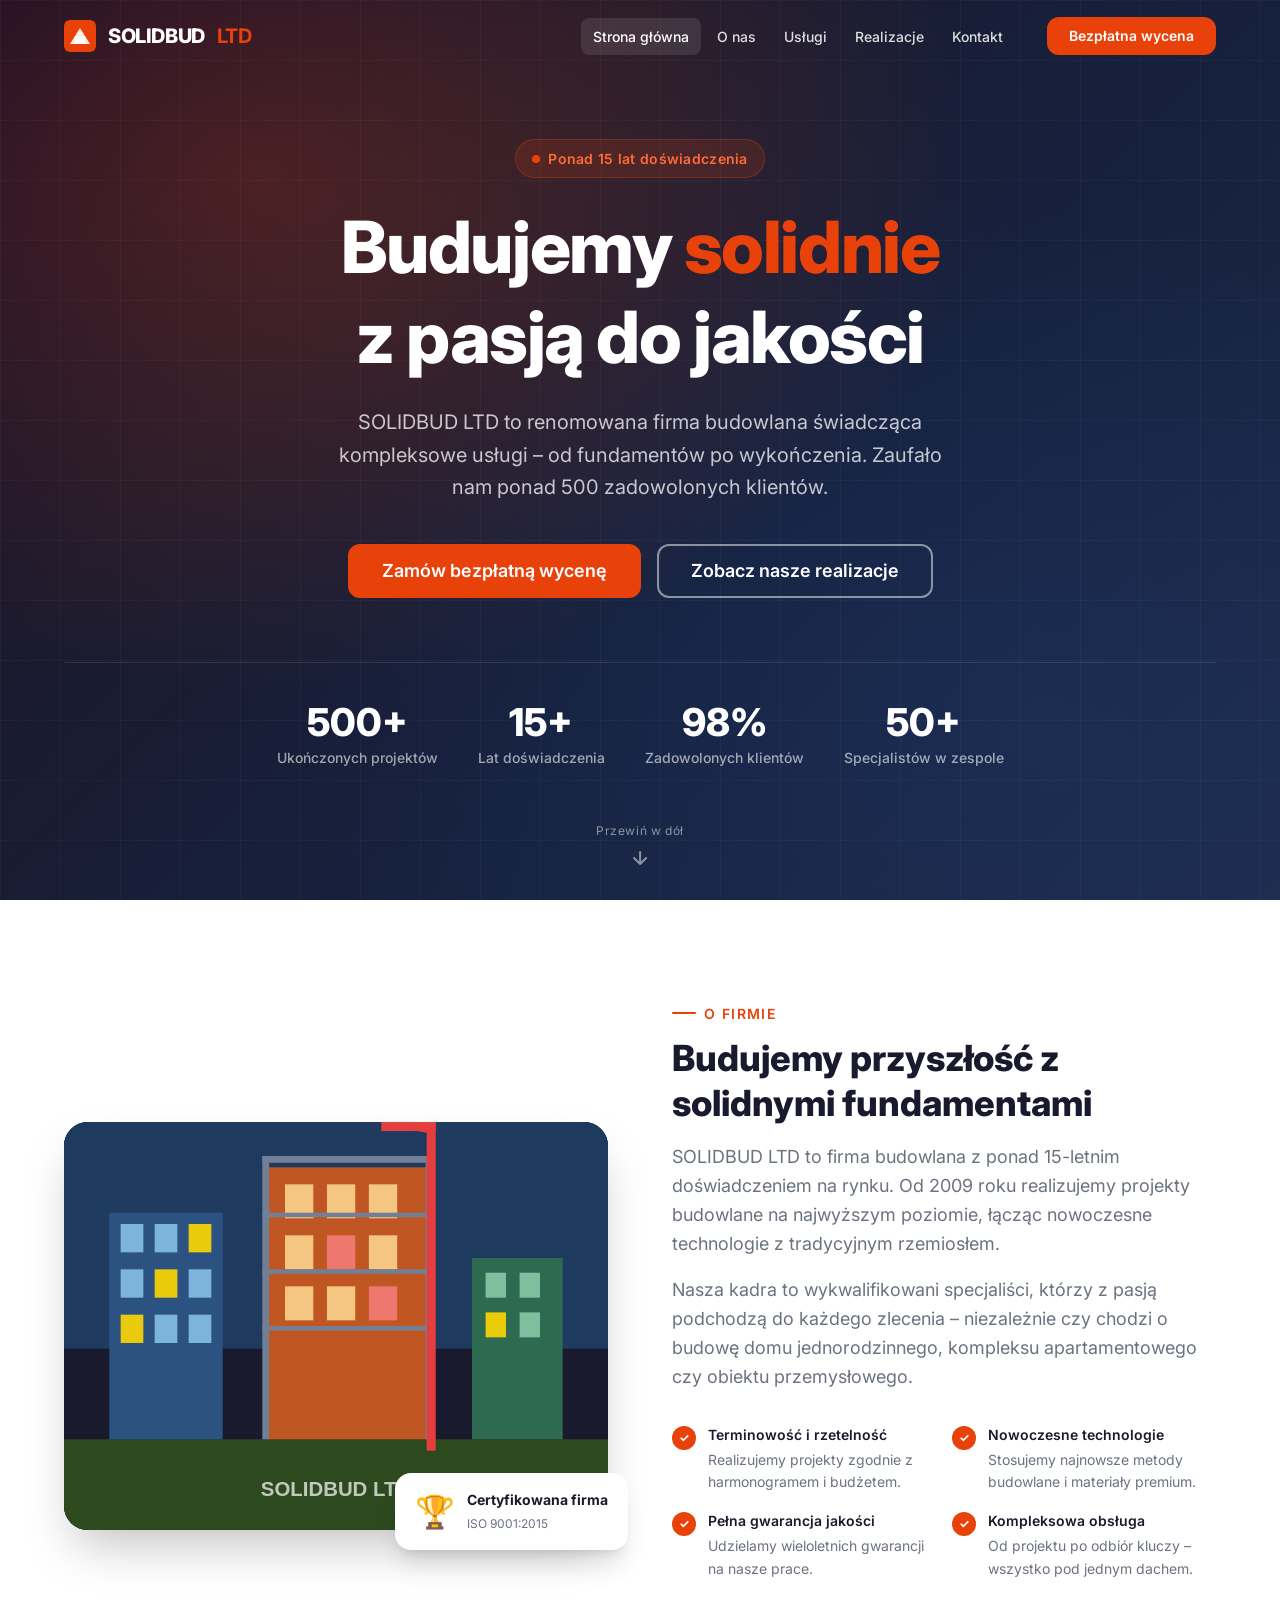
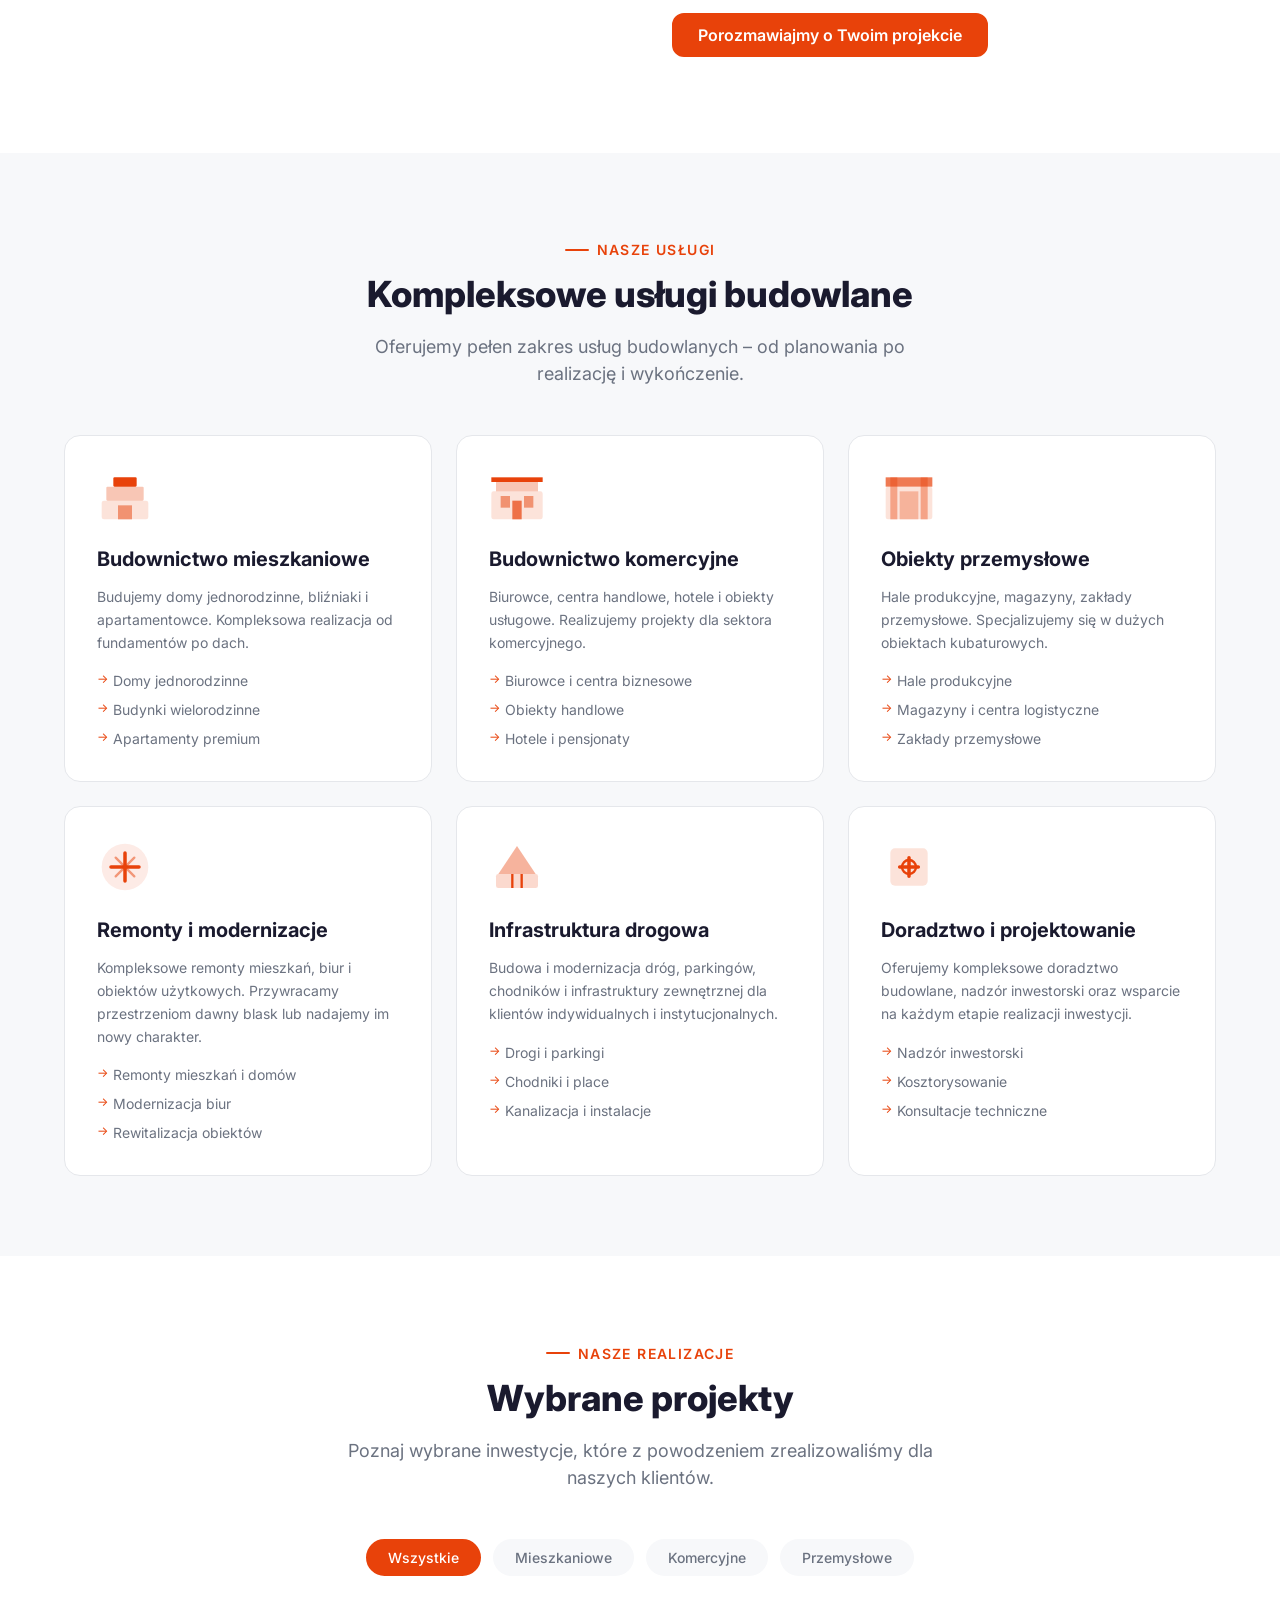
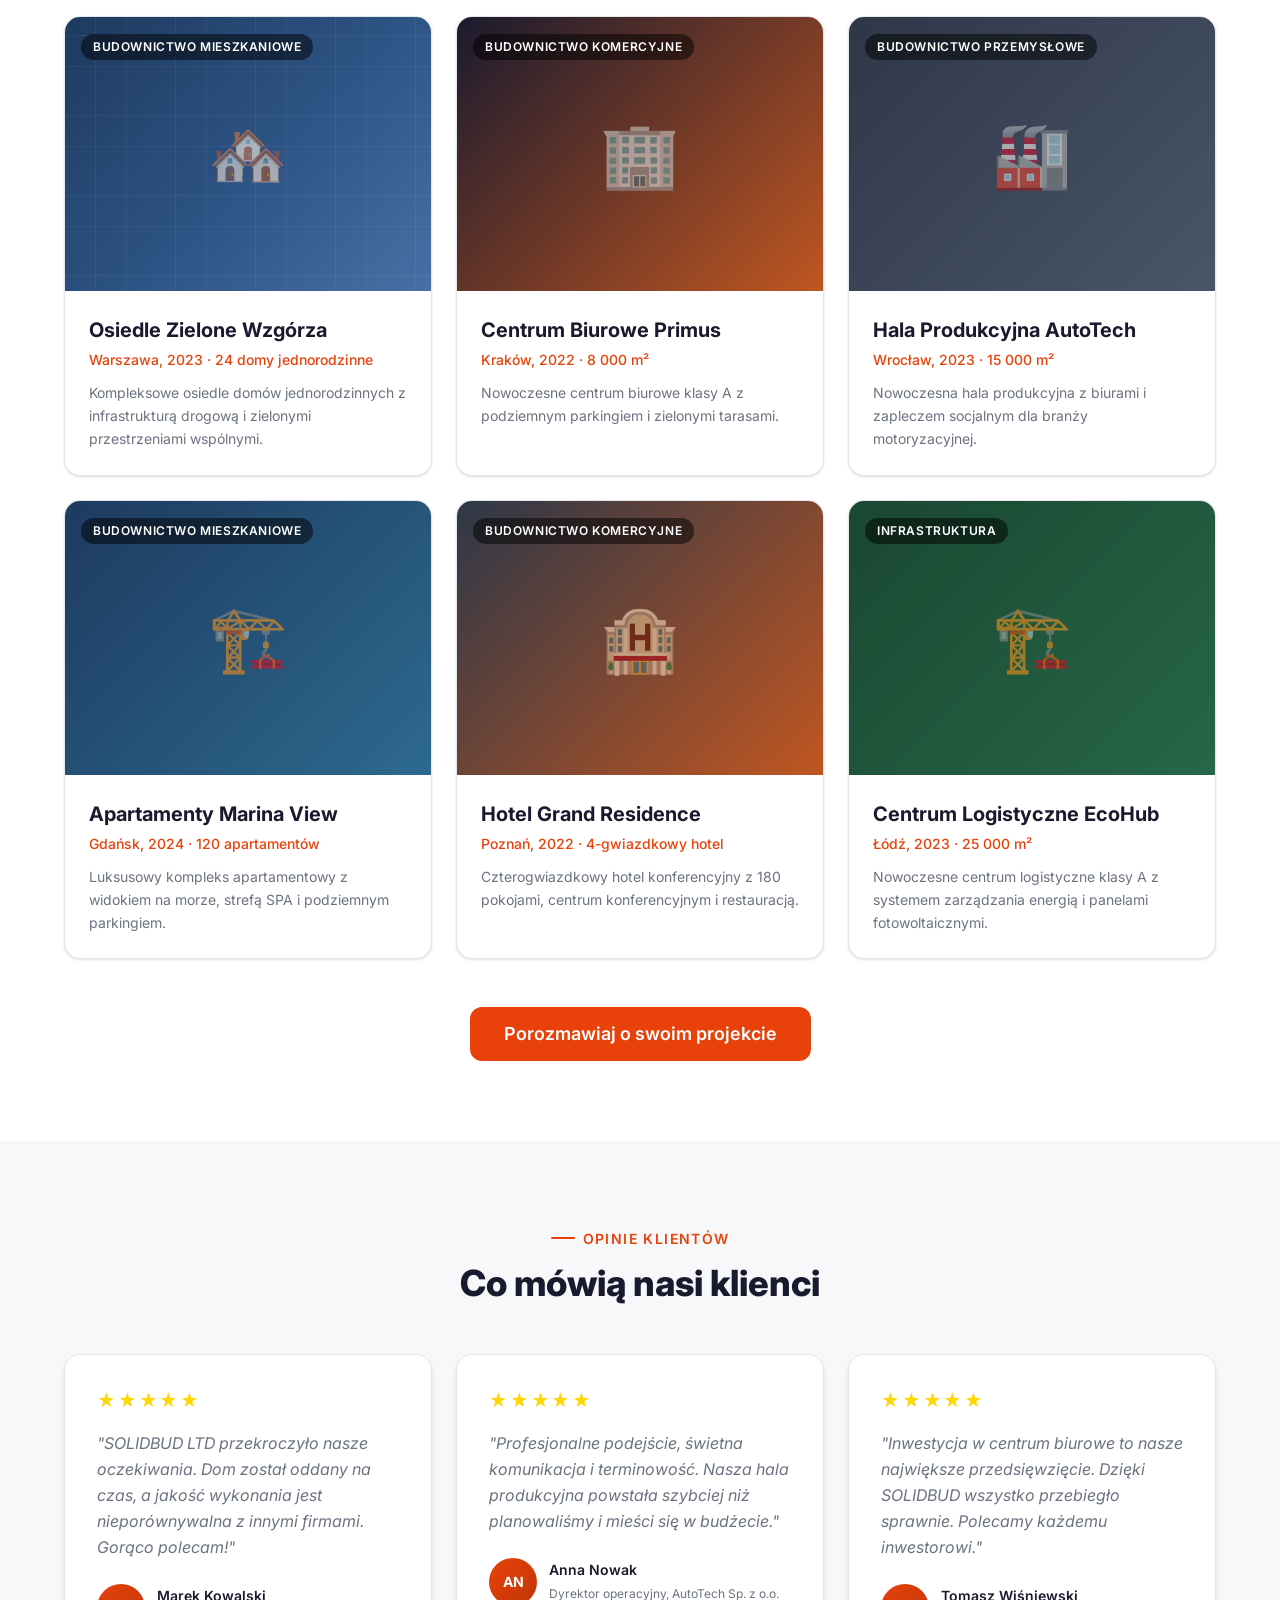
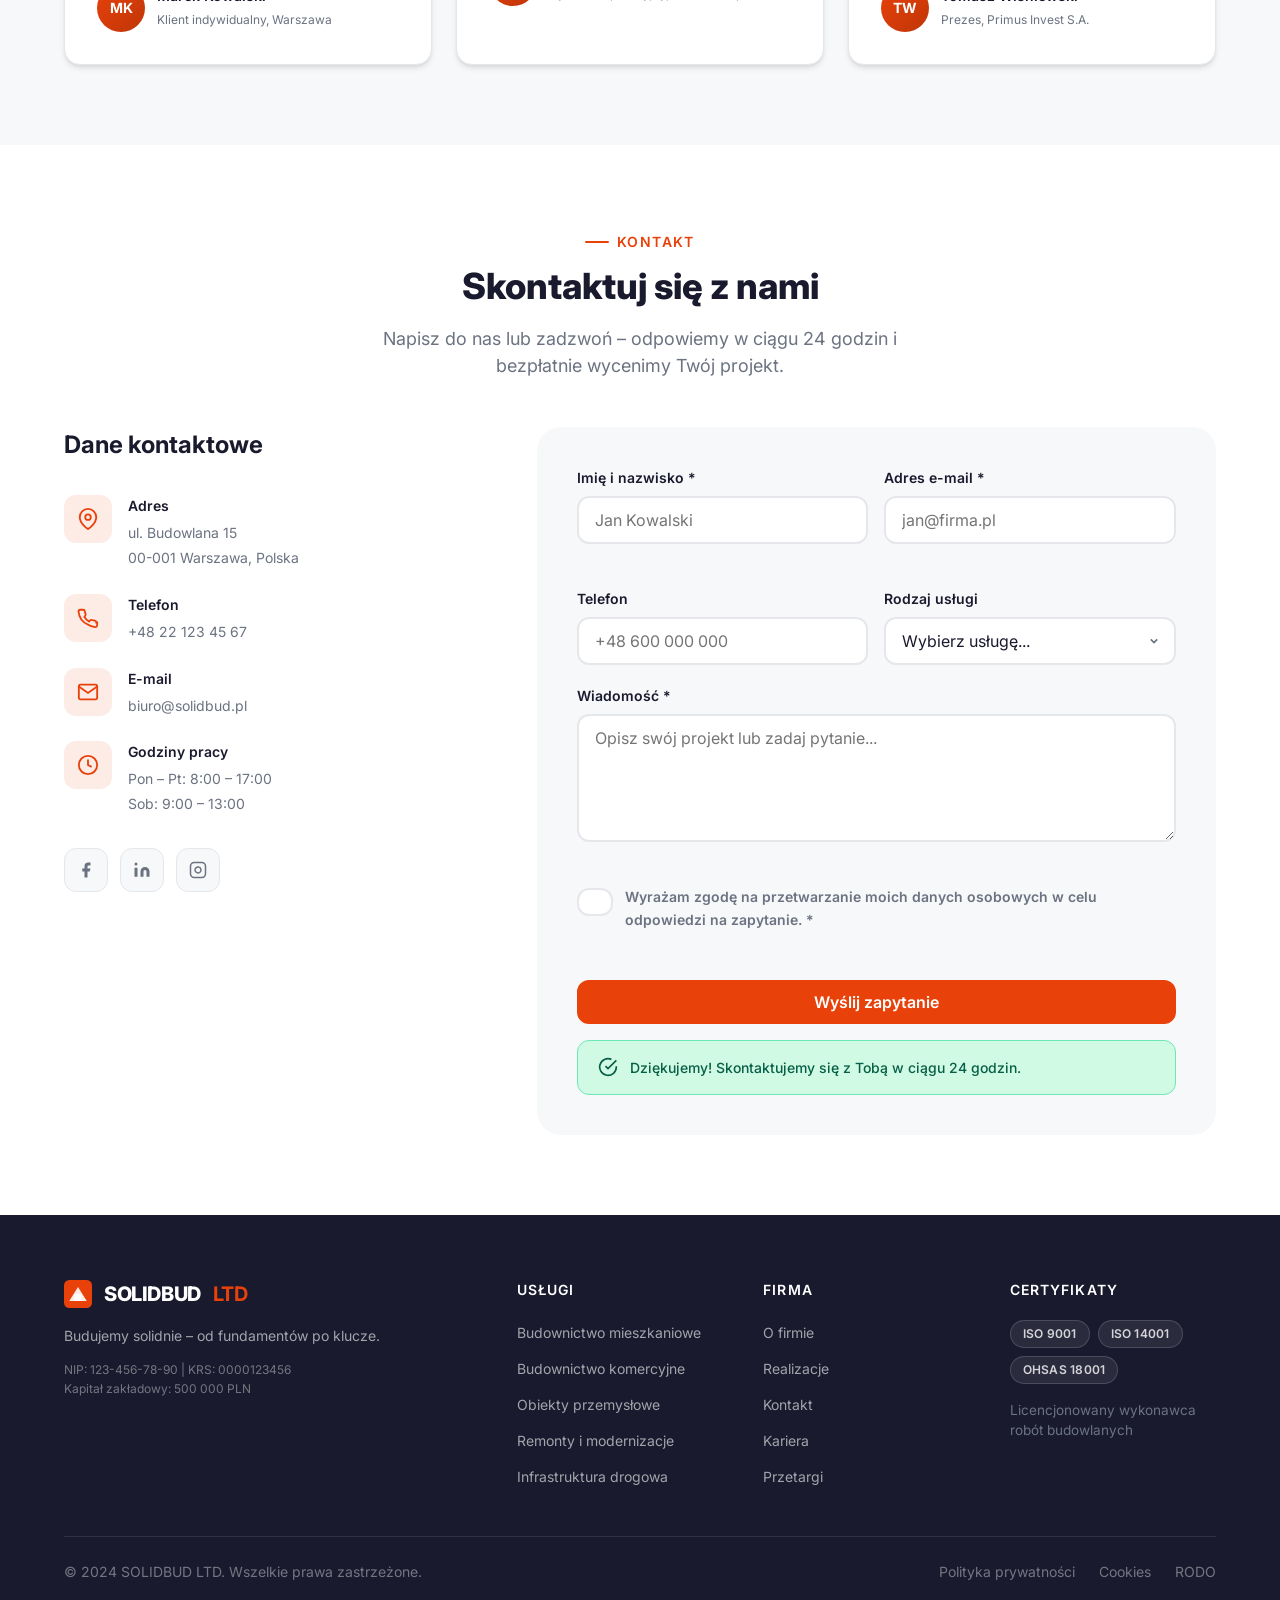
<file: index.html>
<!DOCTYPE html>
<html lang="pl">
<head>
  <meta charset="UTF-8" />
  <meta name="viewport" content="width=device-width, initial-scale=1.0" />
  <meta name="description" content="SOLIDBUD LTD – profesjonalne usługi budowlane i remontowe. Budownictwo mieszkaniowe, komercyjne i przemysłowe najwyższej jakości." />
  <meta name="keywords" content="budowa, remonty, budownictwo, SOLIDBUD, firma budowlana, Polska" />
  <title>SOLIDBUD LTD – Profesjonalne Usługi Budowlane</title>
  <link rel="stylesheet" href="css/style.css" />
  <link rel="preconnect" href="https://fonts.googleapis.com" />
  <link rel="preconnect" href="https://fonts.gstatic.com" crossorigin />
  <link href="https://fonts.googleapis.com/css2?family=Inter:wght@300;400;500;600;700;800&display=swap" rel="stylesheet" />
</head>
<body>

  <!-- ===== NAVIGATION ===== -->
  <header class="header" id="header">
    <nav class="nav container">
      <a href="#home" class="nav__logo">
        <span class="nav__logo-icon">
          <svg width="32" height="32" viewBox="0 0 32 32" fill="none" xmlns="http://www.w3.org/2000/svg" aria-hidden="true">
            <rect width="32" height="32" rx="6" fill="#E8420A"/>
            <path d="M6 24L16 8L26 24H6Z" fill="white" opacity="0.9"/>
            <rect x="12" y="16" width="8" height="8" fill="white"/>
          </svg>
        </span>
        SOLIDBUD <span class="nav__logo-ltd">LTD</span>
      </a>

      <ul class="nav__menu" id="nav-menu">
        <li class="nav__item"><a href="#home" class="nav__link active">Strona główna</a></li>
        <li class="nav__item"><a href="#about" class="nav__link">O nas</a></li>
        <li class="nav__item"><a href="#services" class="nav__link">Usługi</a></li>
        <li class="nav__item"><a href="#projects" class="nav__link">Realizacje</a></li>
        <li class="nav__item"><a href="#contact" class="nav__link">Kontakt</a></li>
      </ul>

      <a href="#contact" class="btn btn--primary nav__cta">Bezpłatna wycena</a>

      <button class="nav__toggle" id="nav-toggle" aria-label="Otwórz menu" aria-expanded="false">
        <span></span><span></span><span></span>
      </button>
    </nav>
  </header>

  <!-- ===== HERO ===== -->
  <section class="hero" id="home">
    <div class="hero__bg"></div>
    <div class="container hero__content">
      <span class="hero__badge">Ponad 15 lat doświadczenia</span>
      <h1 class="hero__title">
        Budujemy <span class="hero__title--accent">solidnie</span><br/>z pasją do jakości
      </h1>
      <p class="hero__subtitle">
        SOLIDBUD LTD to renomowana firma budowlana świadcząca kompleksowe usługi – od fundamentów po wykończenia. Zaufało nam ponad 500 zadowolonych klientów.
      </p>
      <div class="hero__actions">
        <a href="#contact" class="btn btn--primary btn--lg">Zamów bezpłatną wycenę</a>
        <a href="#projects" class="btn btn--outline btn--lg">Zobacz nasze realizacje</a>
      </div>
      <div class="hero__stats">
        <div class="stat">
          <span class="stat__number">500+</span>
          <span class="stat__label">Ukończonych projektów</span>
        </div>
        <div class="stat">
          <span class="stat__number">15+</span>
          <span class="stat__label">Lat doświadczenia</span>
        </div>
        <div class="stat">
          <span class="stat__number">98%</span>
          <span class="stat__label">Zadowolonych klientów</span>
        </div>
        <div class="stat">
          <span class="stat__number">50+</span>
          <span class="stat__label">Specjalistów w zespole</span>
        </div>
      </div>
    </div>
    <div class="hero__scroll-indicator">
      <span>Przewiń w dół</span>
      <svg width="20" height="20" viewBox="0 0 20 20" fill="none" aria-hidden="true"><path d="M10 4v12M4 10l6 6 6-6" stroke="currentColor" stroke-width="2" stroke-linecap="round" stroke-linejoin="round"/></svg>
    </div>
  </section>

  <!-- ===== ABOUT ===== -->
  <section class="about section" id="about">
    <div class="container">
      <div class="about__grid">
        <div class="about__visual">
          <div class="about__image-wrapper">
            <div class="about__image about__image--main">
              <svg viewBox="0 0 480 360" xmlns="http://www.w3.org/2000/svg" aria-hidden="true">
                <rect width="480" height="360" fill="#1a1a2e"/>
                <!-- Sky -->
                <rect width="480" height="200" fill="#1e3a5f"/>
                <!-- Ground -->
                <rect y="280" width="480" height="80" fill="#2d4a1e"/>
                <!-- Building 1 -->
                <rect x="40" y="80" width="100" height="200" fill="#2c5282"/>
                <rect x="50" y="90" width="20" height="25" fill="#90cdf4" opacity="0.8"/>
                <rect x="80" y="90" width="20" height="25" fill="#90cdf4" opacity="0.8"/>
                <rect x="110" y="90" width="20" height="25" fill="#ffd700" opacity="0.9"/>
                <rect x="50" y="130" width="20" height="25" fill="#90cdf4" opacity="0.8"/>
                <rect x="80" y="130" width="20" height="25" fill="#ffd700" opacity="0.9"/>
                <rect x="110" y="130" width="20" height="25" fill="#90cdf4" opacity="0.8"/>
                <rect x="50" y="170" width="20" height="25" fill="#ffd700" opacity="0.9"/>
                <rect x="80" y="170" width="20" height="25" fill="#90cdf4" opacity="0.8"/>
                <rect x="110" y="170" width="20" height="25" fill="#90cdf4" opacity="0.8"/>
                <!-- Building 2 (main, under construction) -->
                <rect x="180" y="40" width="140" height="240" fill="#c05621"/>
                <rect x="195" y="55" width="25" height="30" fill="#fbd38d" opacity="0.9"/>
                <rect x="232" y="55" width="25" height="30" fill="#fbd38d" opacity="0.9"/>
                <rect x="269" y="55" width="25" height="30" fill="#fbd38d" opacity="0.9"/>
                <rect x="195" y="100" width="25" height="30" fill="#fbd38d" opacity="0.9"/>
                <rect x="232" y="100" width="25" height="30" fill="#fc8181" opacity="0.8"/>
                <rect x="269" y="100" width="25" height="30" fill="#fbd38d" opacity="0.9"/>
                <rect x="195" y="145" width="25" height="30" fill="#fbd38d" opacity="0.9"/>
                <rect x="232" y="145" width="25" height="30" fill="#fbd38d" opacity="0.9"/>
                <rect x="269" y="145" width="25" height="30" fill="#fc8181" opacity="0.8"/>
                <!-- Scaffold -->
                <rect x="175" y="30" width="6" height="250" fill="#718096"/>
                <rect x="319" y="30" width="6" height="250" fill="#718096"/>
                <rect x="175" y="30" width="150" height="6" fill="#718096"/>
                <rect x="175" y="80" width="150" height="4" fill="#718096"/>
                <rect x="175" y="130" width="150" height="4" fill="#718096"/>
                <rect x="175" y="180" width="150" height="4" fill="#718096"/>
                <!-- Building 3 -->
                <rect x="360" y="120" width="80" height="160" fill="#2d6a4f"/>
                <rect x="372" y="133" width="18" height="22" fill="#95d5b2" opacity="0.8"/>
                <rect x="402" y="133" width="18" height="22" fill="#95d5b2" opacity="0.8"/>
                <rect x="372" y="168" width="18" height="22" fill="#ffd700" opacity="0.9"/>
                <rect x="402" y="168" width="18" height="22" fill="#95d5b2" opacity="0.8"/>
                <!-- Crane -->
                <rect x="320" y="0" width="8" height="290" fill="#e53e3e"/>
                <rect x="280" y="0" width="48" height="8" fill="#e53e3e"/>
                <line x1="320" y1="8" x2="280" y2="0" stroke="#e53e3e" stroke-width="3"/>
                <!-- SOLIDBUD text -->
                <text x="240" y="330" font-family="Arial" font-weight="bold" font-size="18" fill="white" text-anchor="middle" opacity="0.7">SOLIDBUD LTD</text>
              </svg>
            </div>
            <div class="about__badge-card">
              <div class="about__badge-icon">🏆</div>
              <div>
                <strong>Certyfikowana firma</strong>
                <span>ISO 9001:2015</span>
              </div>
            </div>
          </div>
        </div>

        <div class="about__content">
          <div class="section__label">O firmie</div>
          <h2 class="section__title">Budujemy przyszłość z solidnymi fundamentami</h2>
          <p class="about__text">
            SOLIDBUD LTD to firma budowlana z ponad 15-letnim doświadczeniem na rynku. Od 2009 roku realizujemy projekty budowlane na najwyższym poziomie, łącząc nowoczesne technologie z tradycyjnym rzemiosłem.
          </p>
          <p class="about__text">
            Nasza kadra to wykwalifikowani specjaliści, którzy z pasją podchodzą do każdego zlecenia – niezależnie czy chodzi o budowę domu jednorodzinnego, kompleksu apartamentowego czy obiektu przemysłowego.
          </p>

          <div class="about__features">
            <div class="feature">
              <div class="feature__icon">✓</div>
              <div>
                <strong>Terminowość i rzetelność</strong>
                <p>Realizujemy projekty zgodnie z harmonogramem i budżetem.</p>
              </div>
            </div>
            <div class="feature">
              <div class="feature__icon">✓</div>
              <div>
                <strong>Nowoczesne technologie</strong>
                <p>Stosujemy najnowsze metody budowlane i materiały premium.</p>
              </div>
            </div>
            <div class="feature">
              <div class="feature__icon">✓</div>
              <div>
                <strong>Pełna gwarancja jakości</strong>
                <p>Udzielamy wieloletnich gwarancji na nasze prace.</p>
              </div>
            </div>
            <div class="feature">
              <div class="feature__icon">✓</div>
              <div>
                <strong>Kompleksowa obsługa</strong>
                <p>Od projektu po odbiór kluczy – wszystko pod jednym dachem.</p>
              </div>
            </div>
          </div>

          <a href="#contact" class="btn btn--primary">Porozmawiajmy o Twoim projekcie</a>
        </div>
      </div>
    </div>
  </section>

  <!-- ===== SERVICES ===== -->
  <section class="services section section--gray" id="services">
    <div class="container">
      <div class="section__header">
        <div class="section__label">Nasze usługi</div>
        <h2 class="section__title">Kompleksowe usługi budowlane</h2>
        <p class="section__subtitle">Oferujemy pełen zakres usług budowlanych – od planowania po realizację i wykończenie.</p>
      </div>

      <div class="services__grid">

        <div class="service-card">
          <div class="service-card__icon">
            <svg viewBox="0 0 48 48" fill="none" xmlns="http://www.w3.org/2000/svg" aria-hidden="true">
              <rect x="4" y="28" width="40" height="16" rx="2" fill="currentColor" opacity="0.15"/>
              <rect x="8" y="16" width="32" height="12" rx="1" fill="currentColor" opacity="0.3"/>
              <rect x="14" y="8" width="20" height="8" rx="1" fill="currentColor"/>
              <rect x="18" y="32" width="12" height="12" fill="currentColor" opacity="0.5"/>
            </svg>
          </div>
          <h3 class="service-card__title">Budownictwo mieszkaniowe</h3>
          <p class="service-card__text">Budujemy domy jednorodzinne, bliźniaki i apartamentowce. Kompleksowa realizacja od fundamentów po dach.</p>
          <ul class="service-card__list">
            <li>Domy jednorodzinne</li>
            <li>Budynki wielorodzinne</li>
            <li>Apartamenty premium</li>
          </ul>
        </div>

        <div class="service-card">
          <div class="service-card__icon">
            <svg viewBox="0 0 48 48" fill="none" xmlns="http://www.w3.org/2000/svg" aria-hidden="true">
              <rect x="2" y="20" width="44" height="24" rx="2" fill="currentColor" opacity="0.15"/>
              <rect x="6" y="12" width="36" height="8" fill="currentColor" opacity="0.3"/>
              <rect x="2" y="8" width="44" height="4" fill="currentColor"/>
              <rect x="10" y="24" width="8" height="10" fill="currentColor" opacity="0.5"/>
              <rect x="30" y="24" width="8" height="10" fill="currentColor" opacity="0.5"/>
              <rect x="20" y="28" width="8" height="16" fill="currentColor" opacity="0.7"/>
            </svg>
          </div>
          <h3 class="service-card__title">Budownictwo komercyjne</h3>
          <p class="service-card__text">Biurowce, centra handlowe, hotele i obiekty usługowe. Realizujemy projekty dla sektora komercyjnego.</p>
          <ul class="service-card__list">
            <li>Biurowce i centra biznesowe</li>
            <li>Obiekty handlowe</li>
            <li>Hotele i pensjonaty</li>
          </ul>
        </div>

        <div class="service-card">
          <div class="service-card__icon">
            <svg viewBox="0 0 48 48" fill="none" xmlns="http://www.w3.org/2000/svg" aria-hidden="true">
              <rect x="4" y="16" width="40" height="28" rx="2" fill="currentColor" opacity="0.15"/>
              <rect x="8" y="8" width="6" height="36" fill="currentColor" opacity="0.4"/>
              <rect x="34" y="8" width="6" height="36" fill="currentColor" opacity="0.4"/>
              <rect x="4" y="8" width="40" height="8" fill="currentColor" opacity="0.7"/>
              <rect x="16" y="20" width="16" height="24" fill="currentColor" opacity="0.3"/>
            </svg>
          </div>
          <h3 class="service-card__title">Obiekty przemysłowe</h3>
          <p class="service-card__text">Hale produkcyjne, magazyny, zakłady przemysłowe. Specjalizujemy się w dużych obiektach kubaturowych.</p>
          <ul class="service-card__list">
            <li>Hale produkcyjne</li>
            <li>Magazyny i centra logistyczne</li>
            <li>Zakłady przemysłowe</li>
          </ul>
        </div>

        <div class="service-card">
          <div class="service-card__icon">
            <svg viewBox="0 0 48 48" fill="none" xmlns="http://www.w3.org/2000/svg" aria-hidden="true">
              <circle cx="24" cy="24" r="20" fill="currentColor" opacity="0.1"/>
              <path d="M12 24h24M24 12v24" stroke="currentColor" stroke-width="3" stroke-linecap="round"/>
              <path d="M16 16l16 16M32 16L16 32" stroke="currentColor" stroke-width="2" stroke-linecap="round" opacity="0.5"/>
            </svg>
          </div>
          <h3 class="service-card__title">Remonty i modernizacje</h3>
          <p class="service-card__text">Kompleksowe remonty mieszkań, biur i obiektów użytkowych. Przywracamy przestrzeniom dawny blask lub nadajemy im nowy charakter.</p>
          <ul class="service-card__list">
            <li>Remonty mieszkań i domów</li>
            <li>Modernizacja biur</li>
            <li>Rewitalizacja obiektów</li>
          </ul>
        </div>

        <div class="service-card">
          <div class="service-card__icon">
            <svg viewBox="0 0 48 48" fill="none" xmlns="http://www.w3.org/2000/svg" aria-hidden="true">
              <rect x="6" y="30" width="36" height="12" rx="2" fill="currentColor" opacity="0.2"/>
              <path d="M24 6L8 30h32L24 6z" fill="currentColor" opacity="0.4"/>
              <path d="M20 30v12M28 30v12" stroke="currentColor" stroke-width="2"/>
            </svg>
          </div>
          <h3 class="service-card__title">Infrastruktura drogowa</h3>
          <p class="service-card__text">Budowa i modernizacja dróg, parkingów, chodników i infrastruktury zewnętrznej dla klientów indywidualnych i instytucjonalnych.</p>
          <ul class="service-card__list">
            <li>Drogi i parkingi</li>
            <li>Chodniki i place</li>
            <li>Kanalizacja i instalacje</li>
          </ul>
        </div>

        <div class="service-card">
          <div class="service-card__icon">
            <svg viewBox="0 0 48 48" fill="none" xmlns="http://www.w3.org/2000/svg" aria-hidden="true">
              <rect x="8" y="8" width="32" height="32" rx="4" fill="currentColor" opacity="0.15"/>
              <path d="M16 24h16M24 16v16" stroke="currentColor" stroke-width="3" stroke-linecap="round"/>
              <circle cx="24" cy="24" r="6" stroke="currentColor" stroke-width="2"/>
            </svg>
          </div>
          <h3 class="service-card__title">Doradztwo i projektowanie</h3>
          <p class="service-card__text">Oferujemy kompleksowe doradztwo budowlane, nadzór inwestorski oraz wsparcie na każdym etapie realizacji inwestycji.</p>
          <ul class="service-card__list">
            <li>Nadzór inwestorski</li>
            <li>Kosztorysowanie</li>
            <li>Konsultacje techniczne</li>
          </ul>
        </div>

      </div>
    </div>
  </section>

  <!-- ===== PROJECTS ===== -->
  <section class="projects section" id="projects">
    <div class="container">
      <div class="section__header">
        <div class="section__label">Nasze realizacje</div>
        <h2 class="section__title">Wybrane projekty</h2>
        <p class="section__subtitle">Poznaj wybrane inwestycje, które z powodzeniem zrealizowaliśmy dla naszych klientów.</p>
      </div>

      <div class="projects__filter">
        <button class="filter-btn active" data-filter="all">Wszystkie</button>
        <button class="filter-btn" data-filter="residential">Mieszkaniowe</button>
        <button class="filter-btn" data-filter="commercial">Komercyjne</button>
        <button class="filter-btn" data-filter="industrial">Przemysłowe</button>
      </div>

      <div class="projects__grid" id="projects-grid">

        <div class="project-card" data-category="residential">
          <div class="project-card__image project-card__image--1">
            <div class="project-card__overlay">
              <span class="project-card__category">Budownictwo mieszkaniowe</span>
            </div>
          </div>
          <div class="project-card__content">
            <h3 class="project-card__title">Osiedle Zielone Wzgórza</h3>
            <p class="project-card__meta">Warszawa, 2023 · 24 domy jednorodzinne</p>
            <p class="project-card__text">Kompleksowe osiedle domów jednorodzinnych z infrastrukturą drogową i zielonymi przestrzeniami wspólnymi.</p>
          </div>
        </div>

        <div class="project-card" data-category="commercial">
          <div class="project-card__image project-card__image--2">
            <div class="project-card__overlay">
              <span class="project-card__category">Budownictwo komercyjne</span>
            </div>
          </div>
          <div class="project-card__content">
            <h3 class="project-card__title">Centrum Biurowe Primus</h3>
            <p class="project-card__meta">Kraków, 2022 · 8 000 m²</p>
            <p class="project-card__text">Nowoczesne centrum biurowe klasy A z podziemnym parkingiem i zielonymi tarasami.</p>
          </div>
        </div>

        <div class="project-card" data-category="industrial">
          <div class="project-card__image project-card__image--3">
            <div class="project-card__overlay">
              <span class="project-card__category">Budownictwo przemysłowe</span>
            </div>
          </div>
          <div class="project-card__content">
            <h3 class="project-card__title">Hala Produkcyjna AutoTech</h3>
            <p class="project-card__meta">Wrocław, 2023 · 15 000 m²</p>
            <p class="project-card__text">Nowoczesna hala produkcyjna z biurami i zapleczem socjalnym dla branży motoryzacyjnej.</p>
          </div>
        </div>

        <div class="project-card" data-category="residential">
          <div class="project-card__image project-card__image--4">
            <div class="project-card__overlay">
              <span class="project-card__category">Budownictwo mieszkaniowe</span>
            </div>
          </div>
          <div class="project-card__content">
            <h3 class="project-card__title">Apartamenty Marina View</h3>
            <p class="project-card__meta">Gdańsk, 2024 · 120 apartamentów</p>
            <p class="project-card__text">Luksusowy kompleks apartamentowy z widokiem na morze, strefą SPA i podziemnym parkingiem.</p>
          </div>
        </div>

        <div class="project-card" data-category="commercial">
          <div class="project-card__image project-card__image--5">
            <div class="project-card__overlay">
              <span class="project-card__category">Budownictwo komercyjne</span>
            </div>
          </div>
          <div class="project-card__content">
            <h3 class="project-card__title">Hotel Grand Residence</h3>
            <p class="project-card__meta">Poznań, 2022 · 4-gwiazdkowy hotel</p>
            <p class="project-card__text">Czterogwiazdkowy hotel konferencyjny z 180 pokojami, centrum konferencyjnym i restauracją.</p>
          </div>
        </div>

        <div class="project-card" data-category="industrial">
          <div class="project-card__image project-card__image--6">
            <div class="project-card__overlay">
              <span class="project-card__category">Infrastruktura</span>
            </div>
          </div>
          <div class="project-card__content">
            <h3 class="project-card__title">Centrum Logistyczne EcoHub</h3>
            <p class="project-card__meta">Łódź, 2023 · 25 000 m²</p>
            <p class="project-card__text">Nowoczesne centrum logistyczne klasy A z systemem zarządzania energią i panelami fotowoltaicznymi.</p>
          </div>
        </div>

      </div>

      <div class="projects__cta">
        <a href="#contact" class="btn btn--primary btn--lg">Porozmawiaj o swoim projekcie</a>
      </div>
    </div>
  </section>

  <!-- ===== TESTIMONIALS ===== -->
  <section class="testimonials section section--gray">
    <div class="container">
      <div class="section__header">
        <div class="section__label">Opinie klientów</div>
        <h2 class="section__title">Co mówią nasi klienci</h2>
      </div>
      <div class="testimonials__grid">

        <div class="testimonial-card">
          <div class="testimonial-card__stars">★★★★★</div>
          <p class="testimonial-card__text">"SOLIDBUD LTD przekroczyło nasze oczekiwania. Dom został oddany na czas, a jakość wykonania jest nieporównywalna z innymi firmami. Gorąco polecam!"</p>
          <div class="testimonial-card__author">
            <div class="testimonial-card__avatar">MK</div>
            <div>
              <strong>Marek Kowalski</strong>
              <span>Klient indywidualny, Warszawa</span>
            </div>
          </div>
        </div>

        <div class="testimonial-card">
          <div class="testimonial-card__stars">★★★★★</div>
          <p class="testimonial-card__text">"Profesjonalne podejście, świetna komunikacja i terminowość. Nasza hala produkcyjna powstała szybciej niż planowaliśmy i mieści się w budżecie."</p>
          <div class="testimonial-card__author">
            <div class="testimonial-card__avatar">AN</div>
            <div>
              <strong>Anna Nowak</strong>
              <span>Dyrektor operacyjny, AutoTech Sp. z o.o.</span>
            </div>
          </div>
        </div>

        <div class="testimonial-card">
          <div class="testimonial-card__stars">★★★★★</div>
          <p class="testimonial-card__text">"Inwestycja w centrum biurowe to nasze największe przedsięwzięcie. Dzięki SOLIDBUD wszystko przebiegło sprawnie. Polecamy każdemu inwestorowi."</p>
          <div class="testimonial-card__author">
            <div class="testimonial-card__avatar">TW</div>
            <div>
              <strong>Tomasz Wiśniewski</strong>
              <span>Prezes, Primus Invest S.A.</span>
            </div>
          </div>
        </div>

      </div>
    </div>
  </section>

  <!-- ===== CONTACT ===== -->
  <section class="contact section" id="contact">
    <div class="container">
      <div class="section__header">
        <div class="section__label">Kontakt</div>
        <h2 class="section__title">Skontaktuj się z nami</h2>
        <p class="section__subtitle">Napisz do nas lub zadzwoń – odpowiemy w ciągu 24 godzin i bezpłatnie wycenimy Twój projekt.</p>
      </div>

      <div class="contact__grid">
        <div class="contact__info">
          <h3>Dane kontaktowe</h3>

          <div class="contact-item">
            <div class="contact-item__icon">
              <svg viewBox="0 0 24 24" fill="none" stroke="currentColor" stroke-width="2" aria-hidden="true"><path d="M21 10c0 7-9 13-9 13s-9-6-9-13a9 9 0 0 1 18 0z"/><circle cx="12" cy="10" r="3"/></svg>
            </div>
            <div>
              <strong>Adres</strong>
              <span>ul. Budowlana 15<br/>00-001 Warszawa, Polska</span>
            </div>
          </div>

          <div class="contact-item">
            <div class="contact-item__icon">
              <svg viewBox="0 0 24 24" fill="none" stroke="currentColor" stroke-width="2" aria-hidden="true"><path d="M22 16.92v3a2 2 0 0 1-2.18 2 19.79 19.79 0 0 1-8.63-3.07A19.5 19.5 0 0 1 4.69 13.6a19.79 19.79 0 0 1-3.07-8.67A2 2 0 0 1 3.6 3h3a2 2 0 0 1 2 1.72 12.84 12.84 0 0 0 .7 2.81 2 2 0 0 1-.45 2.11L8.09 10.91a16 16 0 0 0 5 5l1.27-1.27a2 2 0 0 1 2.11-.45 12.84 12.84 0 0 0 2.81.7A2 2 0 0 1 21 16.92z"/></svg>
            </div>
            <div>
              <strong>Telefon</strong>
              <a href="tel:+48221234567">+48 22 123 45 67</a>
            </div>
          </div>

          <div class="contact-item">
            <div class="contact-item__icon">
              <svg viewBox="0 0 24 24" fill="none" stroke="currentColor" stroke-width="2" aria-hidden="true"><path d="M4 4h16c1.1 0 2 .9 2 2v12c0 1.1-.9 2-2 2H4c-1.1 0-2-.9-2-2V6c0-1.1.9-2 2-2z"/><polyline points="22,6 12,13 2,6"/></svg>
            </div>
            <div>
              <strong>E-mail</strong>
              <a href="mailto:biuro@solidbud.pl">biuro@solidbud.pl</a>
            </div>
          </div>

          <div class="contact-item">
            <div class="contact-item__icon">
              <svg viewBox="0 0 24 24" fill="none" stroke="currentColor" stroke-width="2" aria-hidden="true"><circle cx="12" cy="12" r="10"/><polyline points="12 6 12 12 16 14"/></svg>
            </div>
            <div>
              <strong>Godziny pracy</strong>
              <span>Pon – Pt: 8:00 – 17:00<br/>Sob: 9:00 – 13:00</span>
            </div>
          </div>

          <div class="contact__social">
            <a href="#" class="social-link" aria-label="Facebook">
              <svg viewBox="0 0 24 24" fill="currentColor" aria-hidden="true"><path d="M18 2h-3a5 5 0 0 0-5 5v3H7v4h3v8h4v-8h3l1-4h-4V7a1 1 0 0 1 1-1h3z"/></svg>
            </a>
            <a href="#" class="social-link" aria-label="LinkedIn">
              <svg viewBox="0 0 24 24" fill="currentColor" aria-hidden="true"><path d="M16 8a6 6 0 0 1 6 6v7h-4v-7a2 2 0 0 0-2-2 2 2 0 0 0-2 2v7h-4v-7a6 6 0 0 1 6-6z"/><rect x="2" y="9" width="4" height="12"/><circle cx="4" cy="4" r="2"/></svg>
            </a>
            <a href="#" class="social-link" aria-label="Instagram">
              <svg viewBox="0 0 24 24" fill="none" stroke="currentColor" stroke-width="2" aria-hidden="true"><rect x="2" y="2" width="20" height="20" rx="5" ry="5"/><path d="M16 11.37A4 4 0 1 1 12.63 8 4 4 0 0 1 16 11.37z"/><line x1="17.5" y1="6.5" x2="17.51" y2="6.5"/></svg>
            </a>
          </div>
        </div>

        <div class="contact__form-wrapper">
          <form class="contact-form" id="contact-form" novalidate>
            <div class="form-row">
              <div class="form-group">
                <label for="name">Imię i nazwisko *</label>
                <input type="text" id="name" name="name" placeholder="Jan Kowalski" required />
                <span class="form-error" id="name-error"></span>
              </div>
              <div class="form-group">
                <label for="email">Adres e-mail *</label>
                <input type="email" id="email" name="email" placeholder="jan@firma.pl" required />
                <span class="form-error" id="email-error"></span>
              </div>
            </div>
            <div class="form-row">
              <div class="form-group">
                <label for="phone">Telefon</label>
                <input type="tel" id="phone" name="phone" placeholder="+48 600 000 000" />
              </div>
              <div class="form-group">
                <label for="service">Rodzaj usługi</label>
                <select id="service" name="service">
                  <option value="">Wybierz usługę...</option>
                  <option value="residential">Budownictwo mieszkaniowe</option>
                  <option value="commercial">Budownictwo komercyjne</option>
                  <option value="industrial">Obiekty przemysłowe</option>
                  <option value="renovation">Remonty i modernizacje</option>
                  <option value="infrastructure">Infrastruktura drogowa</option>
                  <option value="consulting">Doradztwo budowlane</option>
                  <option value="other">Inne</option>
                </select>
              </div>
            </div>
            <div class="form-group">
              <label for="message">Wiadomość *</label>
              <textarea id="message" name="message" rows="5" placeholder="Opisz swój projekt lub zadaj pytanie..." required></textarea>
              <span class="form-error" id="message-error"></span>
            </div>
            <div class="form-group form-group--checkbox">
              <label class="checkbox-label">
                <input type="checkbox" id="consent" name="consent" required />
                <span>Wyrażam zgodę na przetwarzanie moich danych osobowych w celu odpowiedzi na zapytanie. *</span>
              </label>
              <span class="form-error" id="consent-error"></span>
            </div>
            <button type="submit" class="btn btn--primary btn--full">
              <span class="btn__text">Wyślij zapytanie</span>
              <span class="btn__loading" hidden>Wysyłanie...</span>
            </button>
            <div class="form-success" id="form-success" hidden>
              <svg viewBox="0 0 24 24" fill="none" stroke="currentColor" stroke-width="2" aria-hidden="true"><path d="M22 11.08V12a10 10 0 1 1-5.93-9.14"/><polyline points="22 4 12 14.01 9 11.01"/></svg>
              Dziękujemy! Skontaktujemy się z Tobą w ciągu 24 godzin.
            </div>
          </form>
        </div>
      </div>
    </div>
  </section>

  <!-- ===== FOOTER ===== -->
  <footer class="footer">
    <div class="container">
      <div class="footer__grid">
        <div class="footer__brand">
          <a href="#home" class="nav__logo footer__logo">
            <span class="nav__logo-icon">
              <svg width="28" height="28" viewBox="0 0 32 32" fill="none" xmlns="http://www.w3.org/2000/svg" aria-hidden="true">
                <rect width="32" height="32" rx="6" fill="#E8420A"/>
                <path d="M6 24L16 8L26 24H6Z" fill="white" opacity="0.9"/>
                <rect x="12" y="16" width="8" height="8" fill="white"/>
              </svg>
            </span>
            SOLIDBUD <span class="nav__logo-ltd">LTD</span>
          </a>
          <p class="footer__tagline">Budujemy solidnie – od fundamentów po klucze.</p>
          <p class="footer__legal">NIP: 123-456-78-90 | KRS: 0000123456<br/>Kapitał zakładowy: 500 000 PLN</p>
        </div>

        <div class="footer__col">
          <h4>Usługi</h4>
          <ul>
            <li><a href="#services">Budownictwo mieszkaniowe</a></li>
            <li><a href="#services">Budownictwo komercyjne</a></li>
            <li><a href="#services">Obiekty przemysłowe</a></li>
            <li><a href="#services">Remonty i modernizacje</a></li>
            <li><a href="#services">Infrastruktura drogowa</a></li>
          </ul>
        </div>

        <div class="footer__col">
          <h4>Firma</h4>
          <ul>
            <li><a href="#about">O firmie</a></li>
            <li><a href="#projects">Realizacje</a></li>
            <li><a href="#contact">Kontakt</a></li>
            <li><a href="#">Kariera</a></li>
            <li><a href="#">Przetargi</a></li>
          </ul>
        </div>

        <div class="footer__col">
          <h4>Certyfikaty</h4>
          <div class="footer__certs">
            <div class="cert-badge">ISO 9001</div>
            <div class="cert-badge">ISO 14001</div>
            <div class="cert-badge">OHSAS 18001</div>
          </div>
          <p style="margin-top: 1rem; font-size: 0.85rem; color: var(--color-text-muted);">Licencjonowany wykonawca robót budowlanych</p>
        </div>
      </div>

      <div class="footer__bottom">
        <p>&copy; 2024 SOLIDBUD LTD. Wszelkie prawa zastrzeżone.</p>
        <div class="footer__bottom-links">
          <a href="#">Polityka prywatności</a>
          <a href="#">Cookies</a>
          <a href="#">RODO</a>
        </div>
      </div>
    </div>
  </footer>

  <!-- Back to top -->
  <button class="back-to-top" id="back-to-top" aria-label="Wróć na górę" hidden>
    <svg viewBox="0 0 24 24" fill="none" stroke="currentColor" stroke-width="2.5" aria-hidden="true"><path d="M18 15l-6-6-6 6"/></svg>
  </button>

  <script src="js/main.js"></script>
</body>
</html>
</file>
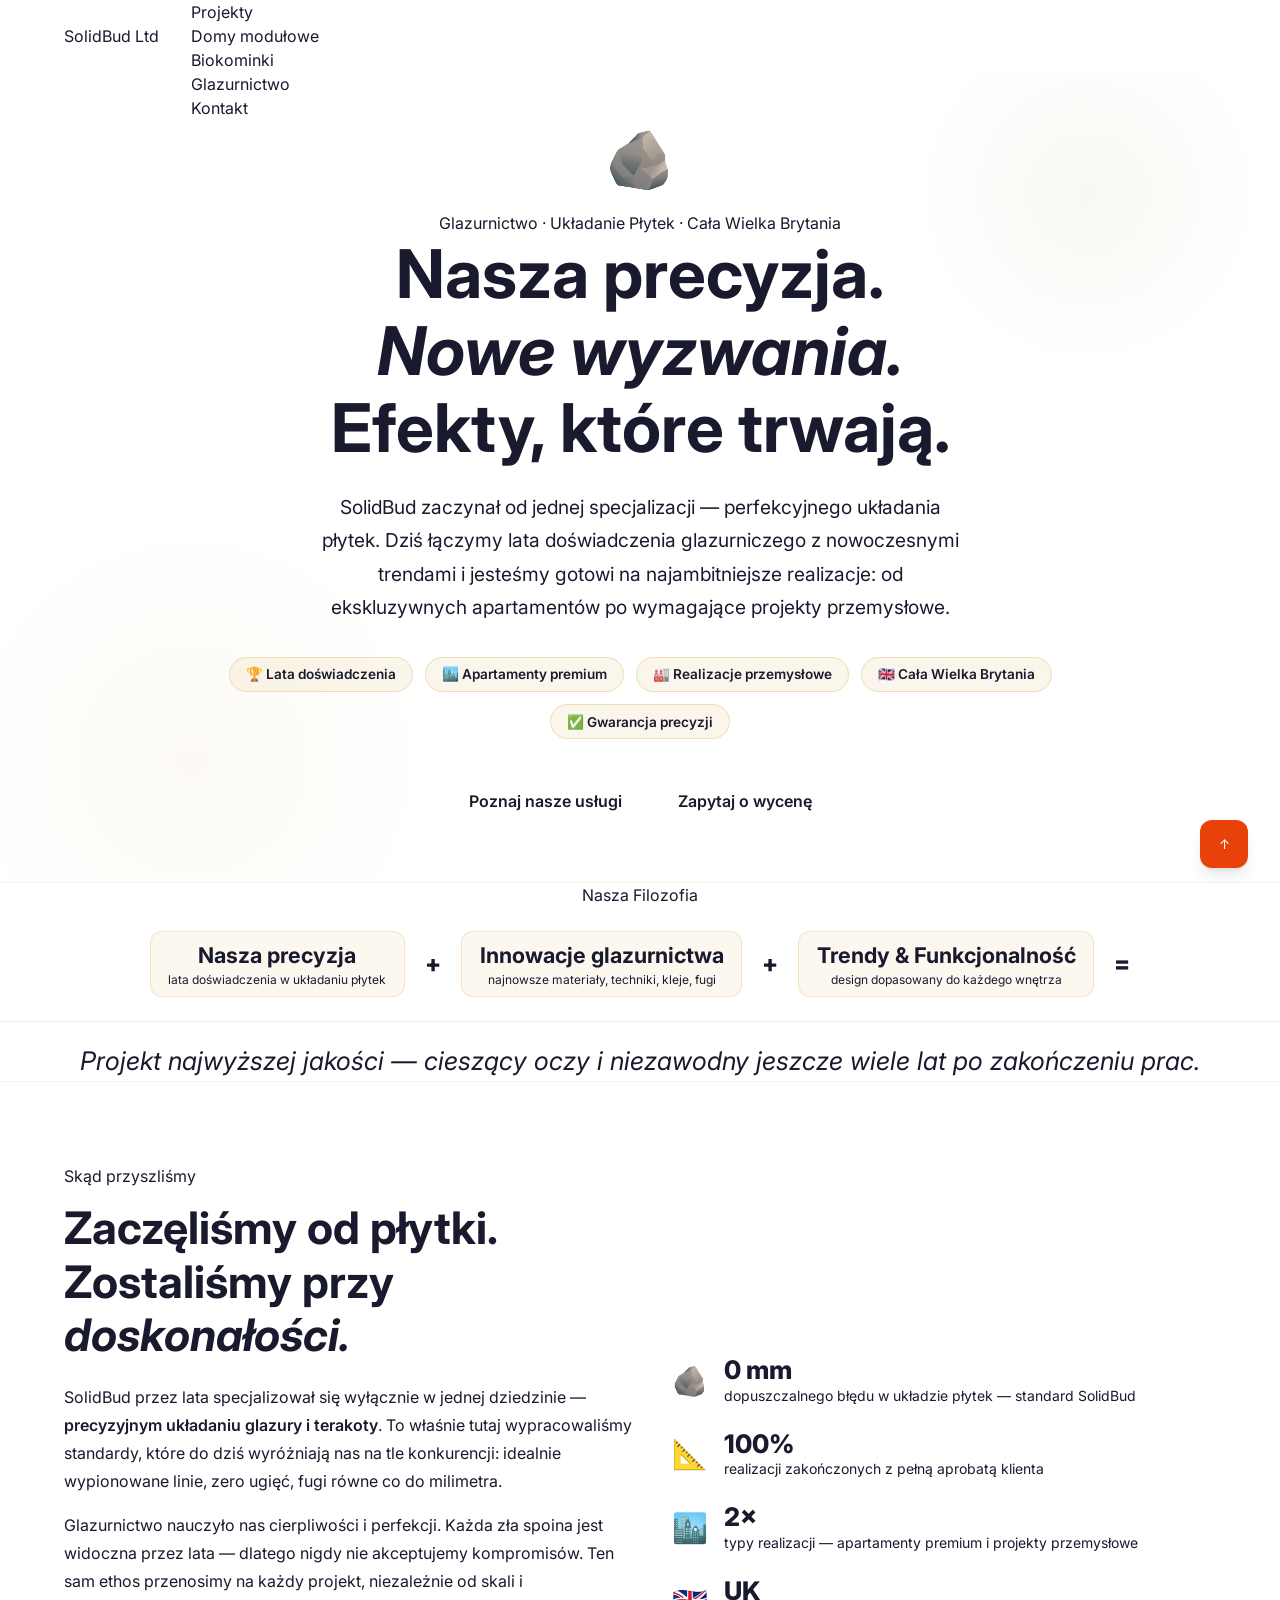
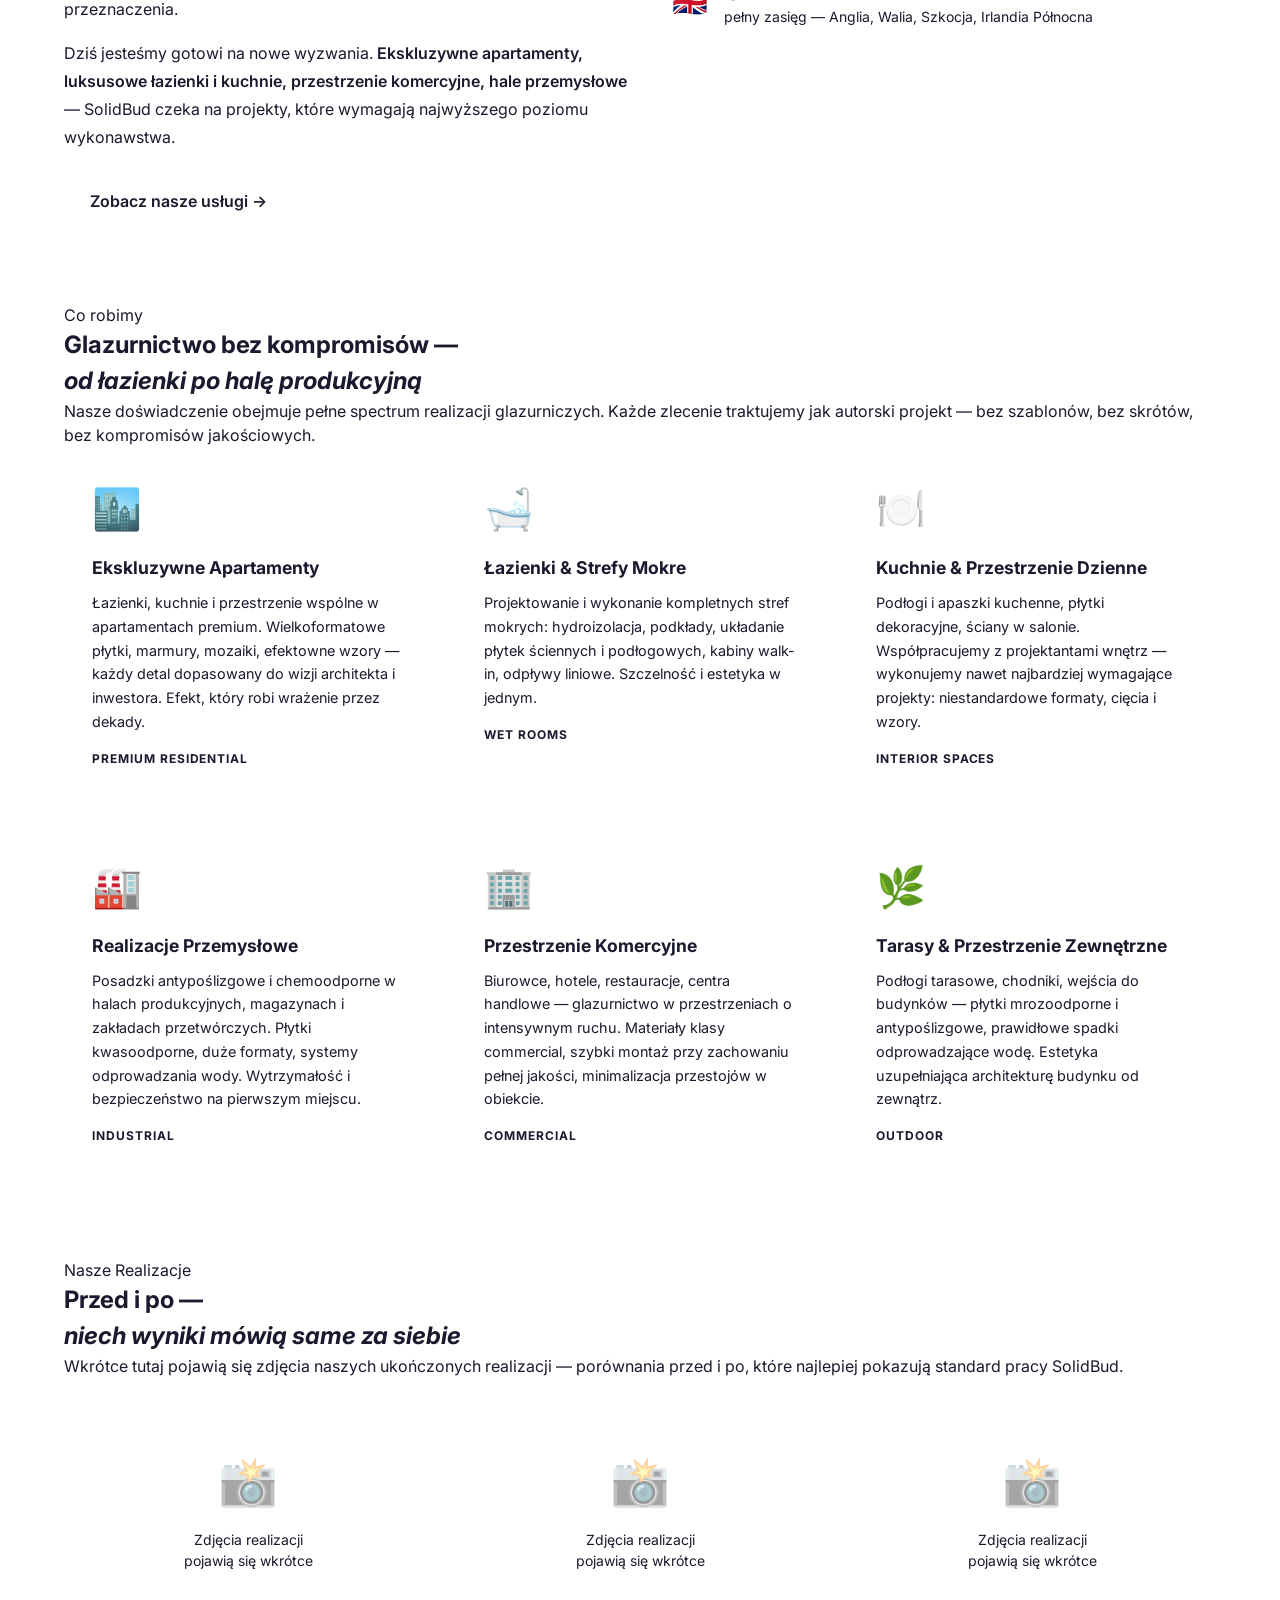
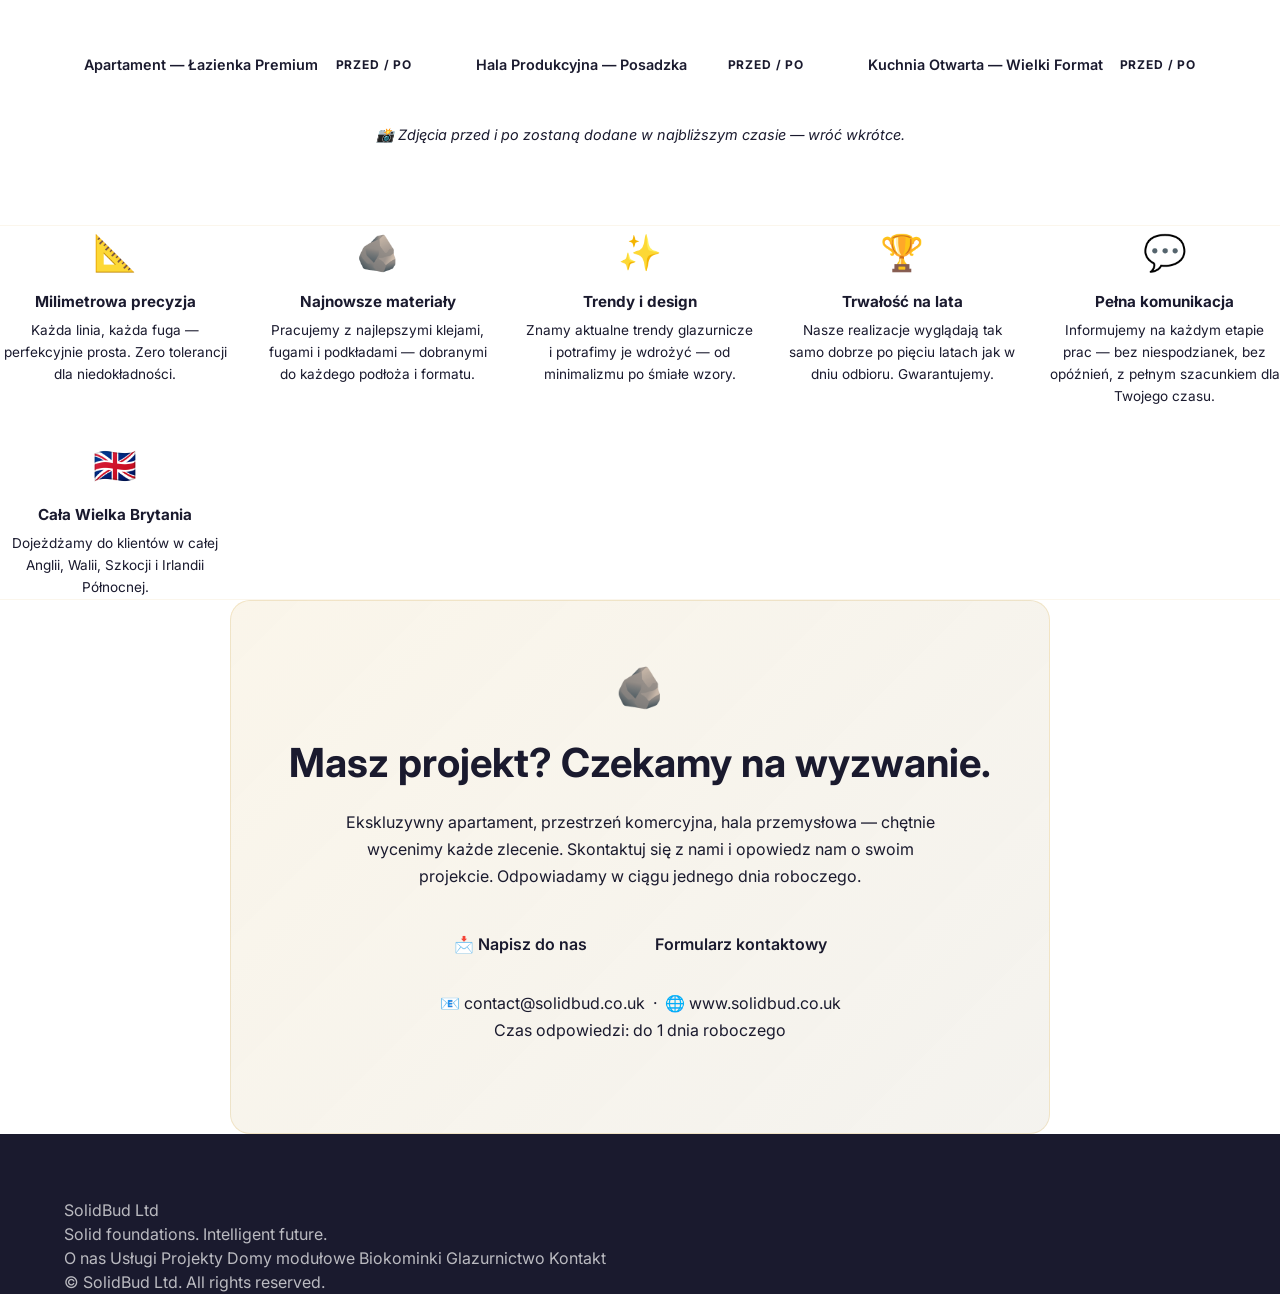
<file: glazurnictwo.html>
<!DOCTYPE html>
<html lang="pl">
<head>
  <meta charset="UTF-8" />
  <meta name="viewport" content="width=device-width, initial-scale=1.0" />
  <meta name="description" content="SolidBud Ltd — specjaliści od glazury i płytek od lat. Nasza precyzja + innowacje glazurnictwa + najnowsze trendy = projekt najwyższej jakości, który cieszy długo po zakończeniu. Apartamenty premium i realizacje przemysłowe w całej Wielkiej Brytanii." />
  <title>Glazurnictwo — Układanie Płytek UK | SolidBud Ltd</title>
  <link rel="preconnect" href="https://fonts.googleapis.com" />
  <link rel="preconnect" href="https://fonts.gstatic.com" crossorigin />
  <link href="https://fonts.googleapis.com/css2?family=Inter:wght@300;400;500;600;700;800;900&family=Playfair+Display:ital,wght@0,700;1,700&display=swap" rel="stylesheet" />
  <link rel="stylesheet" href="css/style.css" />
  <link rel="icon" href="favicon.svg" type="image/svg+xml" />
  <link rel="canonical" href="https://www.solidbud.co.uk/glazurnictwo" />
  <meta name="robots" content="index, follow" />
  <meta name="author" content="SolidBud Ltd" />
  <meta property="og:type" content="website" />
  <meta property="og:site_name" content="SolidBud Ltd" />
  <meta property="og:title" content="Glazurnictwo — Układanie Płytek UK | SolidBud Ltd" />
  <meta property="og:description" content="Nasza precyzja + innowacje glazurnictwa + najnowsze trendy = projekt najwyższej jakości przez lata. Apartamenty premium i realizacje przemysłowe w Wielkiej Brytanii." />
  <meta property="og:url" content="https://www.solidbud.co.uk/glazurnictwo" />
  <style>
    /* ── Tiling page – specific styles ─────────────────────────── */
    .tile-hero {
      min-height: 90vh;
      display: flex;
      align-items: center;
      justify-content: center;
      text-align: center;
      padding: var(--sp-xl) var(--sp-md);
      background: radial-gradient(ellipse 80% 60% at 50% 30%,
        rgba(212, 168, 67, 0.12) 0%,
        transparent 70%),
        var(--clr-dark);
      position: relative;
      overflow: hidden;
    }
    .tile-hero::before {
      content: '';
      position: absolute;
      inset: 0;
      background:
        radial-gradient(circle 350px at 15% 85%, rgba(212,168,67,.06) 0%, transparent 70%),
        radial-gradient(circle 250px at 85% 15%, rgba(180,160,100,.08) 0%, transparent 70%);
      pointer-events: none;
    }
    .tile-hero-content {
      position: relative;
      max-width: 900px;
    }
    .tile-hero-icon {
      font-size: 3.5rem;
      line-height: 1;
      margin-bottom: 1.5rem;
    }
    .tile-hero h1 {
      font-family: var(--font-serif);
      font-size: clamp(2.2rem, 6vw, 4.2rem);
      line-height: 1.15;
      color: var(--clr-white);
      margin-bottom: 1.5rem;
    }
    .tile-hero h1 em {
      font-style: italic;
      color: var(--clr-gold);
    }
    .tile-hero-subtitle {
      font-size: clamp(1rem, 2vw, 1.2rem);
      color: var(--clr-grey-400);
      max-width: 660px;
      margin: 0 auto 2rem;
      line-height: 1.75;
    }
    .tile-hero-badges {
      display: flex;
      flex-wrap: wrap;
      gap: .75rem;
      justify-content: center;
      margin-bottom: 2.5rem;
    }
    .tile-badge {
      background: rgba(212,168,67,.1);
      border: 1px solid rgba(212,168,67,.3);
      color: var(--clr-gold-light);
      padding: .4rem 1rem;
      border-radius: 99px;
      font-size: .85rem;
      font-weight: 600;
    }

    /* ── Slogan block ───────────────────────────────────────────── */
    .slogan-block {
      background: var(--clr-dark-2);
      border-top: 1px solid rgba(212,168,67,.15);
      border-bottom: 1px solid rgba(212,168,67,.15);
      padding: var(--sp-lg) var(--sp-md);
    }
    .slogan-inner {
      max-width: var(--max-width);
      margin: 0 auto;
      text-align: center;
    }
    .slogan-formula {
      display: flex;
      flex-wrap: wrap;
      align-items: center;
      justify-content: center;
      gap: .75rem 1.25rem;
      margin-bottom: 1.5rem;
    }
    .slogan-term {
      font-size: clamp(1rem, 2.5vw, 1.35rem);
      font-weight: 700;
      color: var(--clr-white);
      background: rgba(212,168,67,.08);
      border: 1px solid rgba(212,168,67,.25);
      border-radius: 12px;
      padding: .55rem 1.1rem;
      line-height: 1.3;
    }
    .slogan-term span {
      display: block;
      font-size: .75rem;
      font-weight: 400;
      color: var(--clr-grey-400);
      margin-top: .2rem;
    }
    .slogan-op {
      font-size: 1.5rem;
      font-weight: 800;
      color: var(--clr-gold);
    }
    .slogan-result {
      font-family: var(--font-serif);
      font-size: clamp(1.1rem, 3vw, 1.6rem);
      font-style: italic;
      color: var(--clr-gold-light);
      border-top: 1px solid rgba(212,168,67,.2);
      padding-top: 1.25rem;
      margin-top: .5rem;
      line-height: 1.5;
    }

    /* ── Story section ──────────────────────────────────────────── */
    .story-grid {
      display: grid;
      grid-template-columns: 1fr 1fr;
      gap: var(--sp-lg);
      align-items: center;
    }
    .story-text .section-eyebrow { margin-bottom: .75rem; }
    .story-text h2 {
      font-family: var(--font-serif);
      font-size: clamp(1.8rem, 4vw, 2.8rem);
      line-height: 1.2;
      color: var(--clr-white);
      margin-bottom: 1.25rem;
    }
    .story-text h2 em {
      font-style: italic;
      color: var(--clr-gold);
    }
    .story-text p {
      color: var(--clr-grey-400);
      font-size: 1rem;
      line-height: 1.75;
      margin-bottom: 1rem;
    }
    .story-text p strong { color: var(--clr-gold-light); font-weight: 600; }
    .story-visual {
      background: var(--clr-dark-3);
      border: 1px solid var(--clr-dark-4);
      border-radius: 20px;
      padding: 3rem 2rem;
      display: flex;
      flex-direction: column;
      gap: 1.5rem;
    }
    .story-stat {
      display: flex;
      align-items: flex-start;
      gap: 1rem;
    }
    .story-stat-icon {
      font-size: 1.8rem;
      flex-shrink: 0;
      margin-top: .1rem;
    }
    .story-stat-val {
      font-size: 1.6rem;
      font-weight: 800;
      color: var(--clr-gold);
      line-height: 1;
      display: block;
    }
    .story-stat-lbl {
      font-size: .875rem;
      color: var(--clr-grey-400);
      line-height: 1.5;
    }

    /* ── Services grid ──────────────────────────────────────────── */
    .services-grid {
      display: grid;
      grid-template-columns: repeat(auto-fill, minmax(300px, 1fr));
      gap: 1.5rem;
    }
    .service-card {
      background: var(--clr-dark-2);
      border: 1px solid var(--clr-dark-4);
      border-radius: 16px;
      padding: 2rem 1.75rem;
      transition: border-color var(--dur) var(--ease), transform var(--dur) var(--ease);
    }
    .service-card:hover {
      border-color: rgba(212,168,67,.35);
      transform: translateY(-3px);
    }
    .service-card--accent {
      border-color: rgba(212,168,67,.3);
      background: linear-gradient(135deg, rgba(212,168,67,.07) 0%, var(--clr-dark-2) 60%);
    }
    .service-icon {
      font-size: 2.5rem;
      margin-bottom: 1rem;
      display: block;
    }
    .service-title {
      font-size: 1.1rem;
      font-weight: 700;
      color: var(--clr-white);
      margin-bottom: .6rem;
    }
    .service-desc {
      font-size: .9rem;
      color: var(--clr-grey-400);
      line-height: 1.65;
    }
    .service-tag {
      display: inline-block;
      margin-top: 1rem;
      font-size: .75rem;
      font-weight: 700;
      letter-spacing: .08em;
      color: var(--clr-gold);
      text-transform: uppercase;
    }

    /* ── Before/After placeholder ───────────────────────────────── */
    .ba-section { background: var(--clr-dark-2); }
    .ba-grid {
      display: grid;
      grid-template-columns: repeat(auto-fill, minmax(320px, 1fr));
      gap: 1.5rem;
    }
    .ba-card {
      border-radius: 16px;
      overflow: hidden;
      border: 1px solid var(--clr-dark-4);
    }
    .ba-placeholder {
      height: 260px;
      background: var(--clr-dark-3);
      display: flex;
      flex-direction: column;
      align-items: center;
      justify-content: center;
      gap: .75rem;
      border-bottom: 1px solid var(--clr-dark-4);
    }
    .ba-placeholder-icon {
      font-size: 3rem;
      opacity: .4;
    }
    .ba-placeholder-text {
      font-size: .875rem;
      color: var(--clr-grey-600);
      text-align: center;
      line-height: 1.5;
    }
    .ba-label {
      background: var(--clr-dark-2);
      padding: 1rem 1.25rem;
      display: flex;
      justify-content: space-between;
      align-items: center;
    }
    .ba-label-title {
      font-size: .9rem;
      font-weight: 600;
      color: var(--clr-grey-200);
    }
    .ba-label-type {
      font-size: .75rem;
      font-weight: 700;
      color: var(--clr-gold);
      text-transform: uppercase;
      letter-spacing: .07em;
    }
    .ba-note {
      text-align: center;
      margin-top: 2rem;
      font-size: .9rem;
      color: var(--clr-grey-600);
      font-style: italic;
    }

    /* ── Why strip ──────────────────────────────────────────────── */
    .why-tile-strip {
      border-top: 1px solid rgba(212,168,67,.1);
      border-bottom: 1px solid rgba(212,168,67,.1);
      padding: var(--sp-lg) var(--sp-md);
    }
    .why-tile-grid {
      display: grid;
      grid-template-columns: repeat(auto-fit, minmax(200px, 1fr));
      gap: 2rem;
      max-width: var(--max-width);
      margin: 0 auto;
    }
    .why-tile-card { text-align: center; }
    .why-tile-icon {
      font-size: 2.2rem;
      margin-bottom: .75rem;
      display: block;
    }
    .why-tile-title {
      font-size: .95rem;
      font-weight: 700;
      color: var(--clr-gold);
      margin-bottom: .4rem;
    }
    .why-tile-desc {
      font-size: .85rem;
      color: var(--clr-grey-400);
      line-height: 1.6;
    }

    /* ── CTA banner ─────────────────────────────────────────────── */
    .tile-cta-banner {
      background: linear-gradient(135deg, rgba(212,168,67,.11) 0%, rgba(100,80,20,.07) 100%);
      border: 1px solid rgba(212,168,67,.22);
      border-radius: 20px;
      padding: 3.5rem 2rem;
      text-align: center;
      max-width: 820px;
      margin: 0 auto;
    }
    .tile-cta-banner h2 {
      font-family: var(--font-serif);
      font-size: clamp(1.5rem, 4vw, 2.5rem);
      color: var(--clr-white);
      margin-bottom: 1rem;
    }
    .tile-cta-banner p {
      color: var(--clr-grey-400);
      font-size: 1rem;
      line-height: 1.7;
      margin-bottom: 2rem;
      max-width: 600px;
      margin-left: auto;
      margin-right: auto;
    }
    .tile-cta-actions {
      display: flex;
      gap: 1rem;
      flex-wrap: wrap;
      justify-content: center;
    }
    .tile-cta-contact-info {
      margin-top: 1.5rem;
      font-size: .85rem;
      color: var(--clr-grey-600);
    }

    /* ── Responsive ─────────────────────────────────────────────── */
    @media (max-width: 768px) {
      .story-grid { grid-template-columns: 1fr; }
      .story-visual { order: -1; }
      .slogan-formula { flex-direction: column; gap: .5rem; }
      .slogan-op { transform: rotate(90deg); }
    }
    @media (max-width: 500px) {
      .services-grid { grid-template-columns: 1fr; }
      .ba-grid { grid-template-columns: 1fr; }
      .slogan-op { transform: none; }
    }
  </style>
</head>
<body>

  <!-- ─── NAVIGATION ─────────────────────────────────────────── -->
  <header class="site-header" id="site-header">
    <nav class="nav container">
      <a href="index.html" class="nav-logo">
        <span class="logo-solid">Solid</span><span class="logo-bud">Bud</span>
        <span class="logo-ltd">Ltd</span>
      </a>
      <ul class="nav-links" id="nav-links">
        <li><a href="index.html#about">O nas</a></li>
        <li><a href="index.html#pillars">Usługi</a></li>
        <li><a href="index.html#projects">Projekty</a></li>
        <li><a href="index.html#modular">Domy modułowe</a></li>
        <li><a href="kominki.html">Biokominki</a></li>
        <li><a href="glazurnictwo.html" class="active">Glazurnictwo</a></li>
        <li><a href="index.html#contact" class="nav-cta">Kontakt</a></li>
      </ul>
      <button class="nav-toggle" id="nav-toggle" aria-label="Toggle navigation" aria-expanded="false">
        <span></span><span></span><span></span>
      </button>
    </nav>
  </header>

  <main>

    <!-- ─── HERO ──────────────────────────────────────────────── -->
    <section class="tile-hero" id="hero">
      <div class="tile-hero-content">
        <div class="tile-hero-icon" aria-hidden="true">🪨</div>
        <p class="section-eyebrow">Glazurnictwo · Układanie Płytek · Cała Wielka Brytania</p>
        <h1>
          Nasza precyzja.<br />
          <em>Nowe wyzwania.</em><br />
          Efekty,&nbsp;które&nbsp;trwają.
        </h1>
        <p class="tile-hero-subtitle">
          SolidBud zaczynał od jednej specjalizacji — perfekcyjnego układania płytek.
          Dziś łączymy lata doświadczenia glazurniczego z nowoczesnymi trendami
          i jesteśmy gotowi na najambitniejsze realizacje: od ekskluzywnych apartamentów
          po wymagające projekty przemysłowe.
        </p>
        <div class="tile-hero-badges">
          <span class="tile-badge">🏆 Lata doświadczenia</span>
          <span class="tile-badge">🏙️ Apartamenty premium</span>
          <span class="tile-badge">🏭 Realizacje przemysłowe</span>
          <span class="tile-badge">🇬🇧 Cała Wielka Brytania</span>
          <span class="tile-badge">✅ Gwarancja precyzji</span>
        </div>
        <div class="hero-actions">
          <a href="#uslugi" class="btn btn-primary">Poznaj nasze usługi</a>
          <a href="#kontakt" class="btn btn-outline">Zapytaj o wycenę</a>
        </div>
      </div>
    </section>

    <!-- ─── SLOGAN FORMULA ───────────────────────────────────── -->
    <section class="slogan-block">
      <div class="slogan-inner">
        <p class="section-eyebrow" style="margin-bottom:1.5rem;">Nasza Filozofia</p>
        <div class="slogan-formula" role="img" aria-label="Formuła SolidBud: nasza precyzja plus innowacje glazurnictwa plus najnowsze trendy i funkcjonalność równa się projekt najwyższej jakości przez wiele lat">
          <div class="slogan-term">
            Nasza precyzja
            <span>lata doświadczenia w układaniu płytek</span>
          </div>
          <span class="slogan-op" aria-hidden="true">+</span>
          <div class="slogan-term">
            Innowacje glazurnictwa
            <span>najnowsze materiały, techniki, kleje, fugi</span>
          </div>
          <span class="slogan-op" aria-hidden="true">+</span>
          <div class="slogan-term">
            Trendy &amp; Funkcjonalność
            <span>design dopasowany do każdego wnętrza</span>
          </div>
          <span class="slogan-op" aria-hidden="true">=</span>
        </div>
        <p class="slogan-result">
          Projekt najwyższej jakości — cieszący oczy i niezawodny jeszcze wiele lat po zakończeniu prac.
        </p>
      </div>
    </section>

    <!-- ─── OUR STORY ────────────────────────────────────────── -->
    <section class="section" id="historia">
      <div class="container">
        <div class="story-grid">
          <div class="story-text">
            <p class="section-eyebrow">Skąd przyszliśmy</p>
            <h2>
              Zaczęliśmy od płytki.<br />
              Zostaliśmy przy <em>doskonałości.</em>
            </h2>
            <p>
              SolidBud przez lata specjalizował się wyłącznie w jednej dziedzinie —
              <strong>precyzyjnym układaniu glazury i terakoty</strong>. To właśnie
              tutaj wypracowaliśmy standardy, które do dziś wyróżniają nas na tle
              konkurencji: idealnie wypionowane linie, zero ugięć, fugi równe co do
              milimetra.
            </p>
            <p>
              Glazurnictwo nauczyło nas cierpliwości i perfekcji. Każda zła spoina
              jest widoczna przez lata — dlatego nigdy nie akceptujemy kompromisów.
              Ten sam ethos przenosimy na każdy projekt, niezależnie od skali
              i przeznaczenia.
            </p>
            <p>
              Dziś jesteśmy gotowi na nowe wyzwania. <strong>Ekskluzywne apartamenty,
              luksusowe łazienki i kuchnie, przestrzenie komercyjne, hale przemysłowe</strong>
              — SolidBud czeka na projekty, które wymagają najwyższego poziomu
              wykonawstwa.
            </p>
            <a href="#uslugi" class="btn btn-primary btn--sm" style="margin-top:.75rem;">Zobacz nasze usługi →</a>
          </div>
          <div class="story-visual" aria-hidden="true">
            <div class="story-stat">
              <span class="story-stat-icon">🪨</span>
              <div>
                <span class="story-stat-val">0 mm</span>
                <span class="story-stat-lbl">dopuszczalnego błędu w układzie płytek — standard SolidBud</span>
              </div>
            </div>
            <div class="story-stat">
              <span class="story-stat-icon">📐</span>
              <div>
                <span class="story-stat-val">100%</span>
                <span class="story-stat-lbl">realizacji zakończonych z pełną aprobatą klienta</span>
              </div>
            </div>
            <div class="story-stat">
              <span class="story-stat-icon">🏙️</span>
              <div>
                <span class="story-stat-val">2×</span>
                <span class="story-stat-lbl">typy realizacji — apartamenty premium i projekty przemysłowe</span>
              </div>
            </div>
            <div class="story-stat">
              <span class="story-stat-icon">🇬🇧</span>
              <div>
                <span class="story-stat-val">UK</span>
                <span class="story-stat-lbl">pełny zasięg — Anglia, Walia, Szkocja, Irlandia Północna</span>
              </div>
            </div>
          </div>
        </div>
      </div>
    </section>

    <!-- ─── SERVICES ─────────────────────────────────────────── -->
    <section class="section" id="uslugi" style="background: var(--clr-dark-2); padding-top: var(--sp-xl); padding-bottom: var(--sp-xl);">
      <div class="container">
        <div class="section-header">
          <p class="section-eyebrow">Co robimy</p>
          <h2 class="section-title">
            Glazurnictwo bez kompromisów —<br />
            <em>od łazienki po halę produkcyjną</em>
          </h2>
          <p class="section-intro">
            Nasze doświadczenie obejmuje pełne spectrum realizacji glazurniczych.
            Każde zlecenie traktujemy jak autorski projekt — bez szablonów,
            bez skrótów, bez kompromisów jakościowych.
          </p>
        </div>
        <div class="services-grid">

          <article class="service-card service-card--accent">
            <span class="service-icon" aria-hidden="true">🏙️</span>
            <h3 class="service-title">Ekskluzywne Apartamenty</h3>
            <p class="service-desc">
              Łazienki, kuchnie i przestrzenie wspólne w apartamentach premium.
              Wielkoformatowe płytki, marmury, mozaiki, efektowne wzory — każdy
              detal dopasowany do wizji architekta i inwestora. Efekt, który
              robi wrażenie przez dekady.
            </p>
            <span class="service-tag">Premium Residential</span>
          </article>

          <article class="service-card">
            <span class="service-icon" aria-hidden="true">🛁</span>
            <h3 class="service-title">Łazienki &amp; Strefy Mokre</h3>
            <p class="service-desc">
              Projektowanie i wykonanie kompletnych stref mokrych: hydroizolacja,
              podkłady, układanie płytek ściennych i podłogowych, kabiny walk-in,
              odpływy liniowe. Szczelność i estetyka w jednym.
            </p>
            <span class="service-tag">Wet Rooms</span>
          </article>

          <article class="service-card">
            <span class="service-icon" aria-hidden="true">🍽️</span>
            <h3 class="service-title">Kuchnie &amp; Przestrzenie Dzienne</h3>
            <p class="service-desc">
              Podłogi i apaszki kuchenne, płytki dekoracyjne, ściany w salonie.
              Współpracujemy z projektantami wnętrz — wykonujemy nawet najbardziej
              wymagające projekty: niestandardowe formaty, cięcia i wzory.
            </p>
            <span class="service-tag">Interior Spaces</span>
          </article>

          <article class="service-card service-card--accent">
            <span class="service-icon" aria-hidden="true">🏭</span>
            <h3 class="service-title">Realizacje Przemysłowe</h3>
            <p class="service-desc">
              Posadzki antypoślizgowe i chemoodporne w halach produkcyjnych,
              magazynach i zakładach przetwórczych. Płytki kwasoodporne,
              duże formaty, systemy odprowadzania wody. Wytrzymałość i bezpieczeństwo
              na pierwszym miejscu.
            </p>
            <span class="service-tag">Industrial</span>
          </article>

          <article class="service-card">
            <span class="service-icon" aria-hidden="true">🏢</span>
            <h3 class="service-title">Przestrzenie Komercyjne</h3>
            <p class="service-desc">
              Biurowce, hotele, restauracje, centra handlowe — glazurnictwo
              w przestrzeniach o intensywnym ruchu. Materiały klasy commercial,
              szybki montaż przy zachowaniu pełnej jakości, minimalizacja
              przestojów w obiekcie.
            </p>
            <span class="service-tag">Commercial</span>
          </article>

          <article class="service-card">
            <span class="service-icon" aria-hidden="true">🌿</span>
            <h3 class="service-title">Tarasy &amp; Przestrzenie Zewnętrzne</h3>
            <p class="service-desc">
              Podłogi tarasowe, chodniki, wejścia do budynków — płytki
              mrozoodporne i antypoślizgowe, prawidłowe spadki odprowadzające
              wodę. Estetyka uzupełniająca architekturę budynku od zewnątrz.
            </p>
            <span class="service-tag">Outdoor</span>
          </article>

        </div>
      </div>
    </section>

    <!-- ─── BEFORE / AFTER ───────────────────────────────────── -->
    <section class="section ba-section" id="realizacje">
      <div class="container">
        <div class="section-header">
          <p class="section-eyebrow">Nasze Realizacje</p>
          <h2 class="section-title">
            Przed i po —<br />
            <em>niech wyniki mówią same za siebie</em>
          </h2>
          <p class="section-intro">
            Wkrótce tutaj pojawią się zdjęcia naszych ukończonych realizacji —
            porównania przed i po, które najlepiej pokazują standard pracy SolidBud.
          </p>
        </div>
        <div class="ba-grid">

          <div class="ba-card">
            <div class="ba-placeholder">
              <span class="ba-placeholder-icon" aria-hidden="true">📸</span>
              <p class="ba-placeholder-text">Zdjęcia realizacji<br />pojawią się wkrótce</p>
            </div>
            <div class="ba-label">
              <span class="ba-label-title">Apartament — Łazienka Premium</span>
              <span class="ba-label-type">Przed / Po</span>
            </div>
          </div>

          <div class="ba-card">
            <div class="ba-placeholder">
              <span class="ba-placeholder-icon" aria-hidden="true">📸</span>
              <p class="ba-placeholder-text">Zdjęcia realizacji<br />pojawią się wkrótce</p>
            </div>
            <div class="ba-label">
              <span class="ba-label-title">Hala Produkcyjna — Posadzka</span>
              <span class="ba-label-type">Przed / Po</span>
            </div>
          </div>

          <div class="ba-card">
            <div class="ba-placeholder">
              <span class="ba-placeholder-icon" aria-hidden="true">📸</span>
              <p class="ba-placeholder-text">Zdjęcia realizacji<br />pojawią się wkrótce</p>
            </div>
            <div class="ba-label">
              <span class="ba-label-title">Kuchnia Otwarta — Wielki Format</span>
              <span class="ba-label-type">Przed / Po</span>
            </div>
          </div>

        </div>
        <p class="ba-note">📸 Zdjęcia przed i po zostaną dodane w najbliższym czasie — wróć wkrótce.</p>
      </div>
    </section>

    <!-- ─── WHY SOLIDBUD ─────────────────────────────────────── -->
    <section class="why-tile-strip">
      <div class="why-tile-grid">
        <div class="why-tile-card">
          <span class="why-tile-icon" aria-hidden="true">📐</span>
          <p class="why-tile-title">Milimetrowa precyzja</p>
          <p class="why-tile-desc">Każda linia, każda fuga — perfekcyjnie prosta. Zero tolerancji dla niedokładności.</p>
        </div>
        <div class="why-tile-card">
          <span class="why-tile-icon" aria-hidden="true">🪨</span>
          <p class="why-tile-title">Najnowsze materiały</p>
          <p class="why-tile-desc">Pracujemy z najlepszymi klejami, fugami i podkładami — dobranymi do każdego podłoża i formatu.</p>
        </div>
        <div class="why-tile-card">
          <span class="why-tile-icon" aria-hidden="true">✨</span>
          <p class="why-tile-title">Trendy i design</p>
          <p class="why-tile-desc">Znamy aktualne trendy glazurnicze i potrafimy je wdrożyć — od minimalizmu po śmiałe wzory.</p>
        </div>
        <div class="why-tile-card">
          <span class="why-tile-icon" aria-hidden="true">🏆</span>
          <p class="why-tile-title">Trwałość na lata</p>
          <p class="why-tile-desc">Nasze realizacje wyglądają tak samo dobrze po pięciu latach jak w dniu odbioru. Gwarantujemy.</p>
        </div>
        <div class="why-tile-card">
          <span class="why-tile-icon" aria-hidden="true">💬</span>
          <p class="why-tile-title">Pełna komunikacja</p>
          <p class="why-tile-desc">Informujemy na każdym etapie prac — bez niespodzianek, bez opóźnień, z pełnym szacunkiem dla Twojego czasu.</p>
        </div>
        <div class="why-tile-card">
          <span class="why-tile-icon" aria-hidden="true">🇬🇧</span>
          <p class="why-tile-title">Cała Wielka Brytania</p>
          <p class="why-tile-desc">Dojeżdżamy do klientów w całej Anglii, Walii, Szkocji i Irlandii Północnej.</p>
        </div>
      </div>
    </section>

    <!-- ─── CTA ───────────────────────────────────────────────── -->
    <section class="section" id="kontakt" style="padding: var(--sp-xl) var(--sp-md);">
      <div class="container">
        <div class="tile-cta-banner">
          <span style="font-size:2.5rem;display:block;margin-bottom:1rem;" aria-hidden="true">🪨</span>
          <h2>Masz projekt? Czekamy na wyzwanie.</h2>
          <p>
            Ekskluzywny apartament, przestrzeń komercyjna, hala przemysłowa
            — chętnie wycenimy każde zlecenie. Skontaktuj się z nami i opowiedz
            nam o swoim projekcie. Odpowiadamy w ciągu jednego dnia roboczego.
          </p>
          <div class="tile-cta-actions">
            <a href="mailto:contact@solidbud.co.uk" class="btn btn-primary">📩 Napisz do nas</a>
            <a href="index.html#contact" class="btn btn-outline">Formularz kontaktowy</a>
          </div>
          <p class="tile-cta-contact-info">
            📧 contact@solidbud.co.uk &nbsp;·&nbsp; 🌐 www.solidbud.co.uk<br />
            Czas odpowiedzi: do 1 dnia roboczego
          </p>
        </div>
      </div>
    </section>

  </main>

  <!-- ─── FOOTER ─────────────────────────────────────────────── -->
  <footer class="footer">
    <div class="container footer-inner">
      <div class="footer-brand">
        <a href="index.html" class="nav-logo">
          <span class="logo-solid">Solid</span><span class="logo-bud">Bud</span>
          <span class="logo-ltd">Ltd</span>
        </a>
        <p>Solid foundations. Intelligent future.</p>
      </div>
      <nav class="footer-nav">
        <a href="index.html#about">O nas</a>
        <a href="index.html#pillars">Usługi</a>
        <a href="index.html#projects">Projekty</a>
        <a href="index.html#modular">Domy modułowe</a>
        <a href="kominki.html">Biokominki</a>
        <a href="glazurnictwo.html">Glazurnictwo</a>
        <a href="index.html#contact">Kontakt</a>
      </nav>
      <p class="footer-copy">&copy; <span id="year"></span> SolidBud Ltd. All rights reserved.</p>
    </div>
  </footer>

  <!-- ─── BACK TO TOP ─────────────────────────────────────────── -->
  <button class="back-to-top" id="back-to-top" aria-label="Back to top">↑</button>

  <!-- ─── COOKIE BANNER ───────────────────────────────────────── -->
  <div class="cookie-banner" id="cookie-banner" role="dialog" aria-label="Cookie consent" hidden>
    <div class="cookie-inner container">
      <p class="cookie-text">
        🍪 Używamy plików cookie, aby poprawić komfort korzystania z naszej strony.
        Kontynuując, zgadzasz się na naszą <a href="#" class="cookie-link">Politykę prywatności</a>.
      </p>
      <div class="cookie-actions">
        <button class="btn btn-outline btn--sm" id="cookie-decline">Odrzuć</button>
        <button class="btn btn-primary btn--sm" id="cookie-accept">Akceptuję</button>
      </div>
    </div>
  </div>

  <script src="js/main.js"></script>
</body>
</html>
</file>
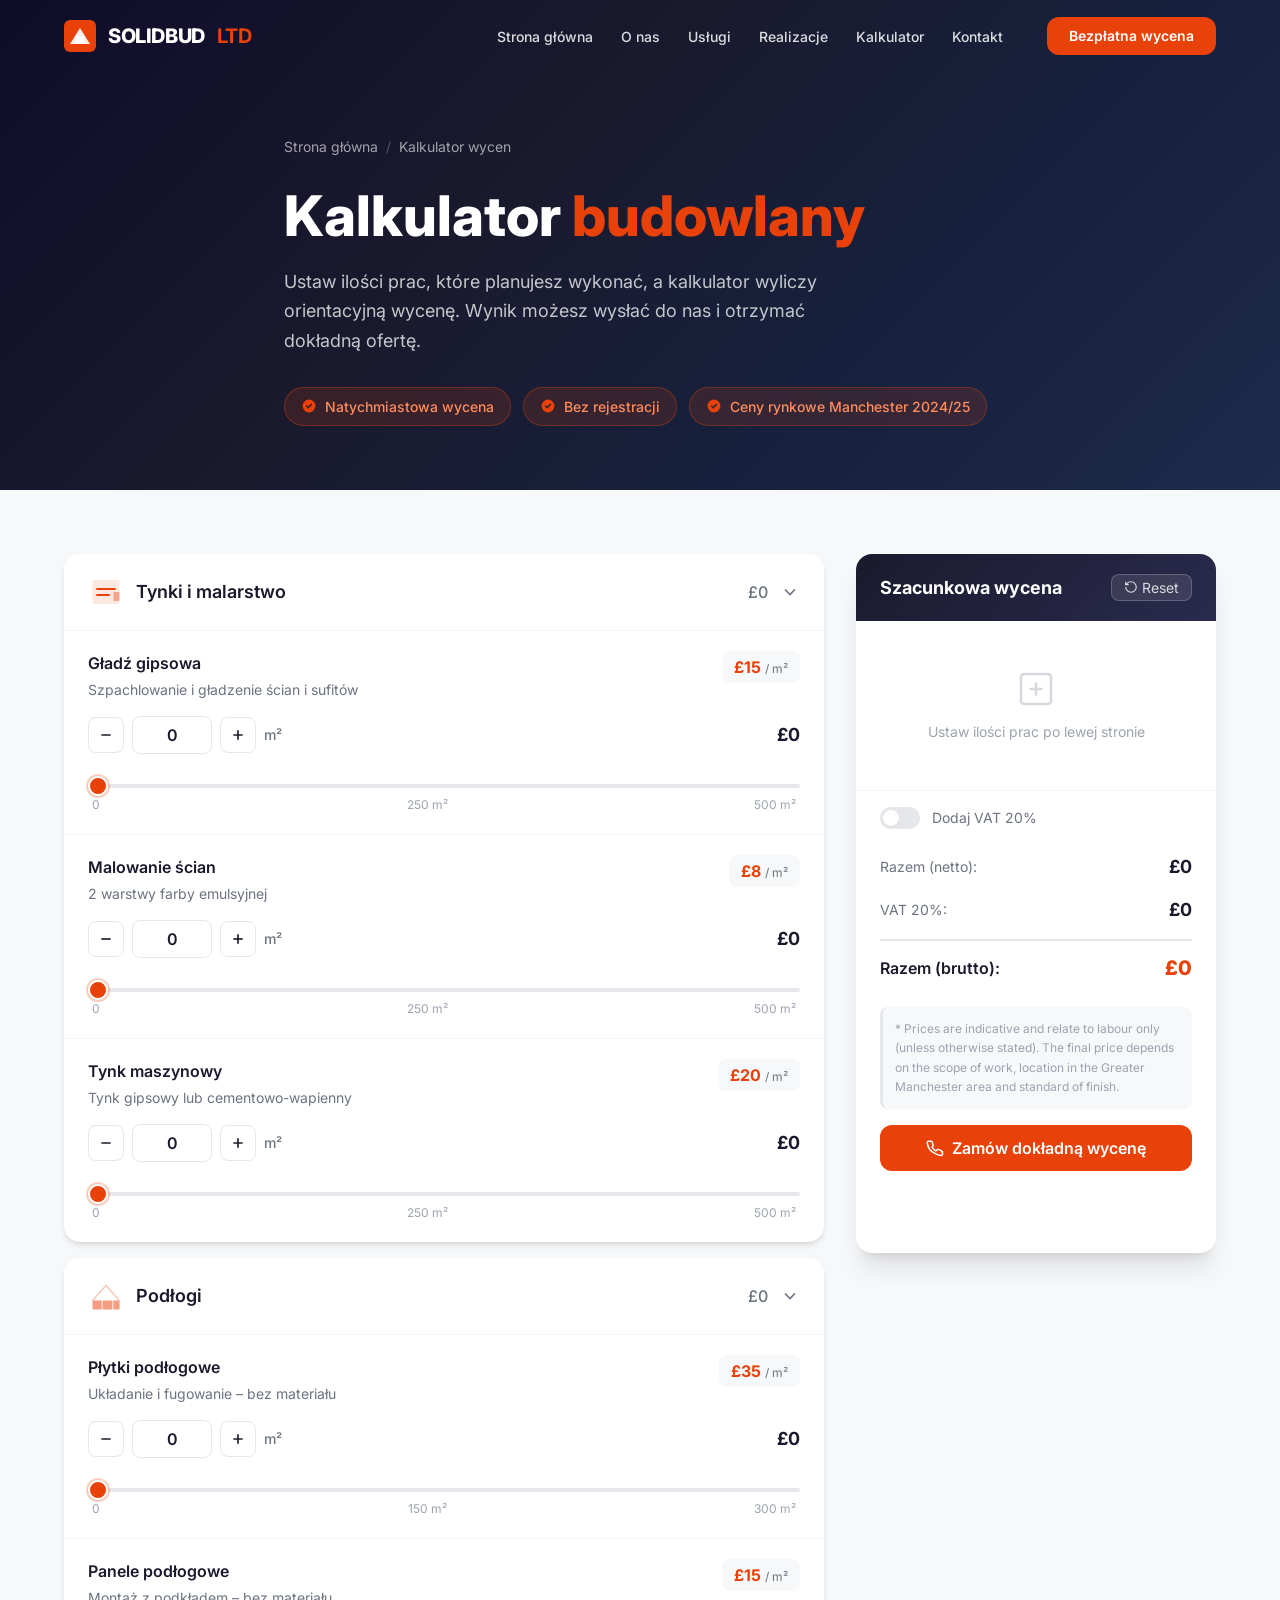
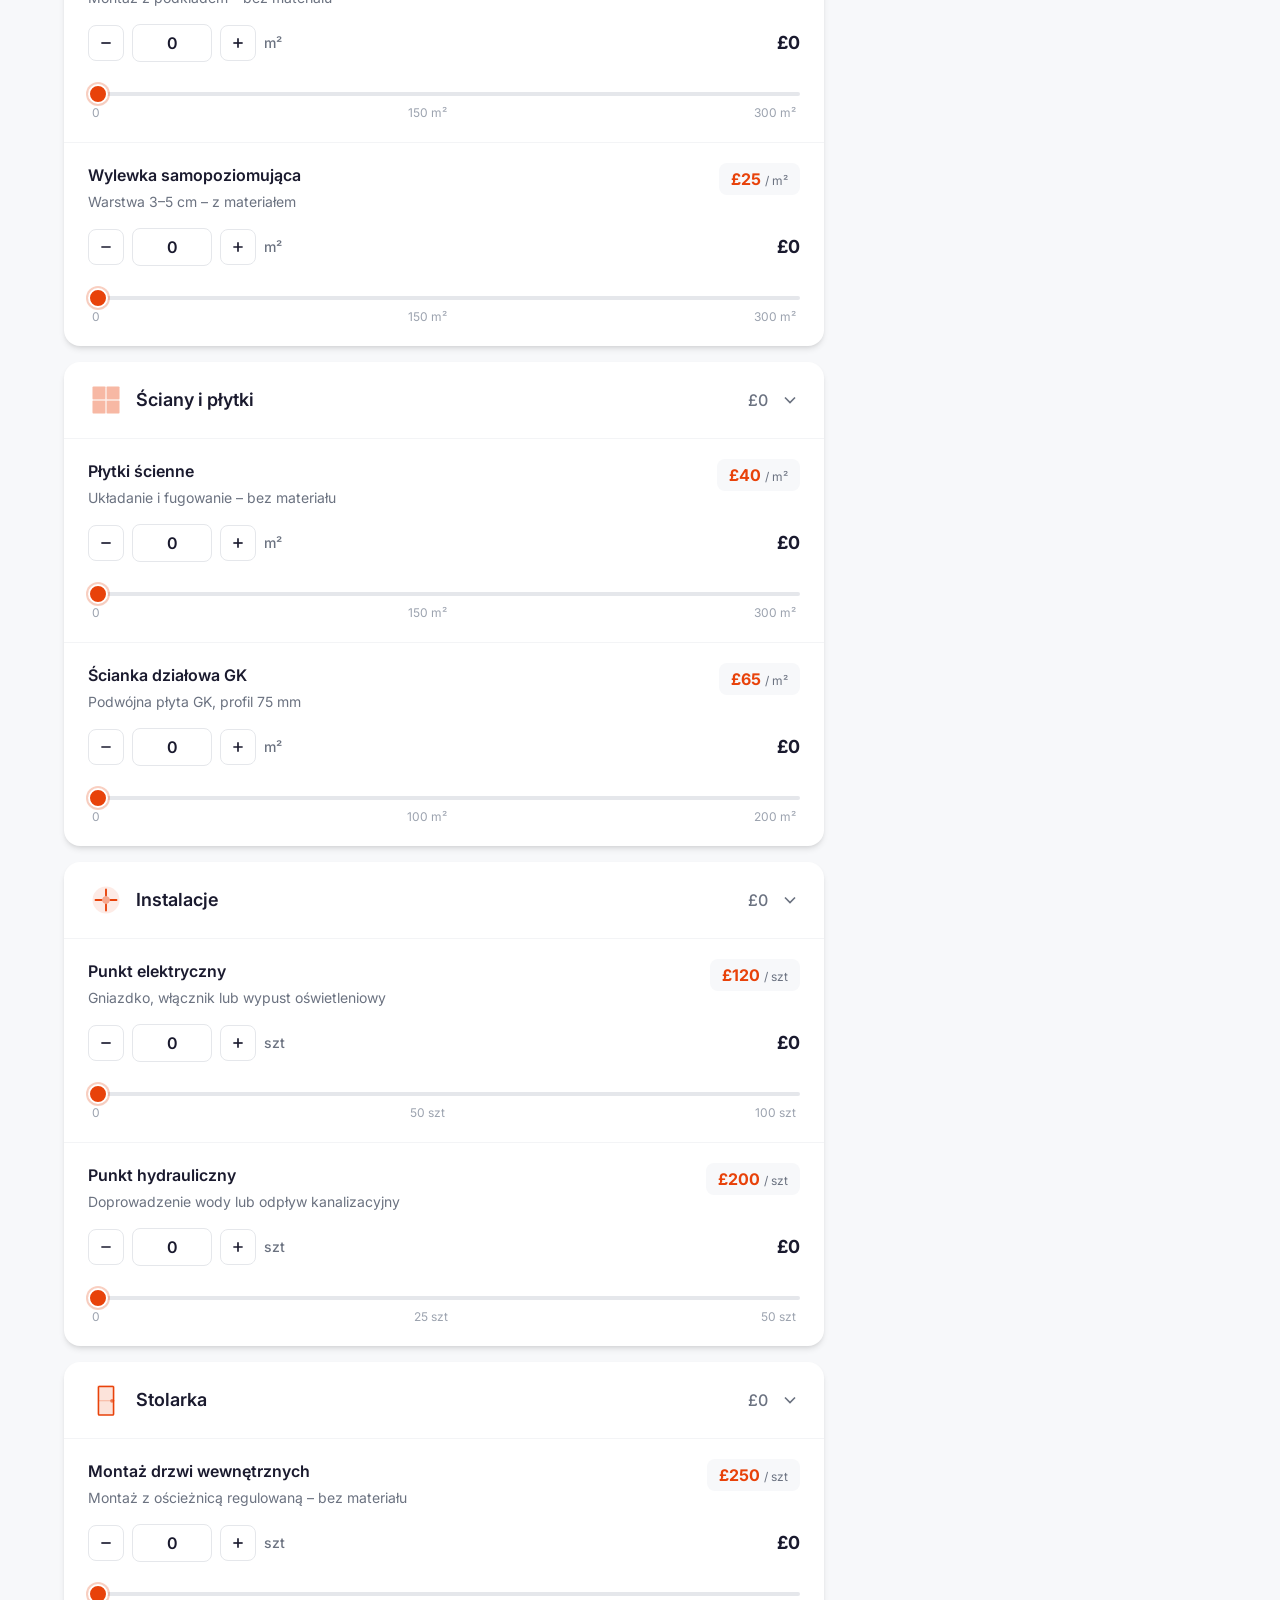
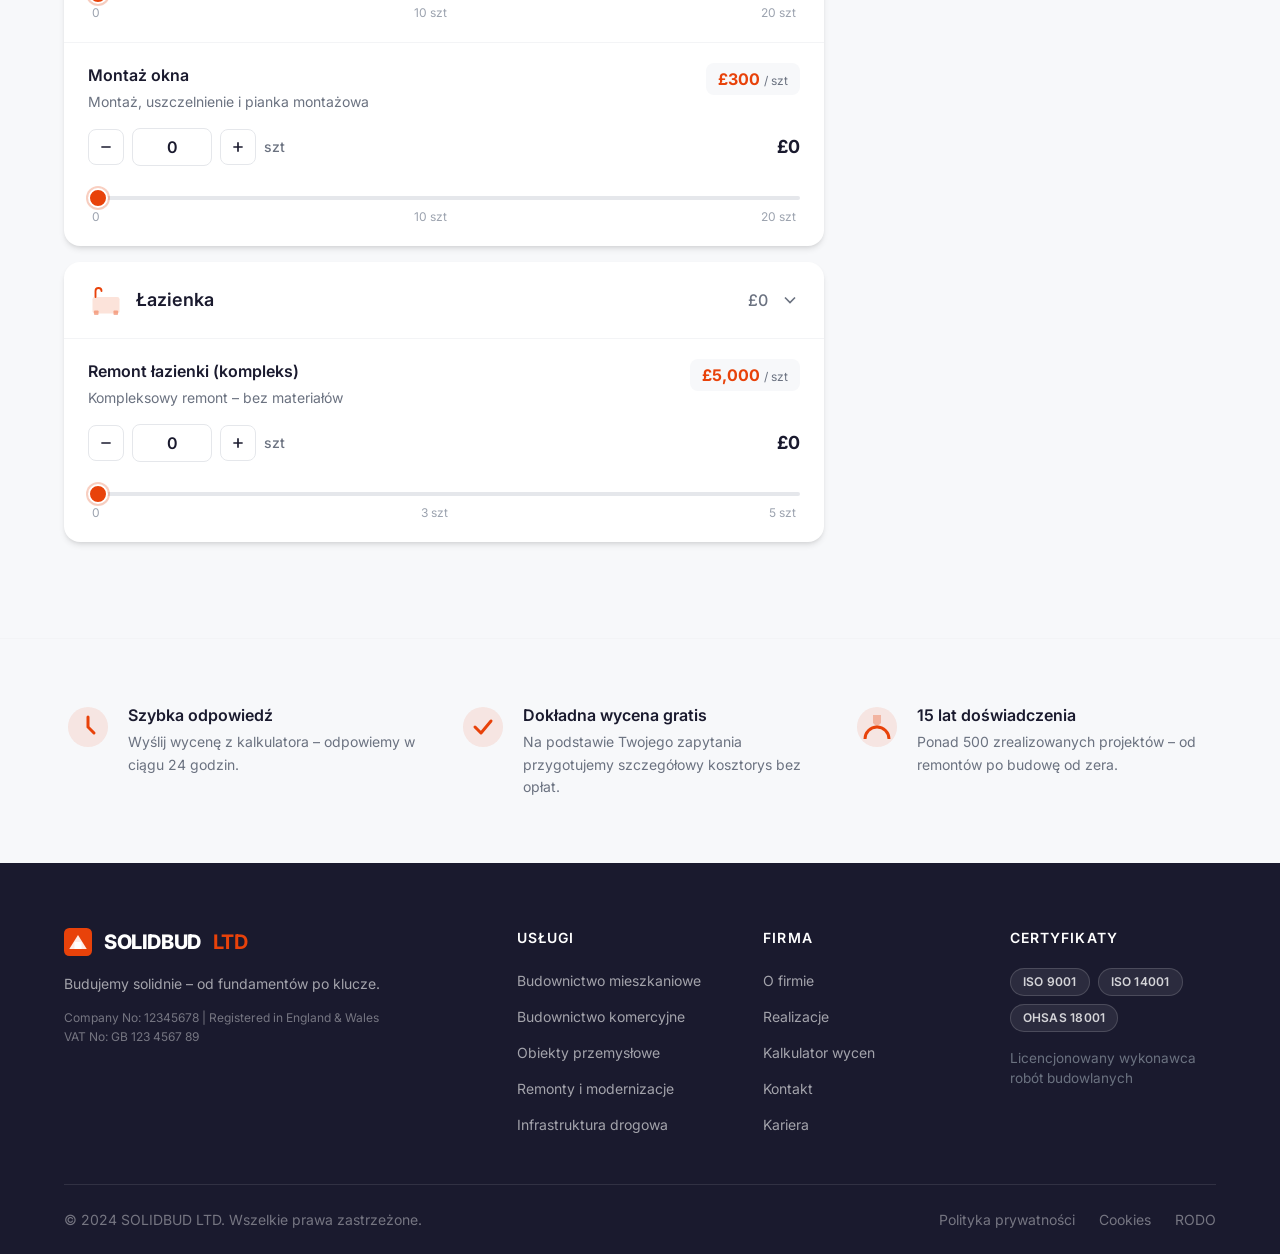
<file: kalkulator.html>
<!DOCTYPE html>
<html lang="pl">
<head>
  <meta charset="UTF-8" />
  <meta name="viewport" content="width=device-width, initial-scale=1.0" />
  <meta name="description" content="Kalkulator budowlany SOLIDBUD LTD – oblicz orientacyjny koszt remontu lub wykończenia. Gładź, malowanie, płytki, instalacje i wiele więcej." />
  <meta name="keywords" content="kalkulator budowlany, wycena remontu, koszt wykończenia, SOLIDBUD, budowa cena" />
  <title>Kalkulator Wycen – SOLIDBUD LTD</title>
  <link rel="stylesheet" href="css/style.css" />
  <link rel="stylesheet" href="css/kalkulator.css" />
  <link rel="preconnect" href="https://fonts.googleapis.com" />
  <link rel="preconnect" href="https://fonts.gstatic.com" crossorigin />
  <link href="https://fonts.googleapis.com/css2?family=Inter:wght@300;400;500;600;700;800&display=swap" rel="stylesheet" />
</head>
<body>

  <!-- ===== NAVIGATION ===== -->
  <header class="header" id="header">
    <nav class="nav container">
      <a href="index.html" class="nav__logo">
        <span class="nav__logo-icon">
          <svg width="32" height="32" viewBox="0 0 32 32" fill="none" xmlns="http://www.w3.org/2000/svg" aria-hidden="true">
            <rect width="32" height="32" rx="6" fill="#E8420A"/>
            <path d="M6 24L16 8L26 24H6Z" fill="white" opacity="0.9"/>
            <rect x="12" y="16" width="8" height="8" fill="white"/>
          </svg>
        </span>
        SOLIDBUD <span class="nav__logo-ltd">LTD</span>
      </a>

      <ul class="nav__menu" id="nav-menu">
        <li class="nav__item"><a href="index.html#home" class="nav__link">Strona główna</a></li>
        <li class="nav__item"><a href="index.html#about" class="nav__link">O nas</a></li>
        <li class="nav__item"><a href="index.html#services" class="nav__link">Usługi</a></li>
        <li class="nav__item"><a href="index.html#projects" class="nav__link">Realizacje</a></li>
        <li class="nav__item"><a href="kalkulator.html" class="nav__link active">Kalkulator</a></li>
        <li class="nav__item"><a href="index.html#contact" class="nav__link">Kontakt</a></li>
      </ul>

      <a href="index.html#contact" class="btn btn--primary nav__cta">Bezpłatna wycena</a>

      <button class="nav__toggle" id="nav-toggle" aria-label="Otwórz menu" aria-expanded="false">
        <span></span><span></span><span></span>
      </button>
    </nav>
  </header>

  <!-- ===== PAGE HERO ===== -->
  <section class="page-hero">
    <div class="container page-hero__inner">
      <nav class="breadcrumb" aria-label="Nawigacja okruszkowa">
        <a href="index.html">Strona główna</a>
        <span aria-hidden="true">/</span>
        <span aria-current="page">Kalkulator wycen</span>
      </nav>
      <h1 class="page-hero__title">
        Kalkulator <span class="page-hero__title--accent">budowlany</span>
      </h1>
      <p class="page-hero__subtitle">
        Ustaw ilości prac, które planujesz wykonać, a kalkulator wyliczy orientacyjną wycenę. Wynik możesz wysłać do nas i otrzymać dokładną ofertę.
      </p>
      <div class="page-hero__badges">
        <span class="hero-badge">
          <svg viewBox="0 0 20 20" fill="currentColor" aria-hidden="true"><path fill-rule="evenodd" d="M10 18a8 8 0 100-16 8 8 0 000 16zm3.707-9.293a1 1 0 00-1.414-1.414L9 10.586 7.707 9.293a1 1 0 00-1.414 1.414l2 2a1 1 0 001.414 0l4-4z" clip-rule="evenodd"/></svg>
          Natychmiastowa wycena
        </span>
        <span class="hero-badge">
          <svg viewBox="0 0 20 20" fill="currentColor" aria-hidden="true"><path fill-rule="evenodd" d="M10 18a8 8 0 100-16 8 8 0 000 16zm3.707-9.293a1 1 0 00-1.414-1.414L9 10.586 7.707 9.293a1 1 0 00-1.414 1.414l2 2a1 1 0 001.414 0l4-4z" clip-rule="evenodd"/></svg>
          Bez rejestracji
        </span>
        <span class="hero-badge">
          <svg viewBox="0 0 20 20" fill="currentColor" aria-hidden="true"><path fill-rule="evenodd" d="M10 18a8 8 0 100-16 8 8 0 000 16zm3.707-9.293a1 1 0 00-1.414-1.414L9 10.586 7.707 9.293a1 1 0 00-1.414 1.414l2 2a1 1 0 001.414 0l4-4z" clip-rule="evenodd"/></svg>
          Ceny rynkowe Manchester 2024/25
        </span>
      </div>
    </div>
  </section>

  <!-- ===== CALCULATOR ===== -->
  <section class="calc-section section">
    <div class="container">
      <div class="calc__layout">

        <!-- LEFT: form sections (rendered by JS) -->
        <div class="calc__form" id="calc-form">
          <div class="calc__loading" aria-live="polite">
            <div class="calc__loading-spinner"></div>
            <p>Ładowanie kalkulatora…</p>
          </div>
        </div>

        <!-- RIGHT: sticky summary -->
        <aside class="calc__sidebar" aria-label="Podsumowanie kosztów">
          <div class="calc__summary" id="calc-summary">

            <div class="calc__summary-header">
              <h2 class="calc__summary-title">Szacunkowa wycena</h2>
              <button class="calc__reset-btn" id="calc-reset" type="button" title="Wyczyść wszystkie wartości">
                <svg viewBox="0 0 24 24" fill="none" stroke="currentColor" stroke-width="2" aria-hidden="true"><path d="M3 12a9 9 0 1 0 9-9 9.75 9.75 0 0 0-6.74 2.74L3 8"/><path d="M3 3v5h5"/></svg>
                Reset
              </button>
            </div>

            <ul class="calc__breakdown" id="calc-breakdown">
              <li class="calc__breakdown-empty">
                <svg viewBox="0 0 24 24" fill="none" stroke="currentColor" stroke-width="1.5" aria-hidden="true"><rect x="3" y="3" width="18" height="18" rx="2"/><path d="M8 12h8M12 8v8"/></svg>
                <span>Ustaw ilości prac po lewej stronie</span>
              </li>
            </ul>

            <div class="calc__summary-footer">
              <label class="calc__vat-label">
                <input type="checkbox" id="calc-vat" />
                <span class="calc__vat-toggle"></span>
                <span>Dodaj VAT 20%</span>
              </label>

              <div class="calc__total-row">
                <span class="calc__total-label">Razem (netto):</span>
                <span class="calc__total-net" id="calc-total-net">£0</span>
              </div>
              <div class="calc__vat-row" id="calc-vat-row" hidden>
                <span class="calc__total-label">VAT 20%:</span>
                <span class="calc__total-vat" id="calc-total-vat">£0</span>
              </div>
              <div class="calc__total-row calc__total-row--gross" id="calc-gross-row" hidden>
                <span class="calc__total-label">Razem (brutto):</span>
                <span class="calc__total-gross" id="calc-total-gross">£0</span>
              </div>

              <p class="calc__disclaimer">
                * Prices are indicative and relate to labour only (unless otherwise stated). The final price depends on the scope of work, location in the Greater Manchester area and standard of finish.
              </p>

              <div class="calc__actions">
                <a href="index.html#contact" class="btn btn--primary btn--full">
                  <svg viewBox="0 0 24 24" fill="none" stroke="currentColor" stroke-width="2" aria-hidden="true"><path d="M22 16.92v3a2 2 0 0 1-2.18 2 19.79 19.79 0 0 1-8.63-3.07A19.5 19.5 0 0 1 4.69 13.6a19.79 19.79 0 0 1-3.07-8.67A2 2 0 0 1 3.6 3h3a2 2 0 0 1 2 1.72c.127.96.361 1.903.7 2.81a2 2 0 0 1-.45 2.11L8.09 10.91a16 16 0 0 0 5 5l1.27-1.27a2 2 0 0 1 2.11-.45c.907.339 1.85.573 2.81.7A2 2 0 0 1 21 16.92z"/></svg>
                  Zamów dokładną wycenę
                </a>
                <button class="btn btn--outline btn--full" id="calc-print" type="button">
                  <svg viewBox="0 0 24 24" fill="none" stroke="currentColor" stroke-width="2" aria-hidden="true"><polyline points="6 9 6 2 18 2 18 9"/><path d="M6 18H4a2 2 0 0 1-2-2v-5a2 2 0 0 1 2-2h16a2 2 0 0 1 2 2v5a2 2 0 0 1-2 2h-2"/><rect x="6" y="14" width="12" height="8"/></svg>
                  Drukuj / zapisz PDF
                </button>
              </div>
            </div>
          </div>
        </aside>

      </div>
    </div>
  </section>

  <!-- ===== MOBILE STICKY TOTAL ===== -->
  <div class="calc__mobile-bar" id="calc-mobile-bar" hidden aria-live="polite">
    <div class="calc__mobile-bar-inner">
      <span class="calc__mobile-bar-label">Szacunkowa wycena:</span>
      <strong class="calc__mobile-bar-total" id="calc-mobile-total">£0</strong>
    </div>
    <a href="index.html#contact" class="btn btn--primary btn--sm">Wycena</a>
  </div>

  <!-- ===== INFO STRIP ===== -->
  <section class="info-strip section--gray">
    <div class="container">
      <div class="info-strip__grid">
        <div class="info-strip__item">
          <div class="info-strip__icon">
            <svg viewBox="0 0 48 48" fill="none" xmlns="http://www.w3.org/2000/svg" aria-hidden="true">
              <circle cx="24" cy="24" r="20" fill="currentColor" opacity="0.1"/>
              <path d="M24 14v10l6 6" stroke="currentColor" stroke-width="3" stroke-linecap="round"/>
            </svg>
          </div>
          <div>
            <h3>Szybka odpowiedź</h3>
            <p>Wyślij wycenę z kalkulatora – odpowiemy w ciągu 24 godzin.</p>
          </div>
        </div>
        <div class="info-strip__item">
          <div class="info-strip__icon">
            <svg viewBox="0 0 48 48" fill="none" xmlns="http://www.w3.org/2000/svg" aria-hidden="true">
              <circle cx="24" cy="24" r="20" fill="currentColor" opacity="0.1"/>
              <path d="M16 24l6 6 10-12" stroke="currentColor" stroke-width="3" stroke-linecap="round" stroke-linejoin="round"/>
            </svg>
          </div>
          <div>
            <h3>Dokładna wycena gratis</h3>
            <p>Na podstawie Twojego zapytania przygotujemy szczegółowy kosztorys bez opłat.</p>
          </div>
        </div>
        <div class="info-strip__item">
          <div class="info-strip__icon">
            <svg viewBox="0 0 48 48" fill="none" xmlns="http://www.w3.org/2000/svg" aria-hidden="true">
              <circle cx="24" cy="24" r="20" fill="currentColor" opacity="0.1"/>
              <path d="M20 12h8v8l-4 4-4-4V12z" fill="currentColor" opacity="0.3"/>
              <path d="M12 36a12 12 0 0 1 24 0" stroke="currentColor" stroke-width="3"/>
            </svg>
          </div>
          <div>
            <h3>15 lat doświadczenia</h3>
            <p>Ponad 500 zrealizowanych projektów – od remontów po budowę od zera.</p>
          </div>
        </div>
      </div>
    </div>
  </section>

  <!-- ===== FOOTER ===== -->
  <footer class="footer">
    <div class="container">
      <div class="footer__grid">
        <div class="footer__brand">
          <a href="index.html" class="nav__logo footer__logo">
            <span class="nav__logo-icon">
              <svg width="28" height="28" viewBox="0 0 32 32" fill="none" xmlns="http://www.w3.org/2000/svg" aria-hidden="true">
                <rect width="32" height="32" rx="6" fill="#E8420A"/>
                <path d="M6 24L16 8L26 24H6Z" fill="white" opacity="0.9"/>
                <rect x="12" y="16" width="8" height="8" fill="white"/>
              </svg>
            </span>
            SOLIDBUD <span class="nav__logo-ltd">LTD</span>
          </a>
          <p class="footer__tagline">Budujemy solidnie – od fundamentów po klucze.</p>
          <p class="footer__legal">Company No: 12345678 | Registered in England & Wales<br/>VAT No: GB 123 4567 89</p>
        </div>

        <div class="footer__col">
          <h4>Usługi</h4>
          <ul>
            <li><a href="index.html#services">Budownictwo mieszkaniowe</a></li>
            <li><a href="index.html#services">Budownictwo komercyjne</a></li>
            <li><a href="index.html#services">Obiekty przemysłowe</a></li>
            <li><a href="index.html#services">Remonty i modernizacje</a></li>
            <li><a href="index.html#services">Infrastruktura drogowa</a></li>
          </ul>
        </div>

        <div class="footer__col">
          <h4>Firma</h4>
          <ul>
            <li><a href="index.html#about">O firmie</a></li>
            <li><a href="index.html#projects">Realizacje</a></li>
            <li><a href="kalkulator.html">Kalkulator wycen</a></li>
            <li><a href="index.html#contact">Kontakt</a></li>
            <li><a href="#">Kariera</a></li>
          </ul>
        </div>

        <div class="footer__col">
          <h4>Certyfikaty</h4>
          <div class="footer__certs">
            <div class="cert-badge">ISO 9001</div>
            <div class="cert-badge">ISO 14001</div>
            <div class="cert-badge">OHSAS 18001</div>
          </div>
          <p style="margin-top: 1rem; font-size: 0.85rem; color: var(--color-text-muted);">Licencjonowany wykonawca robót budowlanych</p>
        </div>
      </div>

      <div class="footer__bottom">
        <p>&copy; 2024 SOLIDBUD LTD. Wszelkie prawa zastrzeżone.</p>
        <div class="footer__bottom-links">
          <a href="#">Polityka prywatności</a>
          <a href="#">Cookies</a>
          <a href="#">RODO</a>
        </div>
      </div>
    </div>
  </footer>

  <!-- Back to top -->
  <button class="back-to-top" id="back-to-top" aria-label="Wróć na górę" hidden>
    <svg viewBox="0 0 24 24" fill="none" stroke="currentColor" stroke-width="2.5" aria-hidden="true"><path d="M18 15l-6-6-6 6"/></svg>
  </button>

  <script src="js/main.js"></script>
  <script src="js/kalkulator.js"></script>
</body>
</html>
</file>
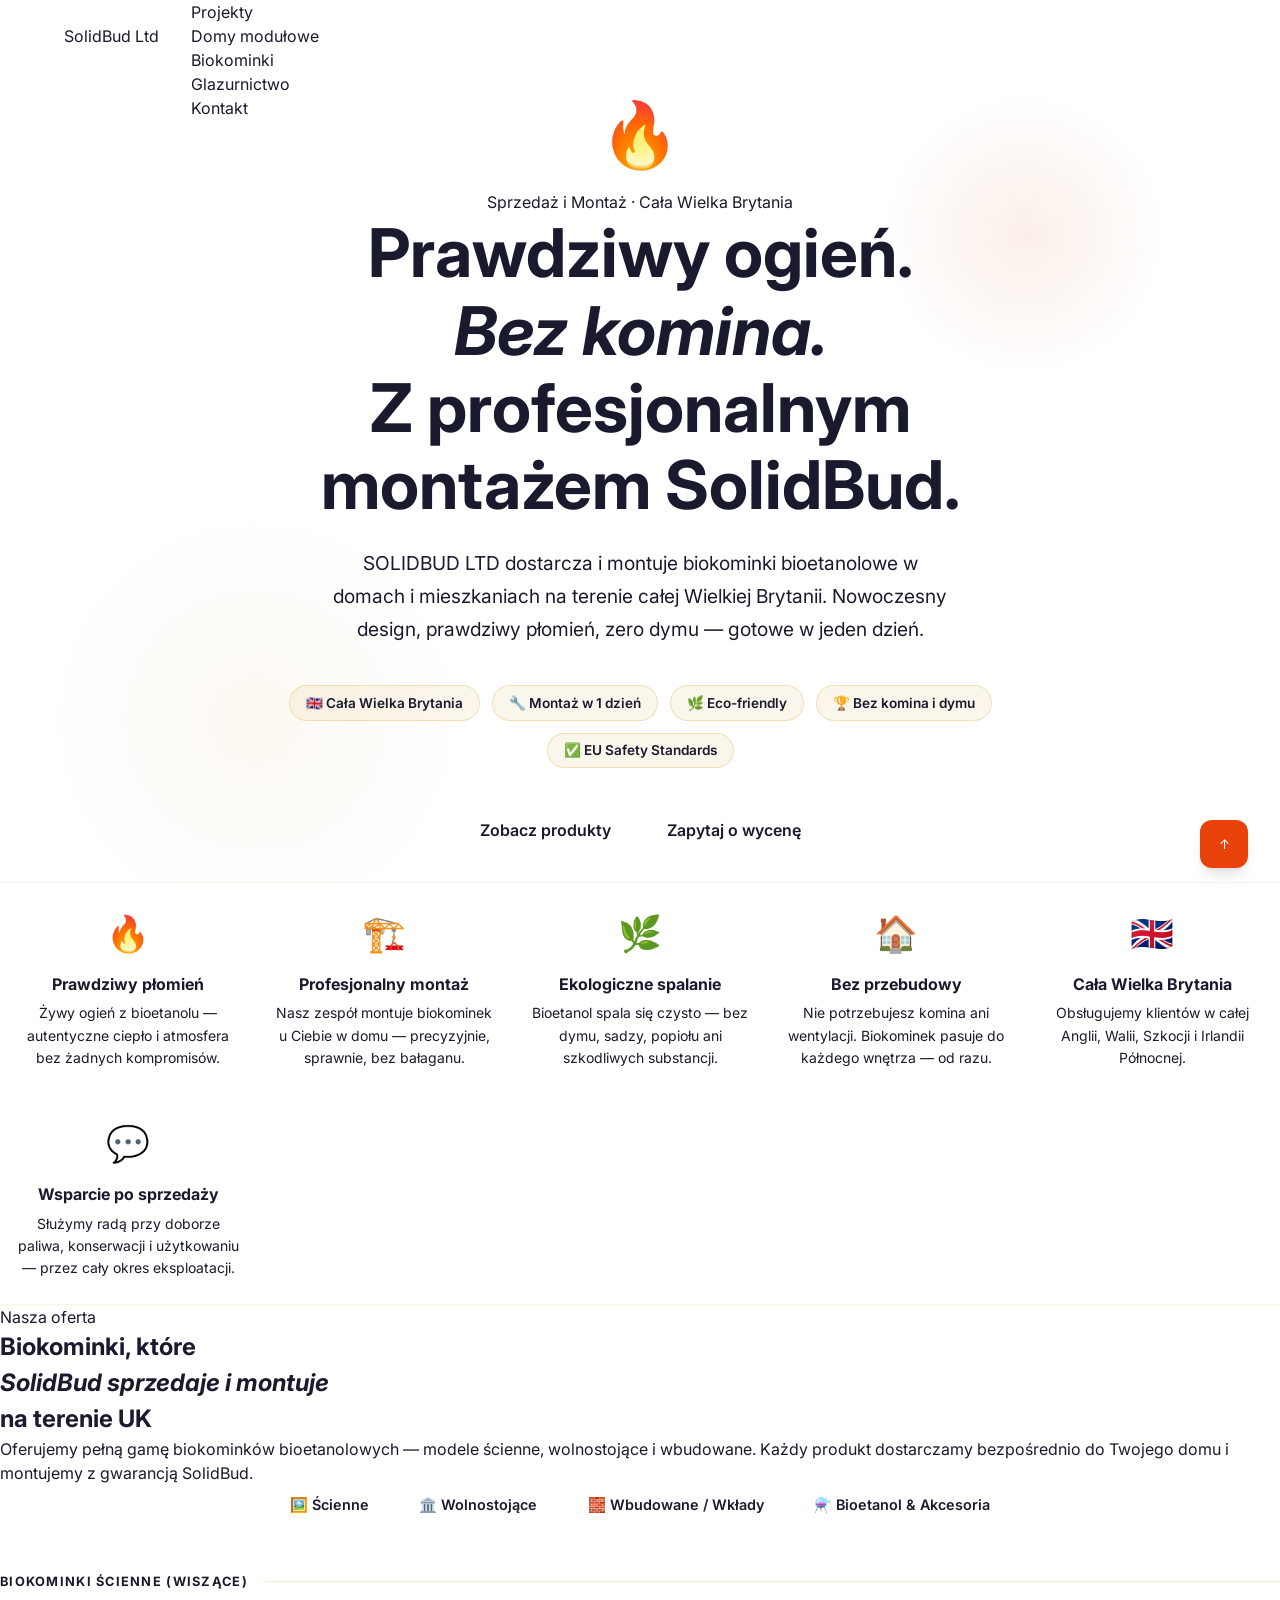
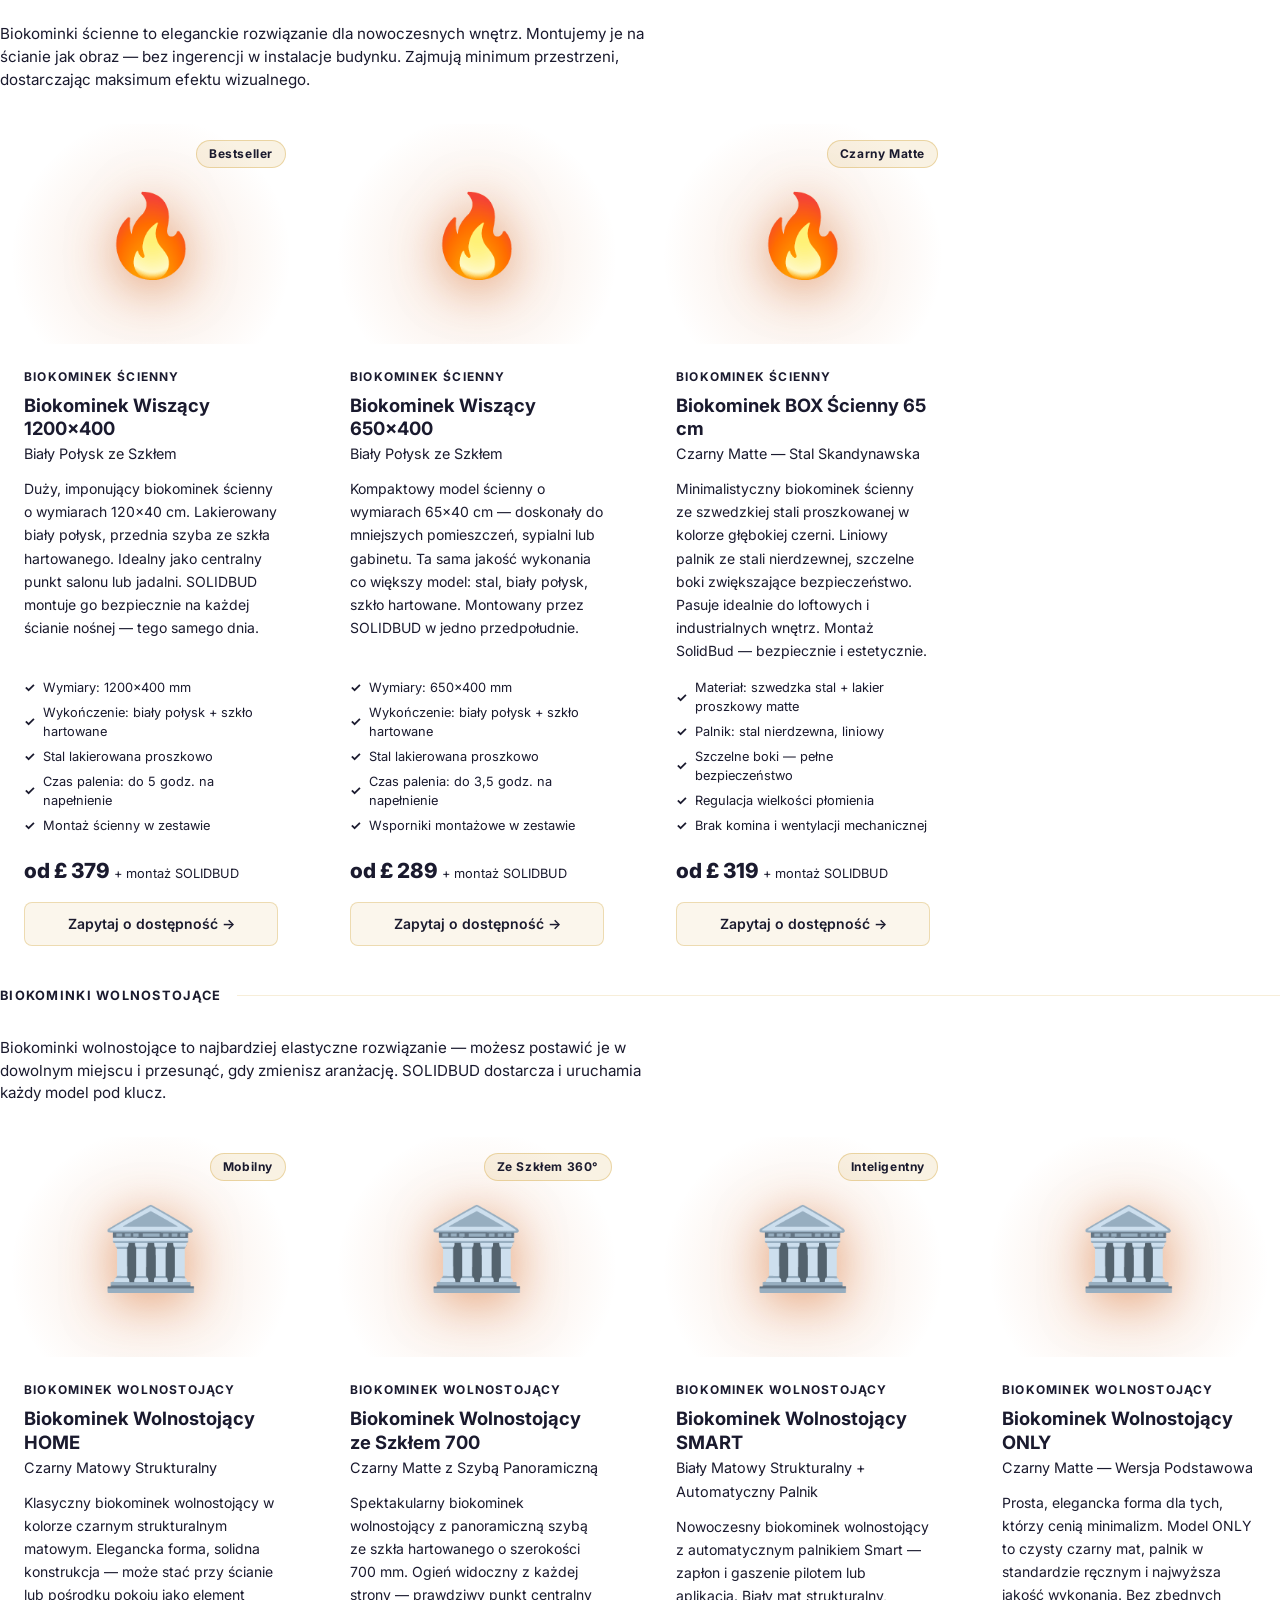
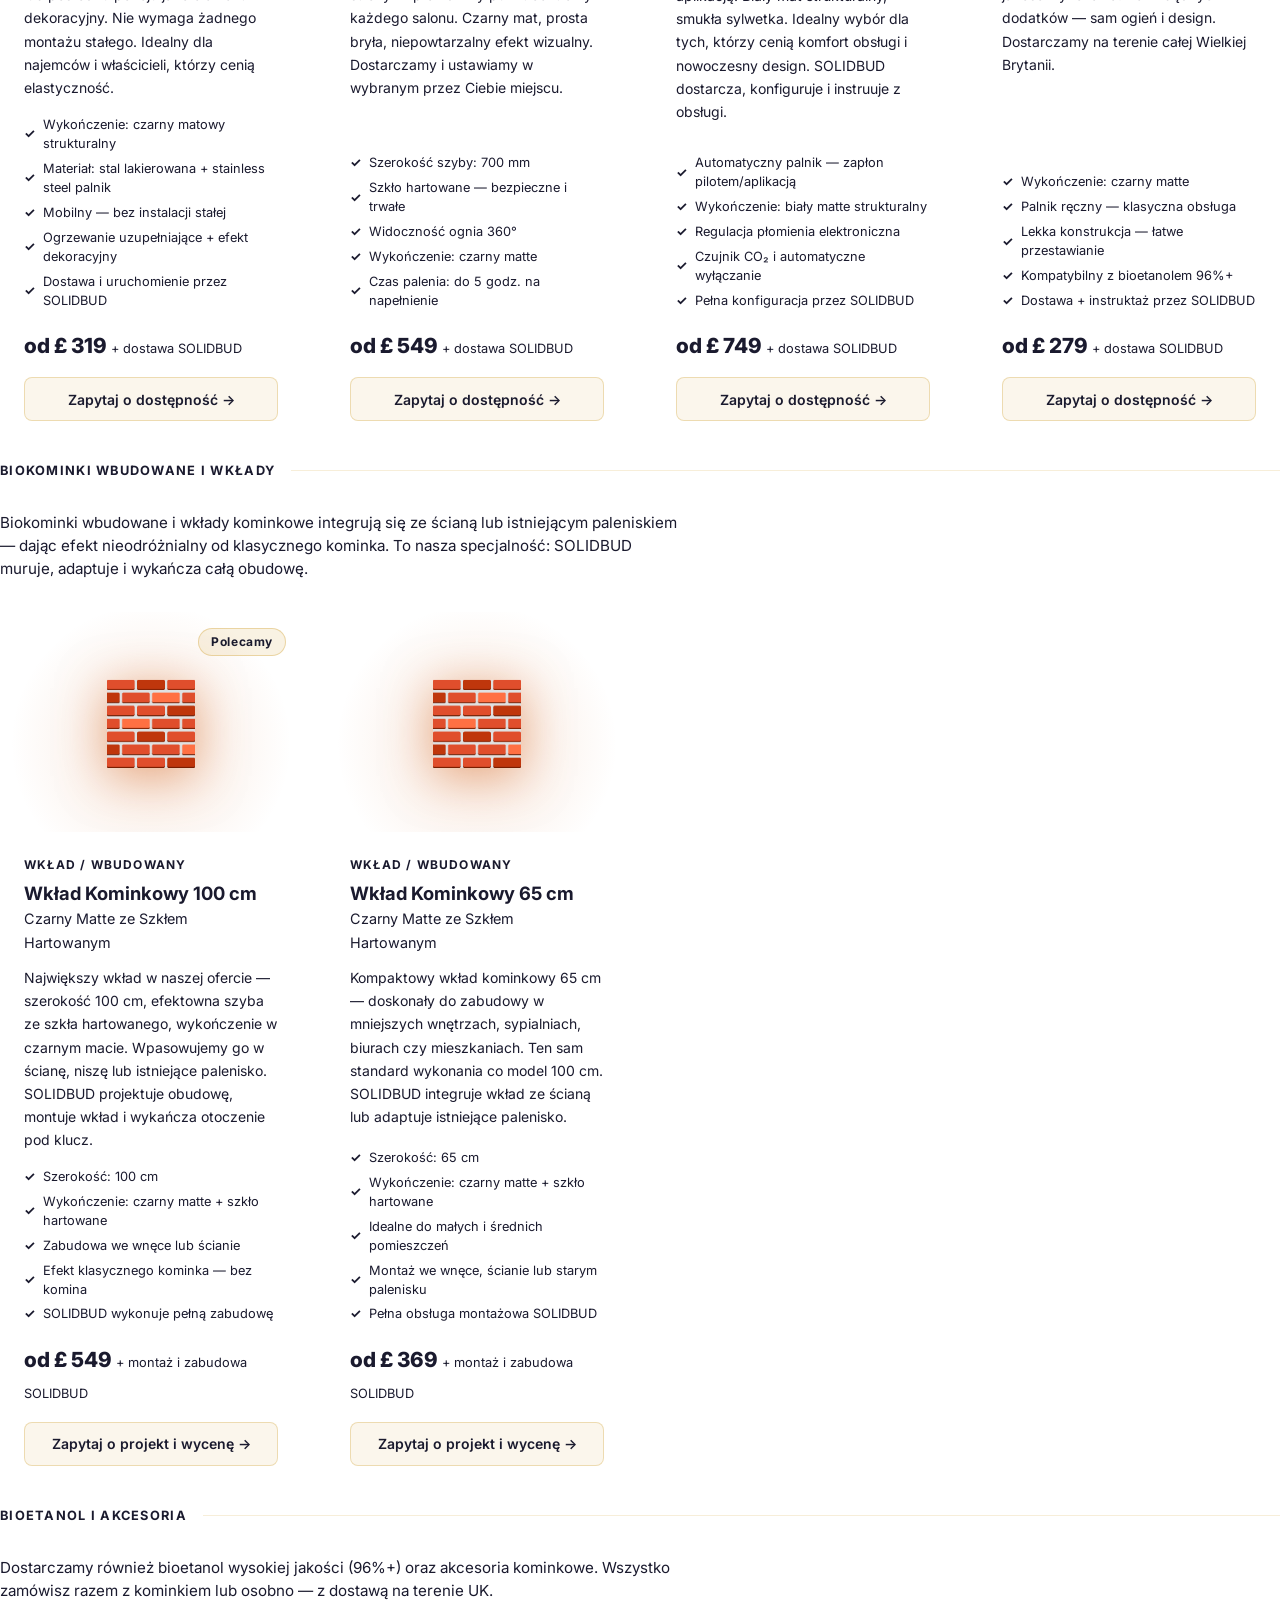
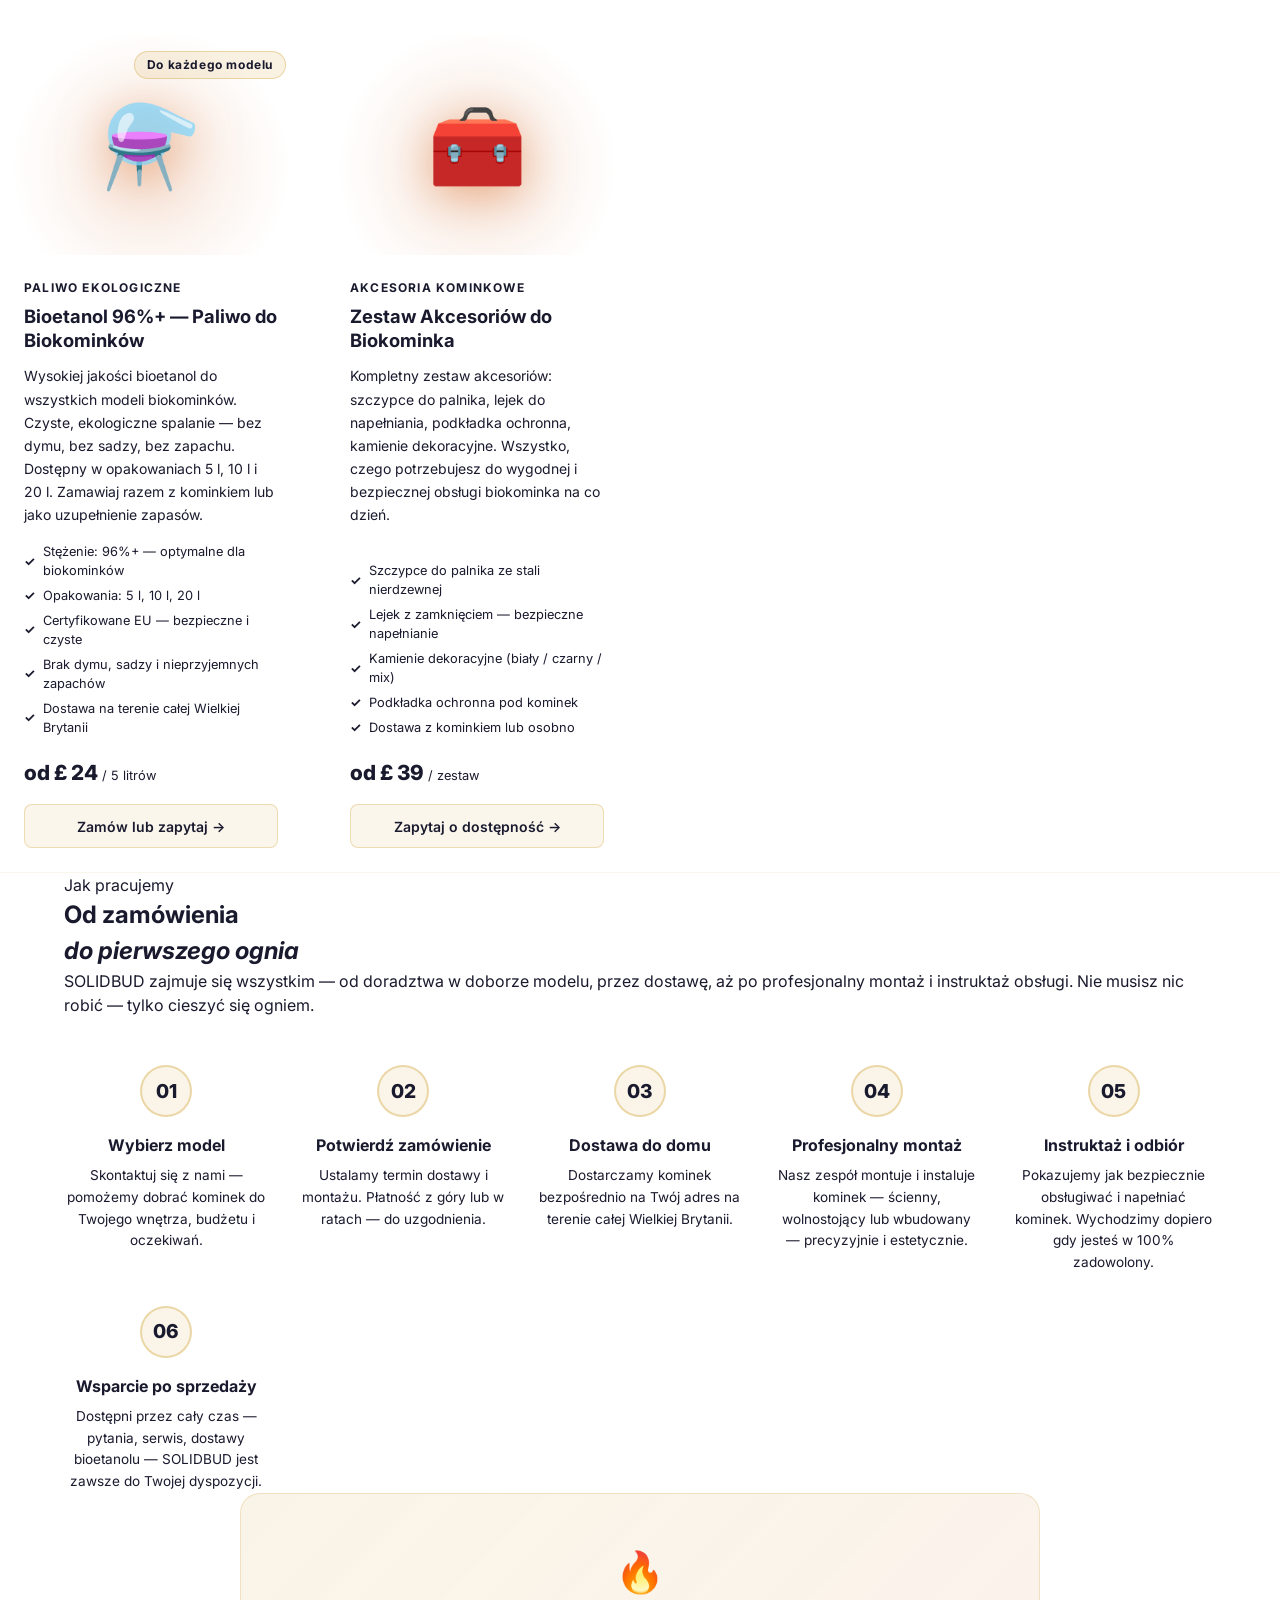
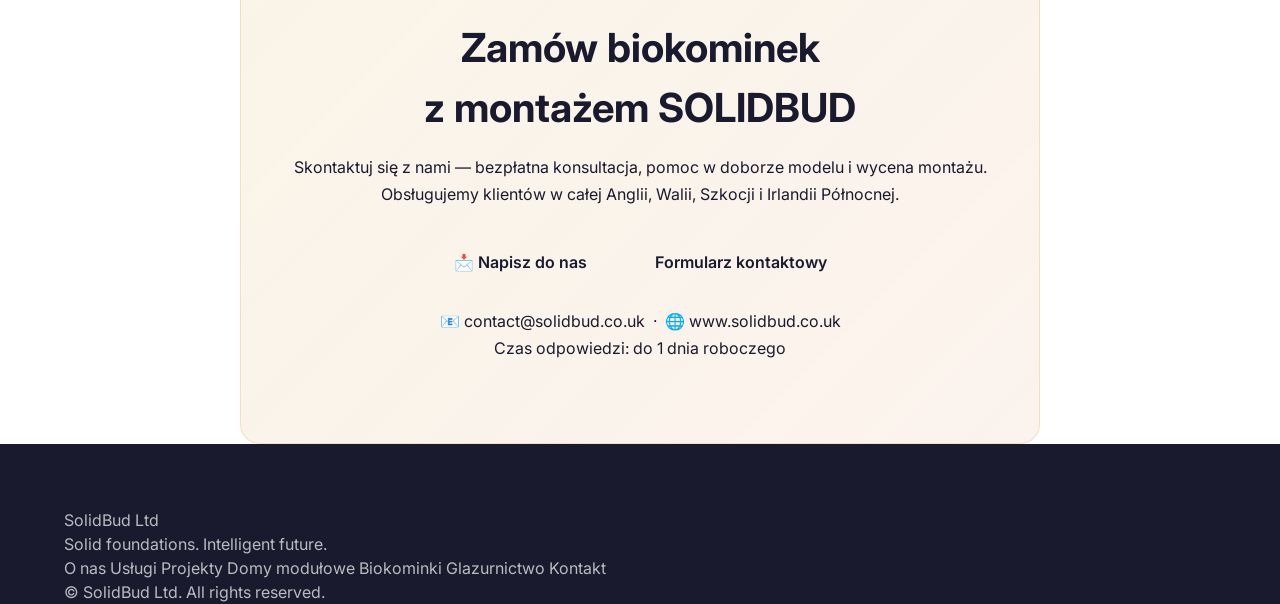
<file: kominki.html>
<!DOCTYPE html>
<html lang="pl">
<head>
  <meta charset="UTF-8" />
  <meta name="viewport" content="width=device-width, initial-scale=1.0" />
  <meta name="description" content="SOLIDBUD LTD sprzedaje i montuje biopominki bioetanolowe na terenie całej Wielkiej Brytanii. Modele ścienne, wolnostojące i wbudowane — bez komina, bez dymu, z profesjonalnym montażem." />
  <title>Biokominki — Sprzedaż i Montaż UK | SolidBud Ltd</title>
  <link rel="preconnect" href="https://fonts.googleapis.com" />
  <link rel="preconnect" href="https://fonts.gstatic.com" crossorigin />
  <link href="https://fonts.googleapis.com/css2?family=Inter:wght@300;400;500;600;700;800;900&family=Playfair+Display:ital,wght@0,700;1,700&display=swap" rel="stylesheet" />
  <link rel="stylesheet" href="css/style.css" />
  <link rel="icon" href="favicon.svg" type="image/svg+xml" />
  <link rel="canonical" href="https://www.solidbud.co.uk/kominki" />
  <meta name="robots" content="index, follow" />
  <meta name="author" content="SolidBud Ltd" />
  <meta property="og:type" content="website" />
  <meta property="og:site_name" content="SolidBud Ltd" />
  <meta property="og:title" content="Biokominki — Sprzedaż i Montaż UK | SolidBud Ltd" />
  <meta property="og:description" content="SOLIDBUD sprzedaje i montuje biokominki bioetanolowe na terenie całej Wielkiej Brytanii. Modele ścienne, wolnostojące i wbudowane." />
  <meta property="og:url" content="https://www.solidbud.co.uk/kominki" />
  <style>
    /* ── Fireplace page–specific overrides ─────────────────────── */
    .fire-hero {
      min-height: 90vh;
      display: flex;
      align-items: center;
      justify-content: center;
      text-align: center;
      padding: var(--sp-xl) var(--sp-md);
      background: radial-gradient(ellipse 80% 60% at 50% 30%,
        rgba(212, 100, 30, 0.18) 0%,
        transparent 70%),
        var(--clr-dark);
      position: relative;
      overflow: hidden;
    }
    .fire-hero::before {
      content: '';
      position: absolute;
      inset: 0;
      background:
        radial-gradient(circle 300px at 20% 80%, rgba(212,168,67,.07) 0%, transparent 70%),
        radial-gradient(circle 200px at 80% 20%, rgba(212,100,30,.1) 0%, transparent 70%);
      pointer-events: none;
    }
    .fire-hero-content {
      position: relative;
      max-width: 860px;
    }
    .fire-hero-flame {
      font-size: 4rem;
      line-height: 1;
      margin-bottom: 1.5rem;
      animation: flicker 2.5s ease-in-out infinite alternate;
    }
    @keyframes flicker {
      0%   { filter: drop-shadow(0 0 12px rgba(255,120,20,.6)); transform: scale(1); }
      50%  { filter: drop-shadow(0 0 24px rgba(255,160,30,.8)); transform: scale(1.04); }
      100% { filter: drop-shadow(0 0 16px rgba(255,100,10,.5)); transform: scale(.98); }
    }
    .fire-hero h1 {
      font-family: var(--font-serif);
      font-size: clamp(2.2rem, 6vw, 4.2rem);
      line-height: 1.15;
      color: var(--clr-white);
      margin-bottom: 1.5rem;
    }
    .fire-hero h1 em {
      font-style: italic;
      color: var(--clr-gold);
    }
    .fire-hero-subtitle {
      font-size: clamp(1rem, 2vw, 1.2rem);
      color: var(--clr-grey-400);
      max-width: 620px;
      margin: 0 auto 2.5rem;
      line-height: 1.7;
    }
    .fire-hero-badges {
      display: flex;
      flex-wrap: wrap;
      gap: .75rem;
      justify-content: center;
      margin-bottom: 2.5rem;
    }
    .fire-badge {
      background: rgba(212,168,67,.1);
      border: 1px solid rgba(212,168,67,.3);
      color: var(--clr-gold-light);
      padding: .4rem 1rem;
      border-radius: 99px;
      font-size: .85rem;
      font-weight: 600;
    }

    /* ── Why SolidBud strip ─────────────────────────────────────── */
    .why-strip {
      background: var(--clr-dark-2);
      border-top: 1px solid rgba(212,168,67,.12);
      border-bottom: 1px solid rgba(212,168,67,.12);
      padding: var(--sp-lg) var(--sp-md);
    }
    .why-grid {
      display: grid;
      grid-template-columns: repeat(auto-fit, minmax(220px, 1fr));
      gap: var(--sp-md);
      max-width: var(--max-width);
      margin: 0 auto;
    }
    .why-card {
      text-align: center;
      padding: 1.5rem 1rem;
    }
    .why-icon {
      font-size: 2.2rem;
      margin-bottom: .75rem;
      display: block;
    }
    .why-title {
      font-size: 1rem;
      font-weight: 700;
      color: var(--clr-gold);
      margin-bottom: .4rem;
    }
    .why-desc {
      font-size: .875rem;
      color: var(--clr-grey-400);
      line-height: 1.6;
    }

    /* ── Category nav ───────────────────────────────────────────── */
    .cat-nav {
      display: flex;
      flex-wrap: wrap;
      gap: .75rem;
      justify-content: center;
      padding: var(--sp-md) var(--sp-md) 0;
      max-width: var(--max-width);
      margin: 0 auto;
    }
    .cat-btn {
      background: var(--clr-dark-3);
      border: 1px solid var(--clr-dark-4);
      color: var(--clr-grey-400);
      padding: .55rem 1.2rem;
      border-radius: 8px;
      cursor: pointer;
      font-size: .9rem;
      font-weight: 600;
      font-family: var(--font-sans);
      transition: all var(--dur) var(--ease);
      text-decoration: none;
    }
    .cat-btn:hover,
    .cat-btn.active {
      background: rgba(212,168,67,.12);
      border-color: rgba(212,168,67,.4);
      color: var(--clr-gold-light);
    }

    /* ── Product cards ──────────────────────────────────────────── */
    .products-section {
      padding: var(--sp-lg) var(--sp-md);
    }
    .products-container {
      max-width: var(--max-width);
      margin: 0 auto;
    }
    .products-category-label {
      display: flex;
      align-items: center;
      gap: 1rem;
      margin-bottom: 2rem;
    }
    .products-category-label::after {
      content: '';
      flex: 1;
      height: 1px;
      background: rgba(212,168,67,.2);
    }
    .cat-label-text {
      font-size: .8rem;
      font-weight: 700;
      letter-spacing: .1em;
      text-transform: uppercase;
      color: var(--clr-gold);
      white-space: nowrap;
    }
    .products-grid {
      display: grid;
      grid-template-columns: repeat(auto-fill, minmax(300px, 1fr));
      gap: 1.5rem;
      margin-bottom: var(--sp-lg);
    }
    .product-card {
      background: var(--clr-dark-2);
      border: 1px solid var(--clr-dark-4);
      border-radius: 16px;
      overflow: hidden;
      transition: transform var(--dur) var(--ease), border-color var(--dur) var(--ease);
      display: flex;
      flex-direction: column;
    }
    .product-card:hover {
      transform: translateY(-4px);
      border-color: rgba(212,168,67,.3);
    }
    .product-visual {
      height: 220px;
      display: flex;
      align-items: center;
      justify-content: center;
      font-size: 5rem;
      background: var(--clr-dark-3);
      position: relative;
      overflow: hidden;
    }
    .product-visual::after {
      content: '';
      position: absolute;
      inset: 0;
      background: radial-gradient(circle at 50% 60%, rgba(212,100,30,.15) 0%, transparent 70%);
      pointer-events: none;
    }
    .product-visual-emoji {
      position: relative;
      z-index: 1;
      filter: drop-shadow(0 8px 24px rgba(212,100,30,.5));
    }
    .product-badge-tag {
      position: absolute;
      top: 1rem;
      right: 1rem;
      background: rgba(212,168,67,.15);
      border: 1px solid rgba(212,168,67,.4);
      color: var(--clr-gold-light);
      padding: .25rem .75rem;
      border-radius: 99px;
      font-size: .75rem;
      font-weight: 700;
      letter-spacing: .05em;
      z-index: 2;
    }
    .product-body {
      padding: 1.5rem;
      flex: 1;
      display: flex;
      flex-direction: column;
    }
    .product-type {
      font-size: .75rem;
      font-weight: 700;
      letter-spacing: .1em;
      text-transform: uppercase;
      color: var(--clr-gold);
      margin-bottom: .5rem;
    }
    .product-name {
      font-size: 1.15rem;
      font-weight: 700;
      color: var(--clr-white);
      margin-bottom: .75rem;
      line-height: 1.3;
    }
    .product-desc {
      font-size: .875rem;
      color: var(--clr-grey-400);
      line-height: 1.65;
      margin-bottom: 1rem;
      flex: 1;
    }
    .product-specs {
      list-style: none;
      margin-bottom: 1.25rem;
      display: flex;
      flex-direction: column;
      gap: .35rem;
    }
    .product-specs li {
      font-size: .8rem;
      color: var(--clr-grey-400);
      display: flex;
      align-items: center;
      gap: .5rem;
    }
    .product-specs li::before {
      content: '✓';
      color: var(--clr-gold);
      font-weight: 700;
      flex-shrink: 0;
    }
    .product-price {
      font-size: 1.3rem;
      font-weight: 800;
      color: var(--clr-gold-light);
      margin-bottom: 1rem;
    }
    .product-price span {
      font-size: .8rem;
      font-weight: 400;
      color: var(--clr-grey-400);
    }
    .product-cta {
      display: block;
      text-align: center;
      background: rgba(212,168,67,.1);
      border: 1px solid rgba(212,168,67,.35);
      color: var(--clr-gold-light);
      padding: .65rem 1rem;
      border-radius: 8px;
      font-size: .875rem;
      font-weight: 600;
      text-decoration: none;
      transition: all var(--dur) var(--ease);
    }
    .product-cta:hover {
      background: rgba(212,168,67,.2);
      border-color: var(--clr-gold);
      color: var(--clr-gold);
    }

    /* ── How it works ───────────────────────────────────────────── */
    .how-section {
      background: var(--clr-dark-2);
      padding: var(--sp-xl) var(--sp-md);
      border-top: 1px solid rgba(212,168,67,.1);
    }
    .how-steps {
      display: grid;
      grid-template-columns: repeat(auto-fit, minmax(200px, 1fr));
      gap: 2rem;
      max-width: var(--max-width);
      margin: 3rem auto 0;
      counter-reset: steps;
    }
    .how-step {
      text-align: center;
      position: relative;
    }
    .step-num {
      width: 52px;
      height: 52px;
      border-radius: 50%;
      background: rgba(212,168,67,.12);
      border: 2px solid rgba(212,168,67,.4);
      color: var(--clr-gold);
      font-size: 1.2rem;
      font-weight: 800;
      display: flex;
      align-items: center;
      justify-content: center;
      margin: 0 auto 1rem;
    }
    .step-title {
      font-size: 1rem;
      font-weight: 700;
      color: var(--clr-white);
      margin-bottom: .5rem;
    }
    .step-text {
      font-size: .85rem;
      color: var(--clr-grey-400);
      line-height: 1.6;
    }

    /* ── Promo banner ───────────────────────────────────────────── */
    .promo-banner {
      background: linear-gradient(135deg, rgba(212,168,67,.12) 0%, rgba(212,100,30,.08) 100%);
      border: 1px solid rgba(212,168,67,.25);
      border-radius: 20px;
      padding: 3rem 2rem;
      text-align: center;
      max-width: 800px;
      margin: 0 auto;
    }
    .promo-banner h2 {
      font-family: var(--font-serif);
      font-size: clamp(1.5rem, 4vw, 2.5rem);
      color: var(--clr-white);
      margin-bottom: 1rem;
    }
    .promo-banner p {
      color: var(--clr-grey-400);
      font-size: 1rem;
      margin-bottom: 2rem;
      line-height: 1.7;
    }
    .promo-actions {
      display: flex;
      gap: 1rem;
      flex-wrap: wrap;
      justify-content: center;
    }

    /* ── Responsive tweaks ──────────────────────────────────────── */
    @media (max-width: 600px) {
      .products-grid { grid-template-columns: 1fr; }
      .how-steps { grid-template-columns: 1fr 1fr; }
    }
    @media (max-width: 400px) {
      .how-steps { grid-template-columns: 1fr; }
    }
    /* ── Utility classes replacing inline styles ────────────────── */
    .pt-products-category { padding-top: 3rem; }
    .pt-products-sub      { padding-top: 1rem; }
    .cat-intro {
      color: var(--clr-grey-400);
      font-size: .95rem;
      margin-bottom: 2rem;
      max-width: 680px;
    }
    .product-sub-name {
      font-weight: 400;
      font-size: .9rem;
      color: var(--clr-grey-400);
    }
    .promo-tagline {
      margin-top: 1.5rem;
      font-size: .85rem;
      color: var(--clr-grey-600);
    }
    .promo-flame {
      font-size: 2.5rem;
      margin-bottom: 1rem;
    }
  </style>
</head>
<body>

  <!-- ─── NAVIGATION ─────────────────────────────────────────── -->
  <header class="site-header" id="site-header">
    <nav class="nav container">
      <a href="index.html" class="nav-logo">
        <span class="logo-solid">Solid</span><span class="logo-bud">Bud</span>
        <span class="logo-ltd">Ltd</span>
      </a>
      <ul class="nav-links" id="nav-links">
        <li><a href="index.html#about">O nas</a></li>
        <li><a href="index.html#pillars">Usługi</a></li>
        <li><a href="index.html#projects">Projekty</a></li>
        <li><a href="index.html#modular">Domy modułowe</a></li>
        <li><a href="kominki.html" class="active">Biokominki</a></li>
        <li><a href="glazurnictwo.html">Glazurnictwo</a></li>
        <li><a href="index.html#contact" class="nav-cta">Kontakt</a></li>
      </ul>
      <button class="nav-toggle" id="nav-toggle" aria-label="Toggle navigation" aria-expanded="false">
        <span></span><span></span><span></span>
      </button>
    </nav>
  </header>

  <main>

    <!-- ─── HERO ──────────────────────────────────────────────── -->
    <section class="fire-hero" id="hero">
      <div class="fire-hero-content">
        <div class="fire-hero-flame" aria-hidden="true">🔥</div>
        <p class="section-eyebrow">Sprzedaż i Montaż · Cała Wielka Brytania</p>
        <h1>
          Prawdziwy ogień.<br />
          <em>Bez komina.</em><br />
          Z profesjonalnym<br />montażem SolidBud.
        </h1>
        <p class="fire-hero-subtitle">
          SOLIDBUD LTD dostarcza i montuje biokominki bioetanolowe w domach
          i mieszkaniach na terenie całej Wielkiej Brytanii. Nowoczesny design,
          prawdziwy płomień, zero dymu — gotowe w jeden dzień.
        </p>
        <div class="fire-hero-badges">
          <span class="fire-badge">🇬🇧 Cała Wielka Brytania</span>
          <span class="fire-badge">🔧 Montaż w 1 dzień</span>
          <span class="fire-badge">🌿 Eco-friendly</span>
          <span class="fire-badge">🏆 Bez komina i dymu</span>
          <span class="fire-badge">✅ EU Safety Standards</span>
        </div>
        <div class="hero-actions">
          <a href="#produkty" class="btn btn-primary">Zobacz produkty</a>
          <a href="#kontakt" class="btn btn-outline">Zapytaj o wycenę</a>
        </div>
      </div>
    </section>

    <!-- ─── WHY SOLIDBUD ─────────────────────────────────────── -->
    <section class="why-strip" id="dlaczego">
      <div class="why-grid">
        <div class="why-card">
          <span class="why-icon" aria-hidden="true">🔥</span>
          <p class="why-title">Prawdziwy płomień</p>
          <p class="why-desc">Żywy ogień z bioetanolu — autentyczne ciepło i atmosfera bez żadnych kompromisów.</p>
        </div>
        <div class="why-card">
          <span class="why-icon" aria-hidden="true">🏗️</span>
          <p class="why-title">Profesjonalny montaż</p>
          <p class="why-desc">Nasz zespół montuje biokominek u Ciebie w domu — precyzyjnie, sprawnie, bez bałaganu.</p>
        </div>
        <div class="why-card">
          <span class="why-icon" aria-hidden="true">🌿</span>
          <p class="why-title">Ekologiczne spalanie</p>
          <p class="why-desc">Bioetanol spala się czysto — bez dymu, sadzy, popiołu ani szkodliwych substancji.</p>
        </div>
        <div class="why-card">
          <span class="why-icon" aria-hidden="true">🏠</span>
          <p class="why-title">Bez przebudowy</p>
          <p class="why-desc">Nie potrzebujesz komina ani wentylacji. Biokominek pasuje do każdego wnętrza — od razu.</p>
        </div>
        <div class="why-card">
          <span class="why-icon" aria-hidden="true">🇬🇧</span>
          <p class="why-title">Cała Wielka Brytania</p>
          <p class="why-desc">Obsługujemy klientów w całej Anglii, Walii, Szkocji i Irlandii Północnej.</p>
        </div>
        <div class="why-card">
          <span class="why-icon" aria-hidden="true">💬</span>
          <p class="why-title">Wsparcie po sprzedaży</p>
          <p class="why-desc">Służymy radą przy doborze paliwa, konserwacji i użytkowaniu — przez cały okres eksploatacji.</p>
        </div>
      </div>
    </section>

    <!-- ─── PRODUCTS ─────────────────────────────────────────── -->
    <section class="products-section section" id="produkty">
      <div class="products-container">

        <div class="section-header">
          <p class="section-eyebrow">Nasza oferta</p>
          <h2 class="section-title">
            Biokominki, które<br />
            <em>SolidBud sprzedaje i montuje</em><br />
            na terenie UK
          </h2>
          <p class="section-intro">
            Oferujemy pełną gamę biokominków bioetanolowych — modele ścienne,
            wolnostojące i wbudowane. Każdy produkt dostarczamy bezpośrednio
            do Twojego domu i montujemy z gwarancją SolidBud.
          </p>
        </div>

        <!-- Quick category nav -->
        <div class="cat-nav">
          <a href="#scienne" class="cat-btn">🖼️ Ścienne</a>
          <a href="#wolnostojace" class="cat-btn">🏛️ Wolnostojące</a>
          <a href="#wbudowane" class="cat-btn">🧱 Wbudowane / Wkłady</a>
          <a href="#akcesoria" class="cat-btn">⚗️ Bioetanol &amp; Akcesoria</a>
        </div>

        <!-- ── WALL-MOUNTED ──────────────────────────────────── -->
        <div id="scienne" class="pt-products-category">
          <div class="products-category-label">
            <span class="cat-label-text">Biokominki Ścienne (Wiszące)</span>
          </div>
          <p class="cat-intro">
            Biokominki ścienne to eleganckie rozwiązanie dla nowoczesnych wnętrz.
            Montujemy je na ścianie jak obraz — bez ingerencji w instalacje budynku.
            Zajmują minimum przestrzeni, dostarczając maksimum efektu wizualnego.
          </p>
          <div class="products-grid">

            <article class="product-card">
              <div class="product-visual">
                <span class="product-visual-emoji" aria-hidden="true">🔥</span>
                <span class="product-badge-tag">Bestseller</span>
              </div>
              <div class="product-body">
                <p class="product-type">Biokominek Ścienny</p>
                <h3 class="product-name">Biokominek Wiszący 1200×400<br /><small class="product-sub-name">Biały Połysk ze Szkłem</small></h3>
                <p class="product-desc">
                  Duży, imponujący biokominek ścienny o wymiarach 120×40 cm. Lakierowany biały połysk,
                  przednia szyba ze szkła hartowanego. Idealny jako centralny punkt salonu lub jadalni.
                  SOLIDBUD montuje go bezpiecznie na każdej ścianie nośnej — tego samego dnia.
                </p>
                <ul class="product-specs">
                  <li>Wymiary: 1200×400 mm</li>
                  <li>Wykończenie: biały połysk + szkło hartowane</li>
                  <li>Stal lakierowana proszkowo</li>
                  <li>Czas palenia: do 5 godz. na napełnienie</li>
                  <li>Montaż ścienny w zestawie</li>
                </ul>
                <p class="product-price">od £ 379 <span>+ montaż SOLIDBUD</span></p>
                <a href="#kontakt" class="product-cta">Zapytaj o dostępność →</a>
              </div>
            </article>

            <article class="product-card">
              <div class="product-visual">
                <span class="product-visual-emoji" aria-hidden="true">🔥</span>
              </div>
              <div class="product-body">
                <p class="product-type">Biokominek Ścienny</p>
                <h3 class="product-name">Biokominek Wiszący 650×400<br /><small class="product-sub-name">Biały Połysk ze Szkłem</small></h3>
                <p class="product-desc">
                  Kompaktowy model ścienny o wymiarach 65×40 cm — doskonały do mniejszych pomieszczeń,
                  sypialni lub gabinetu. Ta sama jakość wykonania co większy model: stal, biały połysk,
                  szkło hartowane. Montowany przez SOLIDBUD w jedno przedpołudnie.
                </p>
                <ul class="product-specs">
                  <li>Wymiary: 650×400 mm</li>
                  <li>Wykończenie: biały połysk + szkło hartowane</li>
                  <li>Stal lakierowana proszkowo</li>
                  <li>Czas palenia: do 3,5 godz. na napełnienie</li>
                  <li>Wsporniki montażowe w zestawie</li>
                </ul>
                <p class="product-price">od £ 289 <span>+ montaż SOLIDBUD</span></p>
                <a href="#kontakt" class="product-cta">Zapytaj o dostępność →</a>
              </div>
            </article>

            <article class="product-card">
              <div class="product-visual">
                <span class="product-visual-emoji" aria-hidden="true">🔥</span>
                <span class="product-badge-tag">Czarny Matte</span>
              </div>
              <div class="product-body">
                <p class="product-type">Biokominek Ścienny</p>
                <h3 class="product-name">Biokominek BOX Ścienny 65 cm<br /><small class="product-sub-name">Czarny Matte — Stal Skandynawska</small></h3>
                <p class="product-desc">
                  Minimalistyczny biokominek ścienny ze szwedzkiej stali proszkowanej w kolorze
                  głębokiej czerni. Liniowy palnik ze stali nierdzewnej, szczelne boki
                  zwiększające bezpieczeństwo. Pasuje idealnie do loftowych i industrialnych wnętrz.
                  Montaż SolidBud — bezpiecznie i estetycznie.
                </p>
                <ul class="product-specs">
                  <li>Materiał: szwedzka stal + lakier proszkowy matte</li>
                  <li>Palnik: stal nierdzewna, liniowy</li>
                  <li>Szczelne boki — pełne bezpieczeństwo</li>
                  <li>Regulacja wielkości płomienia</li>
                  <li>Brak komina i wentylacji mechanicznej</li>
                </ul>
                <p class="product-price">od £ 319 <span>+ montaż SOLIDBUD</span></p>
                <a href="#kontakt" class="product-cta">Zapytaj o dostępność →</a>
              </div>
            </article>

          </div>
        </div>

        <!-- ── FREESTANDING ─────────────────────────────────────── -->
        <div id="wolnostojace" class="pt-products-sub">
          <div class="products-category-label">
            <span class="cat-label-text">Biokominki Wolnostojące</span>
          </div>
          <p class="cat-intro">
            Biokominki wolnostojące to najbardziej elastyczne rozwiązanie — możesz postawić
            je w dowolnym miejscu i przesunąć, gdy zmienisz aranżację. SOLIDBUD dostarcza
            i uruchamia każdy model pod klucz.
          </p>
          <div class="products-grid">

            <article class="product-card">
              <div class="product-visual">
                <span class="product-visual-emoji" aria-hidden="true">🏛️</span>
                <span class="product-badge-tag">Mobilny</span>
              </div>
              <div class="product-body">
                <p class="product-type">Biokominek Wolnostojący</p>
                <h3 class="product-name">Biokominek Wolnostojący HOME<br /><small class="product-sub-name">Czarny Matowy Strukturalny</small></h3>
                <p class="product-desc">
                  Klasyczny biokominek wolnostojący w kolorze czarnym strukturalnym matowym.
                  Elegancka forma, solidna konstrukcja — może stać przy ścianie lub
                  pośrodku pokoju jako element dekoracyjny. Nie wymaga żadnego montażu stałego.
                  Idealny dla najemców i właścicieli, którzy cenią elastyczność.
                </p>
                <ul class="product-specs">
                  <li>Wykończenie: czarny matowy strukturalny</li>
                  <li>Materiał: stal lakierowana + stainless steel palnik</li>
                  <li>Mobilny — bez instalacji stałej</li>
                  <li>Ogrzewanie uzupełniające + efekt dekoracyjny</li>
                  <li>Dostawa i uruchomienie przez SOLIDBUD</li>
                </ul>
                <p class="product-price">od £ 319 <span>+ dostawa SOLIDBUD</span></p>
                <a href="#kontakt" class="product-cta">Zapytaj o dostępność →</a>
              </div>
            </article>

            <article class="product-card">
              <div class="product-visual">
                <span class="product-visual-emoji" aria-hidden="true">🏛️</span>
                <span class="product-badge-tag">Ze Szkłem 360°</span>
              </div>
              <div class="product-body">
                <p class="product-type">Biokominek Wolnostojący</p>
                <h3 class="product-name">Biokominek Wolnostojący ze Szkłem 700<br /><small class="product-sub-name">Czarny Matte z Szybą Panoramiczną</small></h3>
                <p class="product-desc">
                  Spektakularny biokominek wolnostojący z panoramiczną szybą ze szkła hartowanego
                  o szerokości 700 mm. Ogień widoczny z każdej strony — prawdziwy punkt centralny
                  każdego salonu. Czarny mat, prosta bryła, niepowtarzalny efekt wizualny.
                  Dostarczamy i ustawiamy w wybranym przez Ciebie miejscu.
                </p>
                <ul class="product-specs">
                  <li>Szerokość szyby: 700 mm</li>
                  <li>Szkło hartowane — bezpieczne i trwałe</li>
                  <li>Widoczność ognia 360°</li>
                  <li>Wykończenie: czarny matte</li>
                  <li>Czas palenia: do 5 godz. na napełnienie</li>
                </ul>
                <p class="product-price">od £ 549 <span>+ dostawa SOLIDBUD</span></p>
                <a href="#kontakt" class="product-cta">Zapytaj o dostępność →</a>
              </div>
            </article>

            <article class="product-card">
              <div class="product-visual">
                <span class="product-visual-emoji" aria-hidden="true">🏛️</span>
                <span class="product-badge-tag">Inteligentny</span>
              </div>
              <div class="product-body">
                <p class="product-type">Biokominek Wolnostojący</p>
                <h3 class="product-name">Biokominek Wolnostojący SMART<br /><small class="product-sub-name">Biały Matowy Strukturalny + Automatyczny Palnik</small></h3>
                <p class="product-desc">
                  Nowoczesny biokominek wolnostojący z automatycznym palnikiem Smart — zapłon
                  i gaszenie pilotem lub aplikacją. Biały mat strukturalny, smukła sylwetka.
                  Idealny wybór dla tych, którzy cenią komfort obsługi i nowoczesny design.
                  SOLIDBUD dostarcza, konfiguruje i instruuje z obsługi.
                </p>
                <ul class="product-specs">
                  <li>Automatyczny palnik — zapłon pilotem/aplikacją</li>
                  <li>Wykończenie: biały matte strukturalny</li>
                  <li>Regulacja płomienia elektroniczna</li>
                  <li>Czujnik CO₂ i automatyczne wyłączanie</li>
                  <li>Pełna konfiguracja przez SOLIDBUD</li>
                </ul>
                <p class="product-price">od £ 749 <span>+ dostawa SOLIDBUD</span></p>
                <a href="#kontakt" class="product-cta">Zapytaj o dostępność →</a>
              </div>
            </article>

            <article class="product-card">
              <div class="product-visual">
                <span class="product-visual-emoji" aria-hidden="true">🏛️</span>
              </div>
              <div class="product-body">
                <p class="product-type">Biokominek Wolnostojący</p>
                <h3 class="product-name">Biokominek Wolnostojący ONLY<br /><small class="product-sub-name">Czarny Matte — Wersja Podstawowa</small></h3>
                <p class="product-desc">
                  Prosta, elegancka forma dla tych, którzy cenią minimalizm. Model ONLY
                  to czysty czarny mat, palnik w standardzie ręcznym i najwyższa jakość
                  wykonania. Bez zbędnych dodatków — sam ogień i design.
                  Dostarczamy na terenie całej Wielkiej Brytanii.
                </p>
                <ul class="product-specs">
                  <li>Wykończenie: czarny matte</li>
                  <li>Palnik ręczny — klasyczna obsługa</li>
                  <li>Lekka konstrukcja — łatwe przestawianie</li>
                  <li>Kompatybilny z bioetanolem 96%+</li>
                  <li>Dostawa + instruktaż przez SOLIDBUD</li>
                </ul>
                <p class="product-price">od £ 279 <span>+ dostawa SOLIDBUD</span></p>
                <a href="#kontakt" class="product-cta">Zapytaj o dostępność →</a>
              </div>
            </article>

          </div>
        </div>

        <!-- ── BUILT-IN / INSERTS ───────────────────────────────── -->
        <div id="wbudowane" class="pt-products-sub">
          <div class="products-category-label">
            <span class="cat-label-text">Biokominki Wbudowane i Wkłady</span>
          </div>
          <p class="cat-intro">
            Biokominki wbudowane i wkłady kominkowe integrują się ze ścianą lub
            istniejącym paleniskiem — dając efekt nieodróżnialny od klasycznego kominka.
            To nasza specjalność: SOLIDBUD muruje, adaptuje i wykańcza całą obudowę.
          </p>
          <div class="products-grid">

            <article class="product-card">
              <div class="product-visual">
                <span class="product-visual-emoji" aria-hidden="true">🧱</span>
                <span class="product-badge-tag">Polecamy</span>
              </div>
              <div class="product-body">
                <p class="product-type">Wkład / Wbudowany</p>
                <h3 class="product-name">Wkład Kominkowy 100 cm<br /><small class="product-sub-name">Czarny Matte ze Szkłem Hartowanym</small></h3>
                <p class="product-desc">
                  Największy wkład w naszej ofercie — szerokość 100 cm, efektowna szyba
                  ze szkła hartowanego, wykończenie w czarnym macie. Wpasowujemy go
                  w ścianę, niszę lub istniejące palenisko. SOLIDBUD projektuje obudowę,
                  montuje wkład i wykańcza otoczenie pod klucz.
                </p>
                <ul class="product-specs">
                  <li>Szerokość: 100 cm</li>
                  <li>Wykończenie: czarny matte + szkło hartowane</li>
                  <li>Zabudowa we wnęce lub ścianie</li>
                  <li>Efekt klasycznego kominka — bez komina</li>
                  <li>SOLIDBUD wykonuje pełną zabudowę</li>
                </ul>
                <p class="product-price">od £ 549 <span>+ montaż i zabudowa SOLIDBUD</span></p>
                <a href="#kontakt" class="product-cta">Zapytaj o projekt i wycenę →</a>
              </div>
            </article>

            <article class="product-card">
              <div class="product-visual">
                <span class="product-visual-emoji" aria-hidden="true">🧱</span>
              </div>
              <div class="product-body">
                <p class="product-type">Wkład / Wbudowany</p>
                <h3 class="product-name">Wkład Kominkowy 65 cm<br /><small class="product-sub-name">Czarny Matte ze Szkłem Hartowanym</small></h3>
                <p class="product-desc">
                  Kompaktowy wkład kominkowy 65 cm — doskonały do zabudowy w mniejszych
                  wnętrzach, sypialniach, biurach czy mieszkaniach. Ten sam standard
                  wykonania co model 100 cm. SOLIDBUD integruje wkład ze ścianą
                  lub adaptuje istniejące palenisko.
                </p>
                <ul class="product-specs">
                  <li>Szerokość: 65 cm</li>
                  <li>Wykończenie: czarny matte + szkło hartowane</li>
                  <li>Idealne do małych i średnich pomieszczeń</li>
                  <li>Montaż we wnęce, ścianie lub starym palenisku</li>
                  <li>Pełna obsługa montażowa SOLIDBUD</li>
                </ul>
                <p class="product-price">od £ 369 <span>+ montaż i zabudowa SOLIDBUD</span></p>
                <a href="#kontakt" class="product-cta">Zapytaj o projekt i wycenę →</a>
              </div>
            </article>

          </div>
        </div>

        <!-- ── ACCESSORIES ──────────────────────────────────────── -->
        <div id="akcesoria" class="pt-products-sub">
          <div class="products-category-label">
            <span class="cat-label-text">Bioetanol i Akcesoria</span>
          </div>
          <p class="cat-intro">
            Dostarczamy również bioetanol wysokiej jakości (96%+) oraz akcesoria
            kominkowe. Wszystko zamówisz razem z kominkiem lub osobno — z dostawą
            na terenie UK.
          </p>
          <div class="products-grid">

            <article class="product-card">
              <div class="product-visual">
                <span class="product-visual-emoji" aria-hidden="true">⚗️</span>
                <span class="product-badge-tag">Do każdego modelu</span>
              </div>
              <div class="product-body">
                <p class="product-type">Paliwo Ekologiczne</p>
                <h3 class="product-name">Bioetanol 96%+ — Paliwo do Biokominków</h3>
                <p class="product-desc">
                  Wysokiej jakości bioetanol do wszystkich modeli biokominków.
                  Czyste, ekologiczne spalanie — bez dymu, bez sadzy, bez zapachu.
                  Dostępny w opakowaniach 5 l, 10 l i 20 l. Zamawiaj razem
                  z kominkiem lub jako uzupełnienie zapasów.
                </p>
                <ul class="product-specs">
                  <li>Stężenie: 96%+ — optymalne dla biokominków</li>
                  <li>Opakowania: 5 l, 10 l, 20 l</li>
                  <li>Certyfikowane EU — bezpieczne i czyste</li>
                  <li>Brak dymu, sadzy i nieprzyjemnych zapachów</li>
                  <li>Dostawa na terenie całej Wielkiej Brytanii</li>
                </ul>
                <p class="product-price">od £ 24 <span>/ 5 litrów</span></p>
                <a href="#kontakt" class="product-cta">Zamów lub zapytaj →</a>
              </div>
            </article>

            <article class="product-card">
              <div class="product-visual">
                <span class="product-visual-emoji" aria-hidden="true">🧰</span>
              </div>
              <div class="product-body">
                <p class="product-type">Akcesoria Kominkowe</p>
                <h3 class="product-name">Zestaw Akcesoriów do Biokominka</h3>
                <p class="product-desc">
                  Kompletny zestaw akcesoriów: szczypce do palnika, lejek do napełniania,
                  podkładka ochronna, kamienie dekoracyjne. Wszystko, czego potrzebujesz
                  do wygodnej i bezpiecznej obsługi biokominka na co dzień.
                </p>
                <ul class="product-specs">
                  <li>Szczypce do palnika ze stali nierdzewnej</li>
                  <li>Lejek z zamknięciem — bezpieczne napełnianie</li>
                  <li>Kamienie dekoracyjne (biały / czarny / mix)</li>
                  <li>Podkładka ochronna pod kominek</li>
                  <li>Dostawa z kominkiem lub osobno</li>
                </ul>
                <p class="product-price">od £ 39 <span>/ zestaw</span></p>
                <a href="#kontakt" class="product-cta">Zapytaj o dostępność →</a>
              </div>
            </article>

          </div>
        </div>

      </div>
    </section>

    <!-- ─── HOW IT WORKS ─────────────────────────────────────── -->
    <section class="how-section section" id="jak-dzialamy">
      <div class="container">
        <div class="section-header">
          <p class="section-eyebrow">Jak pracujemy</p>
          <h2 class="section-title">Od zamówienia<br /><em>do pierwszego ognia</em></h2>
          <p class="section-intro">
            SOLIDBUD zajmuje się wszystkim — od doradztwa w doborze modelu,
            przez dostawę, aż po profesjonalny montaż i instruktaż obsługi.
            Nie musisz nic robić — tylko cieszyć się ogniem.
          </p>
        </div>
        <div class="how-steps">
          <div class="how-step">
            <div class="step-num">01</div>
            <p class="step-title">Wybierz model</p>
            <p class="step-text">Skontaktuj się z nami — pomożemy dobrać kominek do Twojego wnętrza, budżetu i oczekiwań.</p>
          </div>
          <div class="how-step">
            <div class="step-num">02</div>
            <p class="step-title">Potwierdź zamówienie</p>
            <p class="step-text">Ustalamy termin dostawy i montażu. Płatność z góry lub w ratach — do uzgodnienia.</p>
          </div>
          <div class="how-step">
            <div class="step-num">03</div>
            <p class="step-title">Dostawa do domu</p>
            <p class="step-text">Dostarczamy kominek bezpośrednio na Twój adres na terenie całej Wielkiej Brytanii.</p>
          </div>
          <div class="how-step">
            <div class="step-num">04</div>
            <p class="step-title">Profesjonalny montaż</p>
            <p class="step-text">Nasz zespół montuje i instaluje kominek — ścienny, wolnostojący lub wbudowany — precyzyjnie i estetycznie.</p>
          </div>
          <div class="how-step">
            <div class="step-num">05</div>
            <p class="step-title">Instruktaż i odbiór</p>
            <p class="step-text">Pokazujemy jak bezpiecznie obsługiwać i napełniać kominek. Wychodzimy dopiero gdy jesteś w 100% zadowolony.</p>
          </div>
          <div class="how-step">
            <div class="step-num">06</div>
            <p class="step-title">Wsparcie po sprzedaży</p>
            <p class="step-text">Dostępni przez cały czas — pytania, serwis, dostawy bioetanolu — SOLIDBUD jest zawsze do Twojej dyspozycji.</p>
          </div>
        </div>
      </div>
    </section>

    <!-- ─── PROMO / CTA ───────────────────────────────────────── -->
    <section class="section" id="kontakt" style="padding: var(--sp-xl) var(--sp-md);">
      <div class="container">
        <div class="promo-banner">
          <div class="promo-flame" aria-hidden="true">🔥</div>
          <h2>Zamów biokominek<br />z montażem SOLIDBUD</h2>
          <p>
            Skontaktuj się z nami — bezpłatna konsultacja, pomoc w doborze modelu
            i wycena montażu. Obsługujemy klientów w całej Anglii, Walii, Szkocji
            i Irlandii Północnej.
          </p>
          <div class="promo-actions">
            <a href="mailto:contact@solidbud.co.uk" class="btn btn-primary">📩 Napisz do nas</a>
            <a href="index.html#contact" class="btn btn-outline">Formularz kontaktowy</a>
          </div>
          <p class="promo-tagline">
            📧 contact@solidbud.co.uk &nbsp;·&nbsp; 🌐 www.solidbud.co.uk<br />
            Czas odpowiedzi: do 1 dnia roboczego
          </p>
        </div>
      </div>
    </section>

  </main>

  <!-- ─── FOOTER ─────────────────────────────────────────────── -->
  <footer class="footer">
    <div class="container footer-inner">
      <div class="footer-brand">
        <a href="index.html" class="nav-logo">
          <span class="logo-solid">Solid</span><span class="logo-bud">Bud</span>
          <span class="logo-ltd">Ltd</span>
        </a>
        <p>Solid foundations. Intelligent future.</p>
      </div>
      <nav class="footer-nav">
        <a href="index.html#about">O nas</a>
        <a href="index.html#pillars">Usługi</a>
        <a href="index.html#projects">Projekty</a>
        <a href="index.html#modular">Domy modułowe</a>
        <a href="kominki.html">Biokominki</a>
        <a href="glazurnictwo.html">Glazurnictwo</a>
        <a href="index.html#contact">Kontakt</a>
      </nav>
      <p class="footer-copy">&copy; <span id="year"></span> SolidBud Ltd. All rights reserved.</p>
    </div>
  </footer>

  <!-- ─── BACK TO TOP ─────────────────────────────────────────── -->
  <button class="back-to-top" id="back-to-top" aria-label="Back to top">↑</button>

  <!-- ─── COOKIE BANNER ───────────────────────────────────────── -->
  <div class="cookie-banner" id="cookie-banner" role="dialog" aria-label="Cookie consent" hidden>
    <div class="cookie-inner container">
      <p class="cookie-text">
        🍪 Używamy plików cookie, aby poprawić komfort korzystania z naszej strony.
        Kontynuując, zgadzasz się na naszą <a href="#" class="cookie-link">Politykę prywatności</a>.
      </p>
      <div class="cookie-actions">
        <button class="btn btn-outline btn--sm" id="cookie-decline">Odrzuć</button>
        <button class="btn btn-primary btn--sm" id="cookie-accept">Akceptuję</button>
      </div>
    </div>
  </div>

  <script src="js/main.js"></script>
</body>
</html>
</file>
<file: css/style.css>
/* ===================================
   SOLIDBUD LTD – Main Stylesheet
   =================================== */

/* ===== CSS Variables ===== */
:root {
  --color-primary: #E8420A;
  --color-primary-dark: #c03508;
  --color-primary-light: #ff6b35;
  --color-secondary: #1a1a2e;
  --color-accent: #ffd700;

  --color-bg: #ffffff;
  --color-bg-gray: #f7f8fa;
  --color-bg-dark: #1a1a2e;

  --color-text: #1a1a2e;
  --color-text-muted: #6b7280;
  --color-text-light: #9ca3af;
  --color-text-inverse: #ffffff;

  --color-border: #e5e7eb;
  --color-border-light: #f3f4f6;

  --font-family: 'Inter', -apple-system, BlinkMacSystemFont, 'Segoe UI', sans-serif;

  --font-size-xs: 0.75rem;
  --font-size-sm: 0.875rem;
  --font-size-base: 1rem;
  --font-size-lg: 1.125rem;
  --font-size-xl: 1.25rem;
  --font-size-2xl: 1.5rem;
  --font-size-3xl: 1.875rem;
  --font-size-4xl: 2.25rem;
  --font-size-5xl: 3rem;

  --font-weight-regular: 400;
  --font-weight-medium: 500;
  --font-weight-semibold: 600;
  --font-weight-bold: 700;
  --font-weight-extrabold: 800;

  --line-height-tight: 1.25;
  --line-height-snug: 1.375;
  --line-height-normal: 1.5;
  --line-height-relaxed: 1.625;

  --spacing-1: 0.25rem;
  --spacing-2: 0.5rem;
  --spacing-3: 0.75rem;
  --spacing-4: 1rem;
  --spacing-5: 1.25rem;
  --spacing-6: 1.5rem;
  --spacing-8: 2rem;
  --spacing-10: 2.5rem;
  --spacing-12: 3rem;
  --spacing-16: 4rem;
  --spacing-20: 5rem;
  --spacing-24: 6rem;

  --border-radius-sm: 0.375rem;
  --border-radius: 0.5rem;
  --border-radius-lg: 0.75rem;
  --border-radius-xl: 1rem;
  --border-radius-2xl: 1.5rem;
  --border-radius-full: 9999px;

  --shadow-sm: 0 1px 2px 0 rgba(0,0,0,0.05);
  --shadow: 0 1px 3px 0 rgba(0,0,0,0.1), 0 1px 2px -1px rgba(0,0,0,0.1);
  --shadow-md: 0 4px 6px -1px rgba(0,0,0,0.1), 0 2px 4px -2px rgba(0,0,0,0.1);
  --shadow-lg: 0 10px 15px -3px rgba(0,0,0,0.1), 0 4px 6px -4px rgba(0,0,0,0.1);
  --shadow-xl: 0 20px 25px -5px rgba(0,0,0,0.1), 0 8px 10px -6px rgba(0,0,0,0.1);
  --shadow-2xl: 0 25px 50px -12px rgba(0,0,0,0.25);

  --transition: 0.2s ease;
  --transition-md: 0.3s ease;
  --transition-lg: 0.4s ease;

  --header-height: 72px;
  --container-max: 1200px;
  --container-padding: 1.5rem;
}

/* ===== Reset & Base ===== */
*, *::before, *::after {
  box-sizing: border-box;
  margin: 0;
  padding: 0;
}

html {
  scroll-behavior: smooth;
  font-size: 16px;
}

body {
  font-family: var(--font-family);
  font-size: var(--font-size-base);
  line-height: var(--line-height-normal);
  color: var(--color-text);
  background-color: var(--color-bg);
  -webkit-font-smoothing: antialiased;
  -moz-osx-font-smoothing: grayscale;
}

img, svg {
  display: block;
  max-width: 100%;
}

a {
  color: inherit;
  text-decoration: none;
}

ul {
  list-style: none;
}

button {
  font-family: inherit;
  cursor: pointer;
  border: none;
  background: none;
}

input, textarea, select {
  font-family: inherit;
  font-size: inherit;
}

/* ===== Layout ===== */
.container {
  width: 100%;
  max-width: var(--container-max);
  margin: 0 auto;
  padding: 0 var(--container-padding);
}

.section {
  padding: var(--spacing-20) 0;
}

.section--gray {
  background-color: var(--color-bg-gray);
}

/* ===== Typography Helpers ===== */
.section__label {
  display: inline-flex;
  align-items: center;
  gap: var(--spacing-2);
  font-size: var(--font-size-sm);
  font-weight: var(--font-weight-semibold);
  text-transform: uppercase;
  letter-spacing: 0.1em;
  color: var(--color-primary);
  margin-bottom: var(--spacing-3);
}

.section__label::before {
  content: '';
  display: block;
  width: 24px;
  height: 2px;
  background-color: var(--color-primary);
  border-radius: 2px;
}

.section__title {
  font-size: clamp(var(--font-size-3xl), 4vw, var(--font-size-4xl));
  font-weight: var(--font-weight-extrabold);
  line-height: var(--line-height-tight);
  color: var(--color-secondary);
  margin-bottom: var(--spacing-4);
}

.section__subtitle {
  font-size: var(--font-size-lg);
  color: var(--color-text-muted);
  max-width: 600px;
}

.section__header {
  text-align: center;
  margin-bottom: var(--spacing-12);
}

.section__header .section__subtitle {
  margin: 0 auto;
}

/* ===== Buttons ===== */
.btn {
  display: inline-flex;
  align-items: center;
  justify-content: center;
  gap: var(--spacing-2);
  padding: 0.75rem 1.5rem;
  font-size: var(--font-size-base);
  font-weight: var(--font-weight-semibold);
  line-height: 1;
  border-radius: var(--border-radius-lg);
  border: 2px solid transparent;
  transition: all var(--transition-md);
  cursor: pointer;
  white-space: nowrap;
}

.btn--primary {
  background-color: var(--color-primary);
  color: var(--color-text-inverse);
  border-color: var(--color-primary);
}

.btn--primary:hover {
  background-color: var(--color-primary-dark);
  border-color: var(--color-primary-dark);
  transform: translateY(-1px);
  box-shadow: 0 6px 20px rgba(232, 66, 10, 0.35);
}

.btn--outline {
  background-color: transparent;
  color: var(--color-text-inverse);
  border-color: rgba(255,255,255,0.5);
}

.btn--outline:hover {
  background-color: rgba(255,255,255,0.1);
  border-color: var(--color-text-inverse);
}

.btn--lg {
  padding: 1rem 2rem;
  font-size: var(--font-size-lg);
}

.btn--full {
  width: 100%;
}

/* ===== Header / Navigation ===== */
.header {
  position: fixed;
  top: 0;
  left: 0;
  right: 0;
  z-index: 100;
  background-color: transparent;
  transition: background-color var(--transition-md), box-shadow var(--transition-md);
}

.header.scrolled {
  background-color: var(--color-bg);
  box-shadow: var(--shadow-md);
}

.nav {
  display: flex;
  align-items: center;
  height: var(--header-height);
  gap: var(--spacing-8);
}

.nav__logo {
  display: flex;
  align-items: center;
  gap: var(--spacing-3);
  font-size: var(--font-size-xl);
  font-weight: var(--font-weight-extrabold);
  color: var(--color-text-inverse);
  letter-spacing: -0.02em;
  flex-shrink: 0;
  transition: color var(--transition);
}

.header.scrolled .nav__logo {
  color: var(--color-secondary);
}

.nav__logo-icon {
  display: flex;
  align-items: center;
}

.nav__logo-ltd {
  color: var(--color-primary);
  font-weight: var(--font-weight-bold);
}

.nav__menu {
  display: flex;
  align-items: center;
  gap: var(--spacing-1);
  margin-left: auto;
}

.nav__link {
  display: block;
  padding: var(--spacing-2) var(--spacing-3);
  font-size: var(--font-size-sm);
  font-weight: var(--font-weight-medium);
  color: rgba(255,255,255,0.85);
  border-radius: var(--border-radius);
  transition: all var(--transition);
}

.header.scrolled .nav__link {
  color: var(--color-text-muted);
}

.nav__link:hover,
.nav__link.active {
  color: var(--color-text-inverse);
  background-color: rgba(255,255,255,0.1);
}

.header.scrolled .nav__link:hover,
.header.scrolled .nav__link.active {
  color: var(--color-primary);
  background-color: rgba(232, 66, 10, 0.08);
}

.nav__cta {
  flex-shrink: 0;
  padding: 0.6rem 1.25rem;
  font-size: var(--font-size-sm);
}

.nav__toggle {
  display: none;
  flex-direction: column;
  justify-content: space-between;
  width: 28px;
  height: 20px;
  padding: 0;
  margin-left: auto;
}

.nav__toggle span {
  display: block;
  width: 100%;
  height: 2px;
  background-color: var(--color-text-inverse);
  border-radius: 2px;
  transition: all var(--transition-md);
}

.header.scrolled .nav__toggle span {
  background-color: var(--color-secondary);
}

.nav__toggle.open span:nth-child(1) {
  transform: translateY(9px) rotate(45deg);
}
.nav__toggle.open span:nth-child(2) {
  opacity: 0;
}
.nav__toggle.open span:nth-child(3) {
  transform: translateY(-9px) rotate(-45deg);
}

/* ===== Hero ===== */
.hero {
  position: relative;
  min-height: 100vh;
  display: flex;
  flex-direction: column;
  justify-content: center;
  align-items: center;
  overflow: hidden;
}

.hero__bg {
  position: absolute;
  inset: 0;
  background: linear-gradient(135deg, #0f0c29 0%, #1a1a2e 30%, #16213e 60%, #1e2a4a 100%);
  z-index: 0;
}

.hero__bg::before {
  content: '';
  position: absolute;
  inset: 0;
  background:
    radial-gradient(ellipse at 20% 20%, rgba(232, 66, 10, 0.25) 0%, transparent 50%),
    radial-gradient(ellipse at 80% 80%, rgba(30, 60, 114, 0.3) 0%, transparent 50%);
}

.hero__bg::after {
  content: '';
  position: absolute;
  inset: 0;
  background-image:
    linear-gradient(rgba(255,255,255,0.03) 1px, transparent 1px),
    linear-gradient(90deg, rgba(255,255,255,0.03) 1px, transparent 1px);
  background-size: 60px 60px;
}

.hero__content {
  position: relative;
  z-index: 1;
  text-align: center;
  padding-top: var(--header-height);
  padding-bottom: var(--spacing-16);
}

.hero__badge {
  display: inline-flex;
  align-items: center;
  gap: var(--spacing-2);
  padding: var(--spacing-2) var(--spacing-4);
  background-color: rgba(232, 66, 10, 0.15);
  border: 1px solid rgba(232, 66, 10, 0.3);
  border-radius: var(--border-radius-full);
  font-size: var(--font-size-sm);
  font-weight: var(--font-weight-semibold);
  color: var(--color-primary-light);
  margin-bottom: var(--spacing-6);
  letter-spacing: 0.02em;
}

.hero__badge::before {
  content: '';
  width: 8px;
  height: 8px;
  background-color: var(--color-primary);
  border-radius: 50%;
  flex-shrink: 0;
  animation: pulse 2s infinite;
}

@keyframes pulse {
  0%, 100% { opacity: 1; }
  50% { opacity: 0.4; }
}

.hero__title {
  font-size: clamp(2.5rem, 6vw, 4.5rem);
  font-weight: var(--font-weight-extrabold);
  line-height: var(--line-height-tight);
  color: var(--color-text-inverse);
  margin-bottom: var(--spacing-6);
  letter-spacing: -0.02em;
}

.hero__title--accent {
  color: var(--color-primary);
  position: relative;
}

.hero__subtitle {
  font-size: clamp(var(--font-size-base), 2vw, var(--font-size-xl));
  color: rgba(255,255,255,0.75);
  max-width: 640px;
  margin: 0 auto var(--spacing-10);
  line-height: var(--line-height-relaxed);
}

.hero__actions {
  display: flex;
  justify-content: center;
  gap: var(--spacing-4);
  flex-wrap: wrap;
  margin-bottom: var(--spacing-16);
}

.hero__stats {
  display: flex;
  justify-content: center;
  gap: var(--spacing-10);
  flex-wrap: wrap;
  padding-top: var(--spacing-10);
  border-top: 1px solid rgba(255,255,255,0.1);
}

.stat {
  text-align: center;
}

.stat__number {
  display: block;
  font-size: clamp(1.75rem, 3vw, 2.5rem);
  font-weight: var(--font-weight-extrabold);
  color: var(--color-text-inverse);
  line-height: 1;
  margin-bottom: var(--spacing-1);
}

.stat__label {
  font-size: var(--font-size-sm);
  color: rgba(255,255,255,0.6);
  font-weight: var(--font-weight-medium);
}

.hero__scroll-indicator {
  position: absolute;
  bottom: var(--spacing-8);
  left: 50%;
  transform: translateX(-50%);
  z-index: 1;
  display: flex;
  flex-direction: column;
  align-items: center;
  gap: var(--spacing-2);
  color: rgba(255,255,255,0.5);
  font-size: var(--font-size-xs);
  letter-spacing: 0.05em;
  animation: bounce 2s infinite;
}

@keyframes bounce {
  0%, 100% { transform: translateX(-50%) translateY(0); }
  50% { transform: translateX(-50%) translateY(6px); }
}

/* ===== About ===== */
.about__grid {
  display: grid;
  grid-template-columns: 1fr 1fr;
  gap: var(--spacing-16);
  align-items: center;
}

.about__visual {
  position: relative;
}

.about__image-wrapper {
  position: relative;
}

.about__image--main {
  border-radius: var(--border-radius-2xl);
  overflow: hidden;
  box-shadow: var(--shadow-2xl);
  background-color: var(--color-secondary);
  aspect-ratio: 4/3;
  display: flex;
  align-items: center;
  justify-content: center;
}

.about__image--main svg {
  width: 100%;
  height: 100%;
}

.about__badge-card {
  position: absolute;
  bottom: -20px;
  right: -20px;
  background-color: var(--color-bg);
  border-radius: var(--border-radius-xl);
  padding: var(--spacing-4) var(--spacing-5);
  display: flex;
  align-items: center;
  gap: var(--spacing-3);
  box-shadow: var(--shadow-xl);
}

.about__badge-icon {
  font-size: 2rem;
  line-height: 1;
}

.about__badge-card strong {
  display: block;
  font-size: var(--font-size-sm);
  font-weight: var(--font-weight-bold);
  color: var(--color-secondary);
}

.about__badge-card span {
  font-size: var(--font-size-xs);
  color: var(--color-text-muted);
}

.about__content {
  padding: var(--spacing-4) 0;
}

.about__text {
  font-size: var(--font-size-lg);
  color: var(--color-text-muted);
  line-height: var(--line-height-relaxed);
  margin-bottom: var(--spacing-4);
}

.about__features {
  display: grid;
  grid-template-columns: 1fr 1fr;
  gap: var(--spacing-4);
  margin: var(--spacing-8) 0;
}

.feature {
  display: flex;
  gap: var(--spacing-3);
  align-items: flex-start;
}

.feature__icon {
  flex-shrink: 0;
  width: 24px;
  height: 24px;
  background-color: var(--color-primary);
  color: white;
  border-radius: 50%;
  display: flex;
  align-items: center;
  justify-content: center;
  font-size: var(--font-size-xs);
  font-weight: var(--font-weight-bold);
  margin-top: 2px;
}

.feature strong {
  display: block;
  font-size: var(--font-size-sm);
  font-weight: var(--font-weight-semibold);
  color: var(--color-secondary);
  margin-bottom: var(--spacing-1);
}

.feature p {
  font-size: var(--font-size-sm);
  color: var(--color-text-muted);
  line-height: var(--line-height-relaxed);
}

/* ===== Services ===== */
.services__grid {
  display: grid;
  grid-template-columns: repeat(3, 1fr);
  gap: var(--spacing-6);
}

.service-card {
  background-color: var(--color-bg);
  border-radius: var(--border-radius-xl);
  padding: var(--spacing-8);
  border: 1px solid var(--color-border);
  transition: all var(--transition-md);
  position: relative;
  overflow: hidden;
}

.service-card::before {
  content: '';
  position: absolute;
  top: 0;
  left: 0;
  right: 0;
  height: 3px;
  background: linear-gradient(90deg, var(--color-primary), var(--color-primary-light));
  transform: scaleX(0);
  transform-origin: left;
  transition: transform var(--transition-md);
}

.service-card:hover {
  transform: translateY(-4px);
  box-shadow: var(--shadow-xl);
  border-color: transparent;
}

.service-card:hover::before {
  transform: scaleX(1);
}

.service-card__icon {
  width: 56px;
  height: 56px;
  color: var(--color-primary);
  margin-bottom: var(--spacing-5);
}

.service-card__title {
  font-size: var(--font-size-xl);
  font-weight: var(--font-weight-bold);
  color: var(--color-secondary);
  margin-bottom: var(--spacing-3);
}

.service-card__text {
  font-size: var(--font-size-sm);
  color: var(--color-text-muted);
  line-height: var(--line-height-relaxed);
  margin-bottom: var(--spacing-4);
}

.service-card__list {
  list-style: none;
  display: flex;
  flex-direction: column;
  gap: var(--spacing-2);
}

.service-card__list li {
  font-size: var(--font-size-sm);
  color: var(--color-text-muted);
  padding-left: var(--spacing-4);
  position: relative;
}

.service-card__list li::before {
  content: '→';
  position: absolute;
  left: 0;
  color: var(--color-primary);
  font-size: var(--font-size-xs);
}

/* ===== Projects ===== */
.projects__filter {
  display: flex;
  justify-content: center;
  gap: var(--spacing-3);
  flex-wrap: wrap;
  margin-bottom: var(--spacing-10);
}

.filter-btn {
  padding: var(--spacing-2) var(--spacing-5);
  font-size: var(--font-size-sm);
  font-weight: var(--font-weight-medium);
  color: var(--color-text-muted);
  background-color: var(--color-bg-gray);
  border-radius: var(--border-radius-full);
  transition: all var(--transition);
  border: 2px solid transparent;
}

.filter-btn:hover {
  color: var(--color-primary);
  background-color: rgba(232, 66, 10, 0.08);
}

.filter-btn.active {
  color: var(--color-text-inverse);
  background-color: var(--color-primary);
  border-color: var(--color-primary);
}

.projects__grid {
  display: grid;
  grid-template-columns: repeat(3, 1fr);
  gap: var(--spacing-6);
}

.project-card {
  background-color: var(--color-bg);
  border-radius: var(--border-radius-xl);
  overflow: hidden;
  box-shadow: var(--shadow);
  transition: all var(--transition-md);
  border: 1px solid var(--color-border);
}

.project-card:hover {
  transform: translateY(-4px);
  box-shadow: var(--shadow-xl);
}

.project-card.hidden {
  display: none;
}

.project-card__image {
  position: relative;
  aspect-ratio: 4/3;
  overflow: hidden;
}

/* Project card background gradients as illustrations */
.project-card__image--1 {
  background: linear-gradient(135deg, #1e3a5f 0%, #2c5282 50%, #4a6fa5 100%);
}
.project-card__image--1::before {
  content: '';
  position: absolute;
  inset: 0;
  background-image:
    repeating-linear-gradient(0deg, transparent, transparent 30px, rgba(255,255,255,0.05) 30px, rgba(255,255,255,0.05) 31px),
    repeating-linear-gradient(90deg, transparent, transparent 30px, rgba(255,255,255,0.05) 30px, rgba(255,255,255,0.05) 31px);
  background-size: 80px 80px;
}
.project-card__image--1::after {
  content: '🏘️';
  position: absolute;
  inset: 0;
  display: flex;
  align-items: center;
  justify-content: center;
  font-size: 4rem;
  opacity: 0.6;
}

.project-card__image--2 {
  background: linear-gradient(135deg, #1a1a2e 0%, #c05621 100%);
}
.project-card__image--2::after {
  content: '🏢';
  position: absolute;
  inset: 0;
  display: flex;
  align-items: center;
  justify-content: center;
  font-size: 4rem;
  opacity: 0.6;
}

.project-card__image--3 {
  background: linear-gradient(135deg, #2d3748 0%, #4a5568 100%);
}
.project-card__image--3::after {
  content: '🏭';
  position: absolute;
  inset: 0;
  display: flex;
  align-items: center;
  justify-content: center;
  font-size: 4rem;
  opacity: 0.6;
}

.project-card__image--4 {
  background: linear-gradient(135deg, #1e3a5f 0%, #2d6a8f 100%);
}
.project-card__image--4::after {
  content: '🏗️';
  position: absolute;
  inset: 0;
  display: flex;
  align-items: center;
  justify-content: center;
  font-size: 4rem;
  opacity: 0.6;
}

.project-card__image--5 {
  background: linear-gradient(135deg, #2d3748 0%, #c05621 100%);
}
.project-card__image--5::after {
  content: '🏨';
  position: absolute;
  inset: 0;
  display: flex;
  align-items: center;
  justify-content: center;
  font-size: 4rem;
  opacity: 0.6;
}

.project-card__image--6 {
  background: linear-gradient(135deg, #1a4731 0%, #276749 100%);
}
.project-card__image--6::after {
  content: '🏗️';
  position: absolute;
  inset: 0;
  display: flex;
  align-items: center;
  justify-content: center;
  font-size: 4rem;
  opacity: 0.6;
}

.project-card__overlay {
  position: absolute;
  top: var(--spacing-4);
  left: var(--spacing-4);
  z-index: 1;
}

.project-card__category {
  display: inline-block;
  padding: var(--spacing-1) var(--spacing-3);
  background-color: rgba(0,0,0,0.5);
  backdrop-filter: blur(4px);
  color: white;
  font-size: var(--font-size-xs);
  font-weight: var(--font-weight-semibold);
  border-radius: var(--border-radius-full);
  text-transform: uppercase;
  letter-spacing: 0.05em;
}

.project-card__content {
  padding: var(--spacing-6);
}

.project-card__title {
  font-size: var(--font-size-xl);
  font-weight: var(--font-weight-bold);
  color: var(--color-secondary);
  margin-bottom: var(--spacing-1);
}

.project-card__meta {
  font-size: var(--font-size-sm);
  color: var(--color-primary);
  font-weight: var(--font-weight-medium);
  margin-bottom: var(--spacing-3);
}

.project-card__text {
  font-size: var(--font-size-sm);
  color: var(--color-text-muted);
  line-height: var(--line-height-relaxed);
}

.projects__cta {
  text-align: center;
  margin-top: var(--spacing-12);
}

/* ===== Testimonials ===== */
.testimonials__grid {
  display: grid;
  grid-template-columns: repeat(3, 1fr);
  gap: var(--spacing-6);
}

.testimonial-card {
  background-color: var(--color-bg);
  border-radius: var(--border-radius-xl);
  padding: var(--spacing-8);
  box-shadow: var(--shadow-md);
  border: 1px solid var(--color-border);
  transition: transform var(--transition-md);
}

.testimonial-card:hover {
  transform: translateY(-4px);
}

.testimonial-card__stars {
  color: var(--color-accent);
  font-size: var(--font-size-lg);
  margin-bottom: var(--spacing-4);
  letter-spacing: 0.1em;
}

.testimonial-card__text {
  font-size: var(--font-size-base);
  color: var(--color-text-muted);
  line-height: var(--line-height-relaxed);
  font-style: italic;
  margin-bottom: var(--spacing-6);
}

.testimonial-card__author {
  display: flex;
  align-items: center;
  gap: var(--spacing-3);
}

.testimonial-card__avatar {
  width: 48px;
  height: 48px;
  border-radius: 50%;
  background: linear-gradient(135deg, var(--color-primary), var(--color-primary-dark));
  color: white;
  display: flex;
  align-items: center;
  justify-content: center;
  font-size: var(--font-size-sm);
  font-weight: var(--font-weight-bold);
  flex-shrink: 0;
}

.testimonial-card__author strong {
  display: block;
  font-size: var(--font-size-sm);
  font-weight: var(--font-weight-semibold);
  color: var(--color-secondary);
}

.testimonial-card__author span {
  font-size: var(--font-size-xs);
  color: var(--color-text-muted);
}

/* ===== Contact ===== */
.contact__grid {
  display: grid;
  grid-template-columns: 1fr 1.6fr;
  gap: var(--spacing-12);
  align-items: start;
}

.contact__info h3 {
  font-size: var(--font-size-2xl);
  font-weight: var(--font-weight-bold);
  color: var(--color-secondary);
  margin-bottom: var(--spacing-8);
}

.contact-item {
  display: flex;
  gap: var(--spacing-4);
  align-items: flex-start;
  margin-bottom: var(--spacing-6);
}

.contact-item__icon {
  width: 48px;
  height: 48px;
  background-color: rgba(232, 66, 10, 0.1);
  border-radius: var(--border-radius-lg);
  display: flex;
  align-items: center;
  justify-content: center;
  flex-shrink: 0;
  color: var(--color-primary);
}

.contact-item__icon svg {
  width: 22px;
  height: 22px;
}

.contact-item strong {
  display: block;
  font-size: var(--font-size-sm);
  font-weight: var(--font-weight-semibold);
  color: var(--color-secondary);
  margin-bottom: var(--spacing-1);
}

.contact-item span,
.contact-item a {
  font-size: var(--font-size-sm);
  color: var(--color-text-muted);
  line-height: var(--line-height-relaxed);
}

.contact-item a:hover {
  color: var(--color-primary);
}

.contact__social {
  display: flex;
  gap: var(--spacing-3);
  margin-top: var(--spacing-8);
}

.social-link {
  width: 44px;
  height: 44px;
  border-radius: var(--border-radius-lg);
  background-color: var(--color-bg-gray);
  display: flex;
  align-items: center;
  justify-content: center;
  color: var(--color-text-muted);
  transition: all var(--transition);
  border: 1px solid var(--color-border);
}

.social-link svg {
  width: 18px;
  height: 18px;
}

.social-link:hover {
  background-color: var(--color-primary);
  color: white;
  border-color: var(--color-primary);
  transform: translateY(-2px);
}

/* ===== Contact Form ===== */
.contact-form {
  background-color: var(--color-bg-gray);
  border-radius: var(--border-radius-2xl);
  padding: var(--spacing-10);
}

.form-row {
  display: grid;
  grid-template-columns: 1fr 1fr;
  gap: var(--spacing-4);
}

.form-group {
  display: flex;
  flex-direction: column;
  gap: var(--spacing-2);
  margin-bottom: var(--spacing-5);
}

.form-group label {
  font-size: var(--font-size-sm);
  font-weight: var(--font-weight-semibold);
  color: var(--color-secondary);
}

.form-group input,
.form-group textarea,
.form-group select {
  width: 100%;
  padding: 0.75rem 1rem;
  background-color: var(--color-bg);
  border: 2px solid var(--color-border);
  border-radius: var(--border-radius-lg);
  font-size: var(--font-size-base);
  color: var(--color-text);
  transition: border-color var(--transition);
  outline: none;
  appearance: none;
}

.form-group input:focus,
.form-group textarea:focus,
.form-group select:focus {
  border-color: var(--color-primary);
  box-shadow: 0 0 0 3px rgba(232, 66, 10, 0.1);
}

.form-group input.error,
.form-group textarea.error,
.form-group select.error {
  border-color: #ef4444;
}

.form-group textarea {
  resize: vertical;
  min-height: 120px;
}

.form-group select {
  background-image: url("data:image/svg+xml,%3Csvg xmlns='http://www.w3.org/2000/svg' viewBox='0 0 20 20' fill='none' stroke='%236b7280' stroke-width='2'%3E%3Cpath d='M6 8l4 4 4-4'/%3E%3C/svg%3E");
  background-repeat: no-repeat;
  background-position: right 0.75rem center;
  background-size: 16px;
  padding-right: 2.5rem;
  cursor: pointer;
}

.form-group--checkbox {
  flex-direction: column;
  margin-bottom: var(--spacing-6);
}

.checkbox-label {
  display: flex;
  gap: var(--spacing-3);
  cursor: pointer;
  align-items: flex-start;
}

.checkbox-label input[type="checkbox"] {
  width: 18px;
  height: 18px;
  margin: 0;
  flex-shrink: 0;
  margin-top: 2px;
  accent-color: var(--color-primary);
  cursor: pointer;
}

.checkbox-label span {
  font-size: var(--font-size-sm);
  color: var(--color-text-muted);
  line-height: var(--line-height-relaxed);
}

.form-error {
  font-size: var(--font-size-xs);
  color: #ef4444;
  font-weight: var(--font-weight-medium);
  min-height: 16px;
}

.form-success {
  display: flex;
  align-items: center;
  gap: var(--spacing-3);
  padding: var(--spacing-4) var(--spacing-5);
  background-color: #d1fae5;
  border: 1px solid #6ee7b7;
  border-radius: var(--border-radius-lg);
  color: #065f46;
  font-size: var(--font-size-sm);
  font-weight: var(--font-weight-medium);
  margin-top: var(--spacing-4);
}

.form-success svg {
  width: 20px;
  height: 20px;
  flex-shrink: 0;
  stroke: #065f46;
}

/* ===== Footer ===== */
.footer {
  background-color: var(--color-bg-dark);
  color: rgba(255,255,255,0.7);
  padding: var(--spacing-16) 0 0;
}

.footer__grid {
  display: grid;
  grid-template-columns: 2fr 1fr 1fr 1fr;
  gap: var(--spacing-10);
  padding-bottom: var(--spacing-12);
  border-bottom: 1px solid rgba(255,255,255,0.1);
}

.footer__brand .nav__logo {
  color: var(--color-text-inverse);
  margin-bottom: var(--spacing-4);
}

.footer__tagline {
  font-size: var(--font-size-sm);
  line-height: var(--line-height-relaxed);
  margin-bottom: var(--spacing-3);
  color: rgba(255,255,255,0.6);
}

.footer__legal {
  font-size: var(--font-size-xs);
  color: rgba(255,255,255,0.4);
  line-height: var(--line-height-relaxed);
}

.footer__col h4 {
  font-size: var(--font-size-sm);
  font-weight: var(--font-weight-semibold);
  color: var(--color-text-inverse);
  text-transform: uppercase;
  letter-spacing: 0.08em;
  margin-bottom: var(--spacing-5);
}

.footer__col ul {
  display: flex;
  flex-direction: column;
  gap: var(--spacing-3);
}

.footer__col ul li a {
  font-size: var(--font-size-sm);
  color: rgba(255,255,255,0.6);
  transition: color var(--transition);
}

.footer__col ul li a:hover {
  color: var(--color-primary);
}

.footer__certs {
  display: flex;
  flex-wrap: wrap;
  gap: var(--spacing-2);
}

.cert-badge {
  padding: var(--spacing-1) var(--spacing-3);
  background-color: rgba(255,255,255,0.08);
  border: 1px solid rgba(255,255,255,0.15);
  border-radius: var(--border-radius-full);
  font-size: var(--font-size-xs);
  font-weight: var(--font-weight-semibold);
  color: rgba(255,255,255,0.8);
  letter-spacing: 0.02em;
}

.footer__bottom {
  padding: var(--spacing-6) 0;
  display: flex;
  justify-content: space-between;
  align-items: center;
  flex-wrap: wrap;
  gap: var(--spacing-4);
}

.footer__bottom p {
  font-size: var(--font-size-sm);
  color: rgba(255,255,255,0.4);
}

.footer__bottom-links {
  display: flex;
  gap: var(--spacing-6);
}

.footer__bottom-links a {
  font-size: var(--font-size-sm);
  color: rgba(255,255,255,0.4);
  transition: color var(--transition);
}

.footer__bottom-links a:hover {
  color: rgba(255,255,255,0.8);
}

/* ===== Back to Top ===== */
.back-to-top {
  position: fixed;
  bottom: var(--spacing-8);
  right: var(--spacing-8);
  width: 48px;
  height: 48px;
  background-color: var(--color-primary);
  color: white;
  border-radius: var(--border-radius-lg);
  display: flex;
  align-items: center;
  justify-content: center;
  box-shadow: var(--shadow-lg);
  transition: all var(--transition-md);
  z-index: 99;
  opacity: 0;
  transform: translateY(12px);
}

.back-to-top:not([hidden]) {
  opacity: 1;
  transform: translateY(0);
}

.back-to-top:hover {
  background-color: var(--color-primary-dark);
  transform: translateY(-2px);
}

.back-to-top svg {
  width: 20px;
  height: 20px;
}

/* ===== Animations ===== */
.fade-in-up {
  opacity: 0;
  transform: translateY(24px);
  transition: opacity 0.6s ease, transform 0.6s ease;
}

.fade-in-up.visible {
  opacity: 1;
  transform: translateY(0);
}

/* ===== Responsive ===== */
@media (max-width: 1024px) {
  .services__grid {
    grid-template-columns: repeat(2, 1fr);
  }

  .projects__grid {
    grid-template-columns: repeat(2, 1fr);
  }

  .testimonials__grid {
    grid-template-columns: repeat(2, 1fr);
  }

  .footer__grid {
    grid-template-columns: 1fr 1fr;
    gap: var(--spacing-8);
  }

  .footer__brand {
    grid-column: 1 / -1;
  }
}

@media (max-width: 768px) {
  :root {
    --spacing-20: 4rem;
    --header-height: 64px;
  }

  .nav__menu {
    position: fixed;
    top: var(--header-height);
    left: 0;
    right: 0;
    background-color: var(--color-bg);
    border-bottom: 1px solid var(--color-border);
    flex-direction: column;
    align-items: stretch;
    gap: 0;
    padding: var(--spacing-4);
    transform: translateY(-100%);
    opacity: 0;
    pointer-events: none;
    transition: all var(--transition-md);
    z-index: 99;
  }

  .nav__menu.open {
    transform: translateY(0);
    opacity: 1;
    pointer-events: all;
  }

  .nav__link {
    color: var(--color-text-muted);
    padding: var(--spacing-3) var(--spacing-4);
    border-radius: var(--border-radius);
  }

  .nav__link:hover,
  .nav__link.active {
    color: var(--color-primary);
    background-color: rgba(232, 66, 10, 0.08);
  }

  .nav__cta {
    display: none;
  }

  .nav__toggle {
    display: flex;
  }

  .about__grid {
    grid-template-columns: 1fr;
    gap: var(--spacing-8);
  }

  .about__badge-card {
    right: 0;
  }

  .about__features {
    grid-template-columns: 1fr;
  }

  .services__grid {
    grid-template-columns: 1fr;
  }

  .projects__grid {
    grid-template-columns: 1fr;
  }

  .testimonials__grid {
    grid-template-columns: 1fr;
  }

  .contact__grid {
    grid-template-columns: 1fr;
    gap: var(--spacing-8);
  }

  .form-row {
    grid-template-columns: 1fr;
  }

  .contact-form {
    padding: var(--spacing-6);
  }

  .footer__grid {
    grid-template-columns: 1fr;
  }

  .footer__brand {
    grid-column: auto;
  }

  .hero__actions {
    flex-direction: column;
    align-items: center;
  }

  .hero__stats {
    gap: var(--spacing-6);
  }

  .back-to-top {
    bottom: var(--spacing-4);
    right: var(--spacing-4);
  }
}

@media (max-width: 480px) {
  :root {
    --container-padding: 1rem;
  }

  .hero__stats {
    display: grid;
    grid-template-columns: 1fr 1fr;
    gap: var(--spacing-6);
  }

  .footer__bottom {
    flex-direction: column;
    text-align: center;
  }

  .footer__bottom-links {
    gap: var(--spacing-4);
  }
}

/* ===== Print ===== */
@media print {
  .header,
  .hero__scroll-indicator,
  .nav__cta,
  .back-to-top,
  .contact-form {
    display: none;
  }

  .hero {
    min-height: auto;
    padding: 2rem;
  }

  .hero__bg {
    background: #1a1a2e;
    print-color-adjust: exact;
  }
}
</file>
<file: css/kalkulator.css>
/* ===================================
   SOLIDBUD LTD – Kalkulator Styles
   =================================== */

/* ===== Page Hero ===== */
.page-hero {
  background: linear-gradient(135deg, #0f0c29 0%, #1a1a2e 40%, #16213e 70%, #1e2a4a 100%);
  padding: calc(var(--header-height) + var(--spacing-16)) 0 var(--spacing-16);
  color: var(--color-text-inverse);
}

.page-hero__inner {
  max-width: 760px;
}

.breadcrumb {
  display: flex;
  align-items: center;
  gap: var(--spacing-2);
  font-size: var(--font-size-sm);
  color: rgba(255, 255, 255, 0.6);
  margin-bottom: var(--spacing-6);
}

.breadcrumb a {
  color: rgba(255, 255, 255, 0.6);
  text-decoration: none;
  transition: color var(--transition);
}

.breadcrumb a:hover {
  color: var(--color-primary-light);
}

.breadcrumb span[aria-hidden] {
  opacity: 0.4;
}

.page-hero__title {
  font-size: clamp(2rem, 5vw, 3.5rem);
  font-weight: var(--font-weight-extrabold);
  line-height: var(--line-height-tight);
  color: var(--color-text-inverse);
  margin-bottom: var(--spacing-4);
}

.page-hero__title--accent {
  color: var(--color-primary);
}

.page-hero__subtitle {
  font-size: var(--font-size-lg);
  color: rgba(255, 255, 255, 0.75);
  line-height: var(--line-height-relaxed);
  max-width: 600px;
  margin-bottom: var(--spacing-8);
}

.page-hero__badges {
  display: flex;
  flex-wrap: wrap;
  gap: var(--spacing-3);
}

.hero-badge {
  display: inline-flex;
  align-items: center;
  gap: var(--spacing-2);
  padding: var(--spacing-2) var(--spacing-4);
  background: rgba(232, 66, 10, 0.15);
  border: 1px solid rgba(232, 66, 10, 0.35);
  border-radius: var(--border-radius-full);
  font-size: var(--font-size-sm);
  font-weight: var(--font-weight-medium);
  color: #ff8c5a;
}

.hero-badge svg {
  width: 16px;
  height: 16px;
  flex-shrink: 0;
  color: var(--color-primary);
}

/* ===== Calculator Layout ===== */
.calc-section {
  background: var(--color-bg-gray);
  padding: var(--spacing-16) 0 var(--spacing-20);
}

.calc__layout {
  display: grid;
  grid-template-columns: 1fr 360px;
  gap: var(--spacing-8);
  align-items: start;
}

/* ===== Loading state ===== */
.calc__loading {
  display: flex;
  flex-direction: column;
  align-items: center;
  justify-content: center;
  padding: var(--spacing-20);
  color: var(--color-text-muted);
  gap: var(--spacing-4);
}

.calc__loading-spinner {
  width: 36px;
  height: 36px;
  border: 3px solid var(--color-border);
  border-top-color: var(--color-primary);
  border-radius: 50%;
  animation: spin 0.7s linear infinite;
}

@keyframes spin {
  to { transform: rotate(360deg); }
}

/* ===== Category accordion ===== */
.calc__category {
  background: var(--color-bg);
  border-radius: var(--border-radius-xl);
  box-shadow: var(--shadow-md);
  margin-bottom: var(--spacing-4);
  overflow: hidden;
}

.calc__category-toggle {
  width: 100%;
  display: flex;
  align-items: center;
  gap: var(--spacing-3);
  padding: var(--spacing-5) var(--spacing-6);
  background: none;
  border: none;
  cursor: pointer;
  text-align: left;
  transition: background-color var(--transition);
  color: var(--color-text);
}

.calc__category-toggle:hover {
  background: var(--color-bg-gray);
}

.calc__category-icon {
  width: 36px;
  height: 36px;
  flex-shrink: 0;
  color: var(--color-primary);
  display: flex;
  align-items: center;
  justify-content: center;
}

.calc__category-icon svg {
  width: 100%;
  height: 100%;
}

.calc__category-name {
  flex: 1;
  font-size: var(--font-size-lg);
  font-weight: var(--font-weight-semibold);
  color: var(--color-text);
}

.calc__category-subtotal {
  font-size: var(--font-size-base);
  font-weight: var(--font-weight-medium);
  color: var(--color-text-muted);
  transition: color var(--transition);
  white-space: nowrap;
}

.calc__category-subtotal--active {
  color: var(--color-primary);
  font-weight: var(--font-weight-bold);
}

.calc__category-chevron {
  width: 20px;
  height: 20px;
  color: var(--color-text-muted);
  transition: transform var(--transition-md);
  flex-shrink: 0;
}

.calc__category-toggle.collapsed .calc__category-chevron {
  transform: rotate(-90deg);
}

.calc__category-body {
  border-top: 1px solid var(--color-border-light);
  transition: none;
}

.calc__category-body.collapsed {
  display: none;
}

/* ===== Calculator Item ===== */
.calc__item {
  padding: var(--spacing-5) var(--spacing-6);
  border-bottom: 1px solid var(--color-border-light);
}

.calc__item:last-child {
  border-bottom: none;
}

.calc__item-top {
  display: flex;
  align-items: flex-start;
  justify-content: space-between;
  gap: var(--spacing-4);
  margin-bottom: var(--spacing-4);
}

.calc__item-meta {
  flex: 1;
}

.calc__item-name {
  font-size: var(--font-size-base);
  font-weight: var(--font-weight-semibold);
  color: var(--color-text);
  margin-bottom: var(--spacing-1);
}

.calc__item-desc {
  font-size: var(--font-size-sm);
  color: var(--color-text-muted);
}

.calc__item-rate-badge {
  display: flex;
  align-items: baseline;
  gap: var(--spacing-1);
  flex-shrink: 0;
  background: var(--color-bg-gray);
  border-radius: var(--border-radius);
  padding: var(--spacing-1) var(--spacing-3);
  white-space: nowrap;
}

.calc__item-rate {
  font-size: var(--font-size-base);
  font-weight: var(--font-weight-bold);
  color: var(--color-primary);
}

.calc__item-unit {
  font-size: var(--font-size-xs);
  color: var(--color-text-muted);
}

/* Controls row */
.calc__item-controls {
  display: flex;
  align-items: center;
  justify-content: space-between;
  gap: var(--spacing-4);
  margin-bottom: var(--spacing-4);
}

.calc__qty-group {
  display: flex;
  align-items: center;
  gap: var(--spacing-2);
}

.calc__qty-btn {
  width: 36px;
  height: 36px;
  border-radius: var(--border-radius);
  border: 1px solid var(--color-border);
  background: var(--color-bg);
  cursor: pointer;
  display: flex;
  align-items: center;
  justify-content: center;
  transition: background-color var(--transition), border-color var(--transition);
  flex-shrink: 0;
}

.calc__qty-btn svg {
  width: 16px;
  height: 16px;
  color: var(--color-text);
}

.calc__qty-btn:hover {
  background: var(--color-primary);
  border-color: var(--color-primary);
}

.calc__qty-btn:hover svg {
  color: white;
}

.calc__qty-btn:active {
  transform: scale(0.95);
}

.calc__qty-input {
  width: 80px;
  padding: var(--spacing-2) var(--spacing-3);
  border: 1px solid var(--color-border);
  border-radius: var(--border-radius);
  font-size: var(--font-size-base);
  font-family: var(--font-family);
  font-weight: var(--font-weight-semibold);
  color: var(--color-text);
  text-align: center;
  background: var(--color-bg);
  transition: border-color var(--transition);
  -moz-appearance: textfield;
}

.calc__qty-input::-webkit-outer-spin-button,
.calc__qty-input::-webkit-inner-spin-button {
  -webkit-appearance: none;
}

.calc__qty-input:focus {
  outline: none;
  border-color: var(--color-primary);
  box-shadow: 0 0 0 3px rgba(232, 66, 10, 0.1);
}

.calc__qty-unit-label {
  font-size: var(--font-size-sm);
  color: var(--color-text-muted);
  font-weight: var(--font-weight-medium);
  min-width: 28px;
}

.calc__item-subtotal {
  font-size: var(--font-size-lg);
  font-weight: var(--font-weight-bold);
  color: var(--color-text);
  white-space: nowrap;
  min-width: 90px;
  text-align: right;
  transition: color var(--transition);
}

/* Slider */
.calc__slider {
  width: 100%;
  height: 4px;
  -webkit-appearance: none;
  appearance: none;
  background: var(--color-border);
  border-radius: var(--border-radius-full);
  outline: none;
  cursor: pointer;
  margin-bottom: var(--spacing-2);
  position: relative;
}

.calc__slider::-webkit-slider-thumb {
  -webkit-appearance: none;
  appearance: none;
  width: 20px;
  height: 20px;
  border-radius: 50%;
  background: var(--color-primary);
  cursor: pointer;
  border: 2px solid white;
  box-shadow: 0 0 0 2px rgba(232, 66, 10, 0.25), var(--shadow-sm);
  transition: box-shadow var(--transition), transform var(--transition);
}

.calc__slider::-moz-range-thumb {
  width: 20px;
  height: 20px;
  border-radius: 50%;
  background: var(--color-primary);
  cursor: pointer;
  border: 2px solid white;
  box-shadow: 0 0 0 2px rgba(232, 66, 10, 0.25), var(--shadow-sm);
  transition: box-shadow var(--transition), transform var(--transition);
}

.calc__slider:hover::-webkit-slider-thumb,
.calc__slider:focus::-webkit-slider-thumb {
  box-shadow: 0 0 0 5px rgba(232, 66, 10, 0.2), var(--shadow);
  transform: scale(1.15);
}

.calc__slider:hover::-moz-range-thumb,
.calc__slider:focus::-moz-range-thumb {
  box-shadow: 0 0 0 5px rgba(232, 66, 10, 0.2), var(--shadow);
  transform: scale(1.15);
}

.calc__slider-labels {
  display: flex;
  justify-content: space-between;
  font-size: var(--font-size-xs);
  color: var(--color-text-light);
  padding: 0 var(--spacing-1);
}

/* ===== Summary Sidebar ===== */
.calc__sidebar {
  position: sticky;
  top: calc(var(--header-height) + var(--spacing-6));
}

.calc__summary {
  background: var(--color-bg);
  border-radius: var(--border-radius-xl);
  box-shadow: var(--shadow-xl);
  overflow: hidden;
}

.calc__summary-header {
  display: flex;
  align-items: center;
  justify-content: space-between;
  padding: var(--spacing-5) var(--spacing-6);
  background: linear-gradient(135deg, var(--color-secondary), #2a2a4e);
  color: white;
}

.calc__summary-title {
  font-size: var(--font-size-lg);
  font-weight: var(--font-weight-bold);
  color: white;
}

.calc__reset-btn {
  display: flex;
  align-items: center;
  gap: var(--spacing-1);
  background: rgba(255, 255, 255, 0.1);
  border: 1px solid rgba(255, 255, 255, 0.2);
  border-radius: var(--border-radius);
  padding: var(--spacing-1) var(--spacing-3);
  color: rgba(255, 255, 255, 0.8);
  font-size: var(--font-size-sm);
  font-family: var(--font-family);
  cursor: pointer;
  transition: background-color var(--transition);
}

.calc__reset-btn:hover {
  background: rgba(255, 255, 255, 0.2);
  color: white;
}

.calc__reset-btn svg {
  width: 14px;
  height: 14px;
}

/* Breakdown list */
.calc__breakdown {
  list-style: none;
  padding: var(--spacing-4) var(--spacing-6);
  max-height: 300px;
  overflow-y: auto;
  scrollbar-width: thin;
  scrollbar-color: var(--color-border) transparent;
}

.calc__breakdown::-webkit-scrollbar {
  width: 4px;
}

.calc__breakdown::-webkit-scrollbar-thumb {
  background: var(--color-border);
  border-radius: 2px;
}

.calc__breakdown-empty {
  display: flex;
  flex-direction: column;
  align-items: center;
  gap: var(--spacing-3);
  padding: var(--spacing-8) 0;
  color: var(--color-text-light);
  font-size: var(--font-size-sm);
  text-align: center;
}

.calc__breakdown-empty svg {
  width: 40px;
  height: 40px;
  opacity: 0.4;
}

.calc__breakdown-item {
  display: grid;
  grid-template-columns: 1fr auto auto;
  gap: var(--spacing-2);
  padding: var(--spacing-2) 0;
  font-size: var(--font-size-sm);
  border-bottom: 1px solid var(--color-border-light);
  align-items: center;
}

.calc__breakdown-item:last-child {
  border-bottom: none;
}

.calc__breakdown-name {
  color: var(--color-text);
  font-weight: var(--font-weight-medium);
  line-height: var(--line-height-tight);
}

.calc__breakdown-qty {
  color: var(--color-text-muted);
  font-size: var(--font-size-xs);
  text-align: right;
  white-space: nowrap;
}

.calc__breakdown-subtotal {
  font-weight: var(--font-weight-semibold);
  color: var(--color-text);
  text-align: right;
  white-space: nowrap;
  min-width: 80px;
}

/* Summary footer */
.calc__summary-footer {
  padding: var(--spacing-4) var(--spacing-6) var(--spacing-6);
  border-top: 1px solid var(--color-border-light);
}

/* VAT Toggle */
.calc__vat-label {
  display: flex;
  align-items: center;
  gap: var(--spacing-3);
  cursor: pointer;
  margin-bottom: var(--spacing-4);
  font-size: var(--font-size-sm);
  color: var(--color-text-muted);
  user-select: none;
}

.calc__vat-label input[type="checkbox"] {
  position: absolute;
  opacity: 0;
  width: 0;
  height: 0;
}

.calc__vat-toggle {
  position: relative;
  display: inline-block;
  width: 40px;
  height: 22px;
  background: var(--color-border);
  border-radius: var(--border-radius-full);
  transition: background-color var(--transition-md);
  flex-shrink: 0;
}

.calc__vat-toggle::after {
  content: '';
  position: absolute;
  top: 3px;
  left: 3px;
  width: 16px;
  height: 16px;
  background: white;
  border-radius: 50%;
  transition: transform var(--transition-md);
  box-shadow: var(--shadow-sm);
}

.calc__vat-label input:checked + .calc__vat-toggle {
  background: var(--color-primary);
}

.calc__vat-label input:checked + .calc__vat-toggle::after {
  transform: translateX(18px);
}

/* Totals */
.calc__total-row {
  display: flex;
  justify-content: space-between;
  align-items: center;
  padding: var(--spacing-2) 0;
}

.calc__total-row--gross {
  padding-top: var(--spacing-3);
  border-top: 2px solid var(--color-border);
  margin-top: var(--spacing-2);
}

.calc__vat-row {
  display: flex;
  justify-content: space-between;
  align-items: center;
  padding: var(--spacing-2) 0;
}

.calc__total-label {
  font-size: var(--font-size-sm);
  color: var(--color-text-muted);
}

.calc__total-row--gross .calc__total-label {
  font-size: var(--font-size-base);
  font-weight: var(--font-weight-semibold);
  color: var(--color-text);
}

.calc__total-net,
.calc__total-vat {
  font-weight: var(--font-weight-bold);
  color: var(--color-text);
  font-size: var(--font-size-lg);
}

.calc__total-gross {
  font-weight: var(--font-weight-extrabold);
  color: var(--color-primary);
  font-size: var(--font-size-xl);
}

.calc__disclaimer {
  font-size: var(--font-size-xs);
  color: var(--color-text-light);
  line-height: var(--line-height-relaxed);
  margin: var(--spacing-4) 0;
  padding: var(--spacing-3);
  background: var(--color-bg-gray);
  border-radius: var(--border-radius);
  border-left: 3px solid var(--color-border);
}

.calc__actions {
  display: flex;
  flex-direction: column;
  gap: var(--spacing-3);
}

.calc__actions .btn {
  display: flex;
  align-items: center;
  justify-content: center;
  gap: var(--spacing-2);
}

.calc__actions .btn svg {
  width: 18px;
  height: 18px;
  flex-shrink: 0;
}

/* ===== Mobile Sticky Bar ===== */
.calc__mobile-bar {
  display: none;
}

/* ===== Info strip ===== */
.info-strip {
  background: var(--color-bg-gray);
  padding: var(--spacing-16) 0;
  border-top: 1px solid var(--color-border-light);
}

.info-strip__grid {
  display: grid;
  grid-template-columns: repeat(3, 1fr);
  gap: var(--spacing-8);
}

.info-strip__item {
  display: flex;
  align-items: flex-start;
  gap: var(--spacing-4);
}

.info-strip__icon {
  width: 48px;
  height: 48px;
  flex-shrink: 0;
  color: var(--color-primary);
}

.info-strip__icon svg {
  width: 100%;
  height: 100%;
}

.info-strip__item h3 {
  font-size: var(--font-size-base);
  font-weight: var(--font-weight-semibold);
  color: var(--color-text);
  margin-bottom: var(--spacing-1);
}

.info-strip__item p {
  font-size: var(--font-size-sm);
  color: var(--color-text-muted);
  line-height: var(--line-height-relaxed);
}

/* ===== Responsive ===== */
@media (max-width: 1024px) {
  .calc__layout {
    grid-template-columns: 1fr 300px;
    gap: var(--spacing-6);
  }
}

@media (max-width: 768px) {
  .page-hero {
    padding: calc(var(--header-height) + var(--spacing-10)) 0 var(--spacing-12);
  }

  .page-hero__badges {
    flex-direction: column;
    align-items: flex-start;
  }

  .calc-section {
    padding: var(--spacing-8) 0 var(--spacing-16);
  }

  .calc__layout {
    grid-template-columns: 1fr;
  }

  /* Move sidebar above the form on mobile */
  .calc__sidebar {
    order: -1;
    position: static;
  }

  .calc__breakdown {
    max-height: 200px;
  }

  .calc__item-top {
    flex-direction: column;
    gap: var(--spacing-2);
  }

  .calc__item-rate-badge {
    align-self: flex-start;
  }

  /* Mobile sticky total bar */
  .calc__mobile-bar {
    display: flex;
    align-items: center;
    justify-content: space-between;
    position: fixed;
    bottom: 0;
    left: 0;
    right: 0;
    z-index: 100;
    padding: var(--spacing-3) var(--spacing-4);
    background: var(--color-secondary);
    border-top: 2px solid var(--color-primary);
    box-shadow: 0 -4px 20px rgba(0, 0, 0, 0.2);
  }

  .calc__mobile-bar-inner {
    display: flex;
    flex-direction: column;
  }

  .calc__mobile-bar-label {
    font-size: var(--font-size-xs);
    color: rgba(255, 255, 255, 0.6);
  }

  .calc__mobile-bar-total {
    font-size: var(--font-size-xl);
    font-weight: var(--font-weight-bold);
    color: white;
  }

  .info-strip__grid {
    grid-template-columns: 1fr;
    gap: var(--spacing-6);
  }

  /* Padding bottom on body when mobile bar is visible */
  body {
    scroll-padding-bottom: 72px;
  }
}

@media (max-width: 480px) {
  .calc__item {
    padding: var(--spacing-4);
  }

  .calc__category-toggle {
    padding: var(--spacing-4);
  }

  .calc__item-controls {
    flex-direction: column;
    align-items: flex-start;
    gap: var(--spacing-3);
  }

  .calc__item-subtotal {
    text-align: left;
  }
}

/* ===== Print styles ===== */
@media print {
  .header,
  .page-hero,
  .calc__slider,
  .calc__slider-labels,
  .calc__qty-btn,
  .calc__category-chevron,
  .calc__category-toggle,
  .calc__actions,
  .calc__reset-btn,
  .calc__mobile-bar,
  .info-strip,
  .footer,
  .back-to-top {
    display: none !important;
  }

  .calc__layout {
    display: block;
  }

  .calc__form {
    display: none;
  }

  .calc__sidebar {
    position: static;
    max-width: 480px;
    margin: 0 auto;
  }

  .calc__summary {
    box-shadow: none;
    border: 1px solid #ccc;
  }

  .calc__breakdown {
    max-height: none;
    overflow: visible;
  }

  body::before {
    content: 'SOLIDBUD LTD – Kalkulator wycen';
    display: block;
    text-align: center;
    font-size: 1.5rem;
    font-weight: bold;
    padding: 1rem 0;
    border-bottom: 2px solid #E8420A;
    margin-bottom: 1.5rem;
    color: #1a1a2e;
  }
}
</file>
